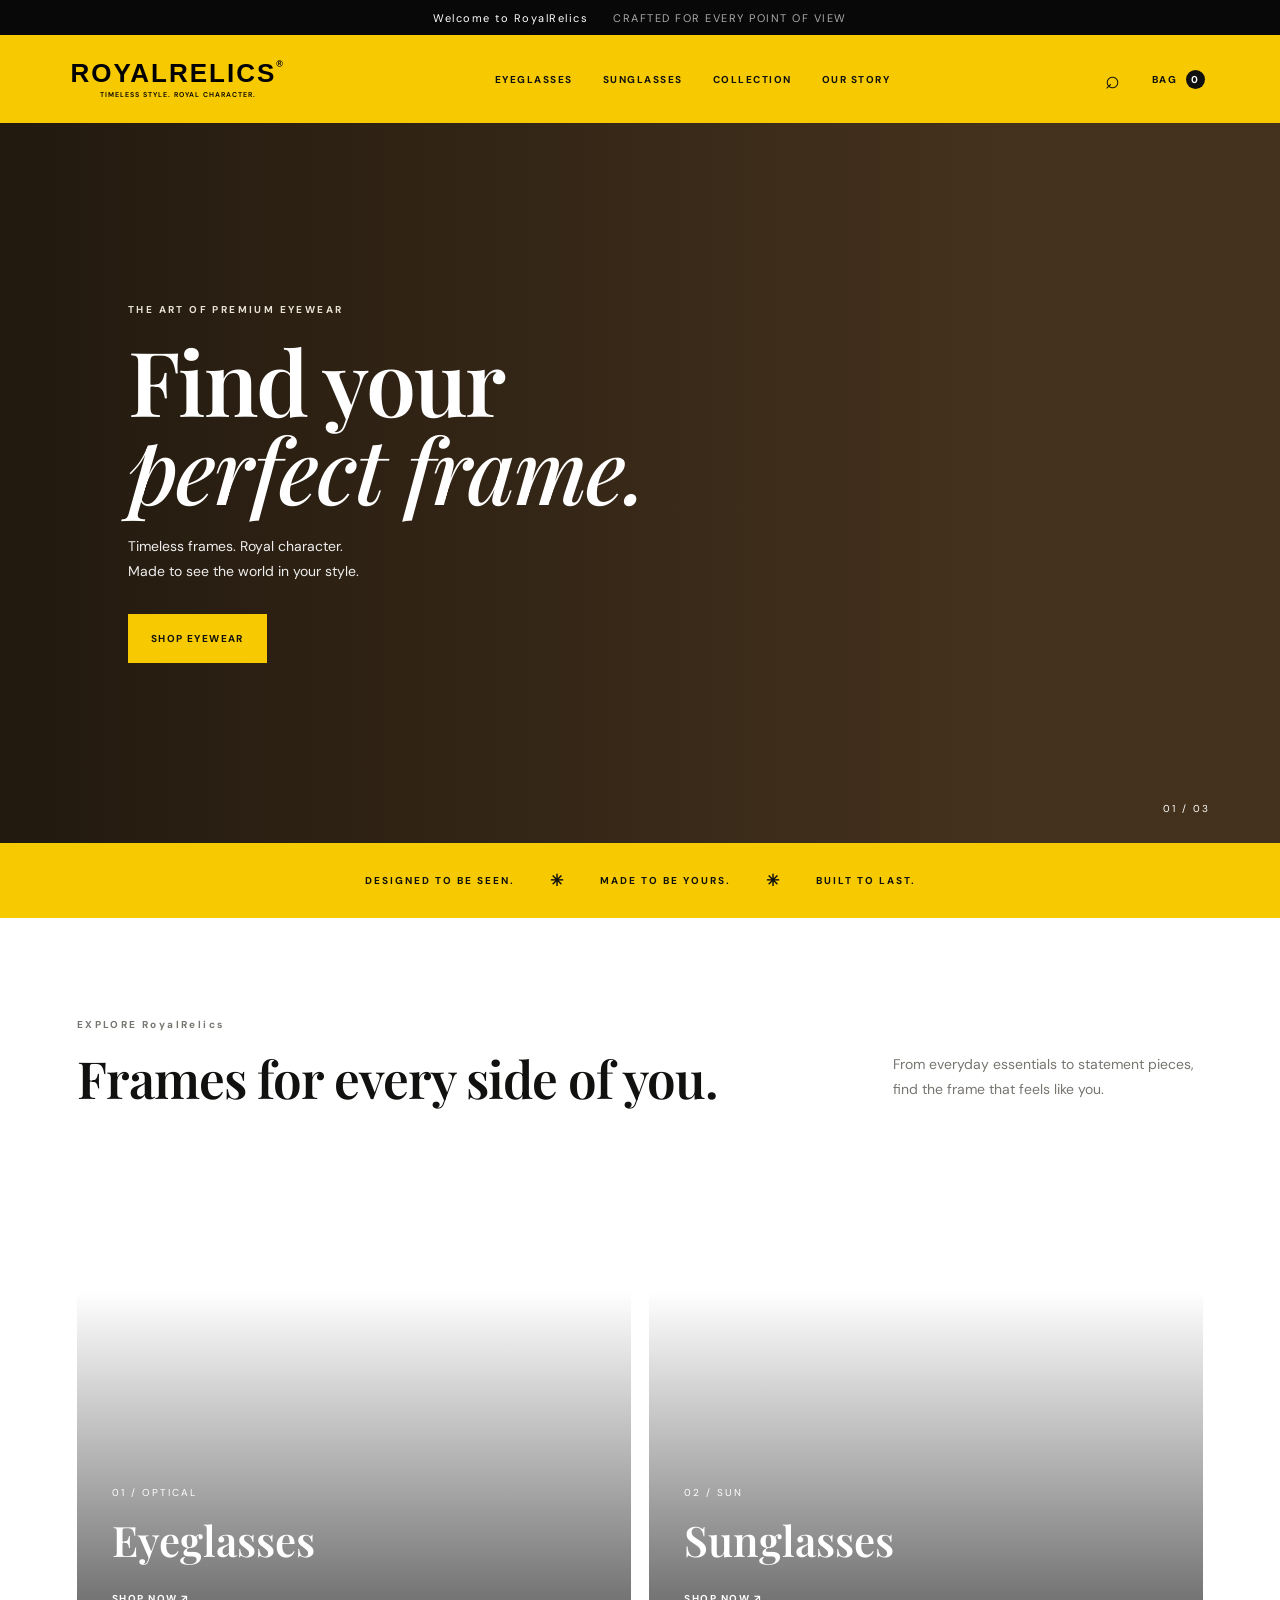
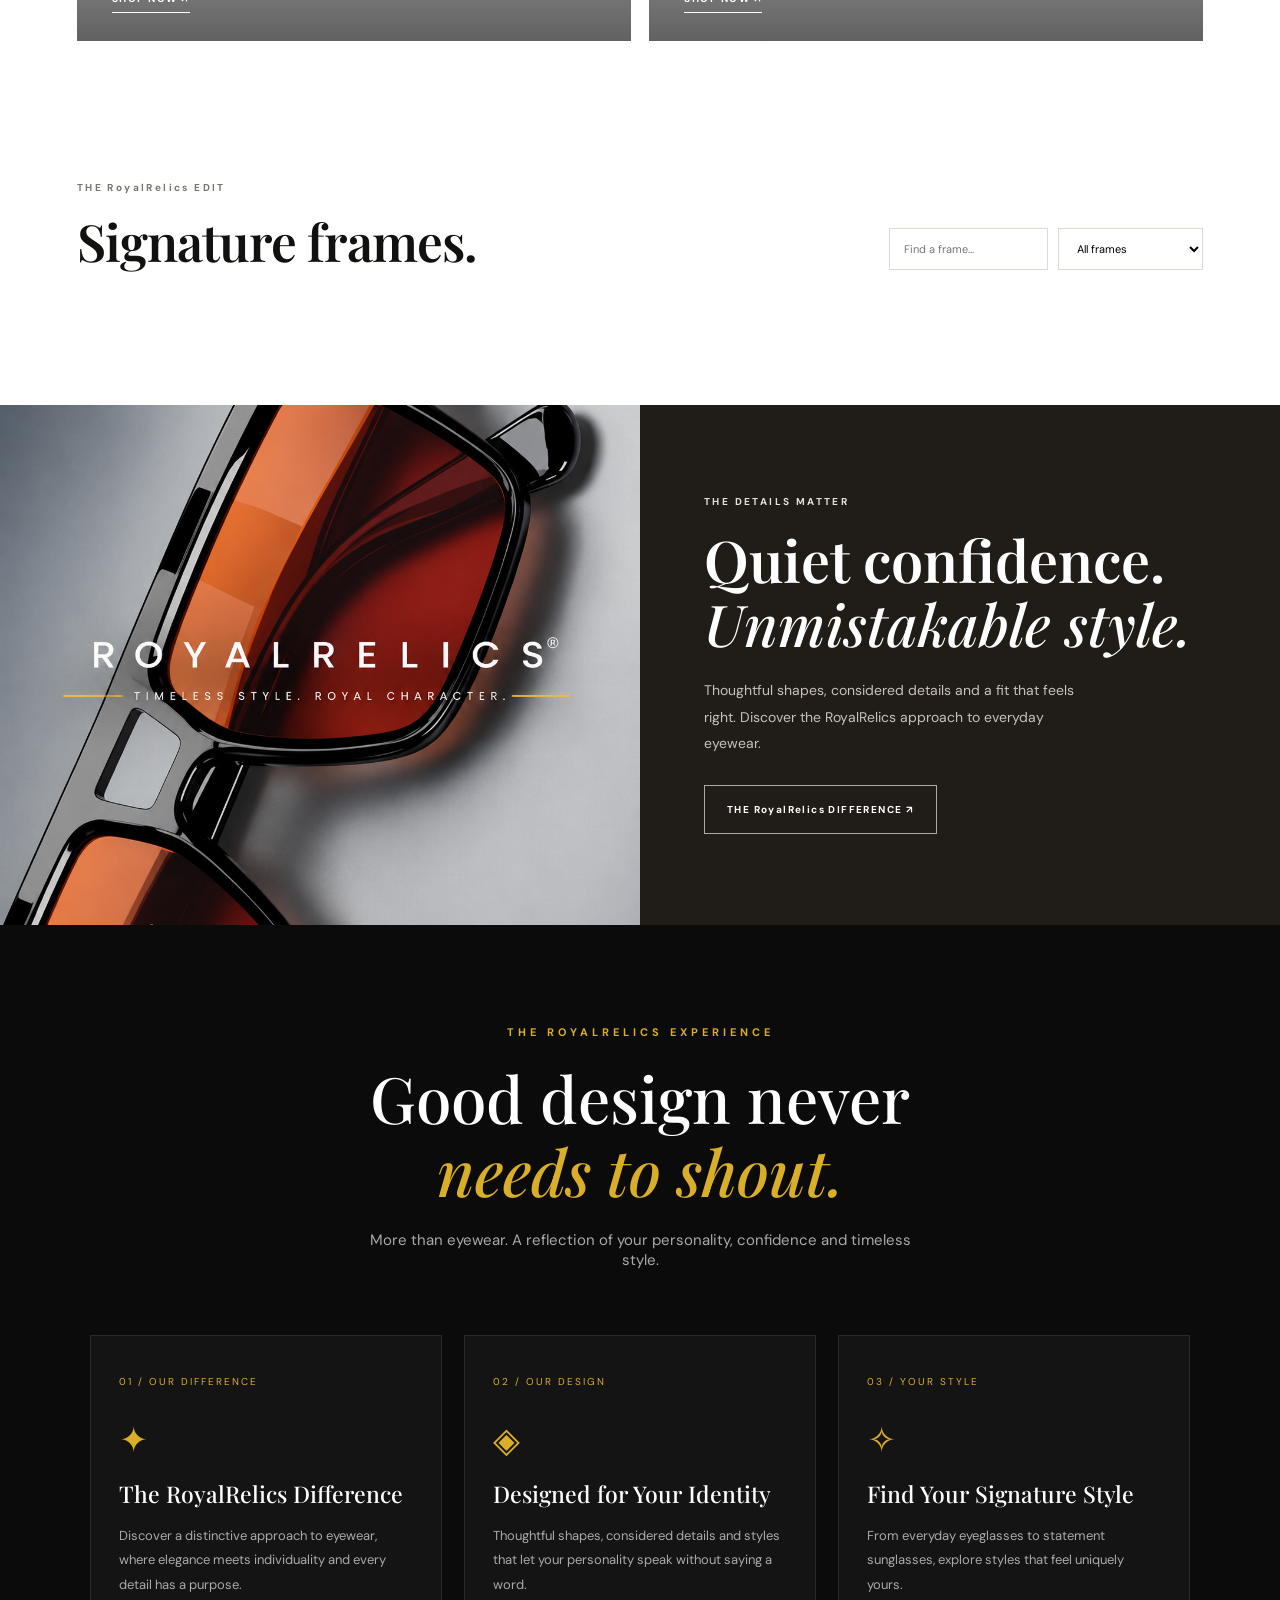
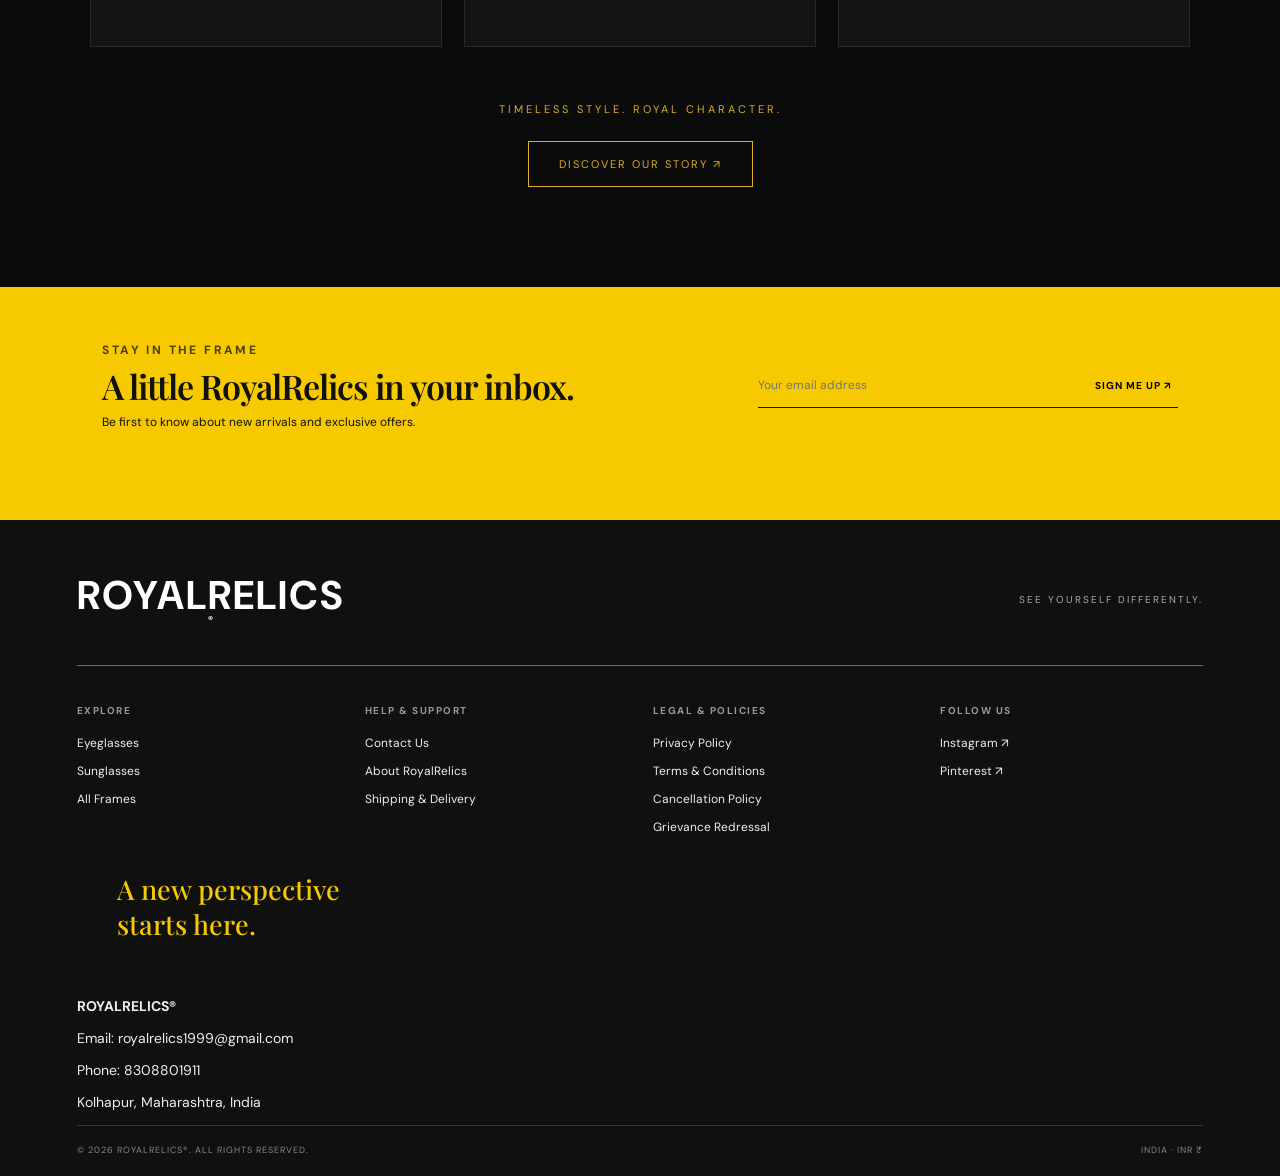
<file: index.html>
<!DOCTYPE html>
<html lang="en">
<head>
  <meta charset="UTF-8">
  <meta name="viewport" content="width=device-width, initial-scale=1.0">
  <meta name="description" content="Discover timeless premium eyewear at RoyalRelics.">
  <title>RoyalRelics — Eyewear with Character</title>
  <link rel="preconnect" href="https://fonts.googleapis.com">
  <link rel="preconnect" href="https://fonts.gstatic.com" crossorigin>
  <link href="https://fonts.googleapis.com/css2?family=DM+Sans:wght@400;500;600;700&family=Playfair+Display:wght@500;600;700&display=swap" rel="stylesheet">
  <link rel="stylesheet" href="./style.css">
</head>
<body>
  <div class="announcement">
    <span>Welcome to RoyalRelics</span>
    <span class="announcement-note">CRAFTED FOR EVERY POINT OF VIEW</span>
  </div>

  <header class="site-header">
    <button class="icon-btn menu-toggle" id="menuToggle" aria-label="Open menu">☰</button>
    <a href="index.html" class="brand">
      <div class="brand-name">ROYALRELICS<sup>®</sup></div>
      <div class="brand-tagline">TIMELESS STYLE. ROYAL CHARACTER.</div>
    </a>
    <nav class="main-nav" id="mainNav">
      <a href="#eyeglasses">EYEGLASSES</a>
      <a href="#sunglasses">SUNGLASSES</a>
      <a href="#collection">COLLECTION</a>
      <a href="about-us.html">OUR STORY</a>
    </nav>
    <div class="header-actions">
      <button class="icon-btn" id="searchToggle" aria-label="Search">⌕</button>
      <button class="icon-btn cart-trigger" id="cartToggle" aria-label="Shopping bag">BAG <span id="cartCount">0</span></button>
    </div>
  </header>

  <section class="search-panel" id="searchPanel">
    <input id="searchInput" type="search" placeholder="Search frames, styles, colours..." aria-label="Search products">
    <button id="searchClose" class="text-btn">CLOSE ✕</button>
  </section>

  <main>
    <section class="hero">
      <div class="hero-image"></div>
      <div class="hero-shade"></div>
      <div class="hero-copy">
        <p class="eyebrow light">THE ART OF PREMIUM EYEWEAR</p>
        <h1>Find your<br><em>perfect frame.</em></h1>
        <p class="hero-sub">Timeless frames. Royal character.<br>Made to see the world in your style.</p>
        <a class="button button-yellow" href="#collection">SHOP EYEWEAR</a>
      </div>
      <div class="hero-index">01 / 03</div>
    </section>

    <section class="intro-strip">
      <p>DESIGNED TO BE SEEN.</p><span>✳</span><p>MADE TO BE YOURS.</p><span>✳</span><p>BUILT TO LAST.</p>
    </section>

    <section class="category-section" id="collection">
      <div class="section-heading">
        <div><p class="eyebrow">EXPLORE RoyalRelics</p><h2>Frames for every side of you.</h2></div>
        <p class="section-description">From everyday essentials to statement pieces, find the frame that feels like you.</p>
      </div>
      <div class="category-grid">
        <a class="category-card category-one" id="eyeglasses" href="#products">
          <div><span>01 / OPTICAL</span><h3>Eyeglasses</h3><b>SHOP NOW ↗</b></div>
        </a>
        <a class="category-card category-two" id="sunglasses" href="#products">
          <div><span>02 / SUN</span><h3>Sunglasses</h3><b>SHOP NOW ↗</b></div>
        </a>
      </div>
    </section>

    <section class="products-section" id="products">
      <div class="section-heading product-heading">
        <div><p class="eyebrow">THE RoyalRelics EDIT</p><h2>Signature frames.</h2></div>
        <div class="product-controls">
          <input id="productSearch" type="search" placeholder="Find a frame..." aria-label="Filter frames">
          <select id="categoryFilter" aria-label="Filter category">
            <option value="all">All frames</option>
            <option value="Eyeglasses">Eyeglasses</option>
            <option value="Sunglasses">Sunglasses</option>
          </select>
        </div>
      </div>
      <div class="product-grid" id="productGrid"></div>
    </section>

    <section class="feature-banner">
      <div class="feature-photo"></div>
      <div class="feature-copy">
        <p class="eyebrow light">THE DETAILS MATTER</p>
        <h2>Quiet confidence.<br><em>Unmistakable style.</em></h2>
        <p>Thoughtful shapes, considered details and a fit that feels right. Discover the RoyalRelics approach to everyday eyewear.</p>
        <a class="button button-outline" href="about-us.html">THE RoyalRelics DIFFERENCE ↗</a>
      </div>
    </section>

   
<section class="brand-experience" id="story">

  <div class="experience-heading">
    <p class="eyebrow">THE ROYALRELICS EXPERIENCE</p>

    <h2>
      Good design never<br>
      <em>needs to shout.</em>
    </h2>

    <p class="experience-intro">
      More than eyewear. A reflection of your personality,
      confidence and timeless style.
    </p>
  </div>

  <div class="experience-grid">

    <div class="experience-card">
      <span class="experience-number">01 / OUR DIFFERENCE</span>
      <div class="experience-icon">✦</div>
      <h3>The RoyalRelics Difference</h3>
      <p>
        Discover a distinctive approach to eyewear,
        where elegance meets individuality and
        every detail has a purpose.
      </p>
    </div>

    <div class="experience-card">
      <span class="experience-number">02 / OUR DESIGN</span>
      <div class="experience-icon">◈</div>
      <h3>Designed for Your Identity</h3>
      <p>
        Thoughtful shapes, considered details and
        styles that let your personality speak
        without saying a word.
      </p>
    </div>

    <div class="experience-card">
      <span class="experience-number">03 / YOUR STYLE</span>
      <div class="experience-icon">✧</div>
      <h3>Find Your Signature Style</h3>
      <p>
        From everyday eyeglasses to statement
        sunglasses, explore styles that feel
        uniquely yours.
      </p>
    </div>

  </div>

  <div class="experience-bottom">
    <p>TIMELESS STYLE. ROYAL CHARACTER.</p>
    <a href="about-us.html" class="experience-button">
      DISCOVER OUR STORY ↗
    </a>
  </div>

</section>


    <section class="newsletter">
      <div><p class="eyebrow">STAY IN THE FRAME</p><h2>A little RoyalRelics in your inbox.</h2><p>Be first to know about new arrivals and exclusive offers.</p></div>
      <form id="newsletterForm"><input type="email" required placeholder="Your email address" aria-label="Email address"><button type="submit">SIGN ME UP ↗</button></form>
      <p class="newsletter-message" id="newsletterMessage" aria-live="polite"></p>
    </section>
  </main>

 <footer class="footer">

  <div class="footer-top">
    <a class="brand footer-brand" href="index.html">
      ROYALRELICS<span>®</span>
    </a>
    <p>SEE YOURSELF DIFFERENTLY.</p>
  </div>

  <div class="footer-columns">

    <!-- EXPLORE -->
    <div>
      <h4>EXPLORE</h4>
      <a href="#eyeglasses">Eyeglasses</a>
      <a href="#sunglasses">Sunglasses</a>
      <a href="#products">All Frames</a>
    </div>

    <!-- HELP -->
<div>
  <h4>HELP & SUPPORT</h4>
  <a href="contact-us.html">Contact Us</a>
  <a href="about-us.html">About RoyalRelics</a>
  <a href="shipping-policy.html">Shipping & Delivery</a>
</div>

    <!-- LEGAL -->
    <div>
      <h4>LEGAL & POLICIES</h4>
      <a href="privacy-policy.html">Privacy Policy</a>
      <a href="terms-and-conditions.html">Terms & Conditions</a>
      <a href="cancellation-policy.html">Cancellation Policy</a>
      <a href="grievance-redressal.html">Grievance Redressal</a>
    </div>

    <!-- FOLLOW -->
    <div>
      <h4>FOLLOW US</h4>
      <a href="https://www.instagram.com/royalrelics19/" target="_blank" rel="noopener noreferrer">Instagram ↗</a>
      <a href="#" target="_blank">Pinterest ↗</a>
    </div>

    <div class="footer-note">
      A new perspective<br>
      starts here.
    </div>

  </div>

  <div class="footer-contact">
    <p><strong>ROYALRELICS®</strong></p>
    <p>Email: royalrelics1999@gmail.com</p>
    <p>Phone: 8308801911</p>
    <p>Kolhapur, Maharashtra, India</p>
  </div>

  <div class="footer-bottom">
    <span>© 2026 ROYALRELICS®. ALL RIGHTS RESERVED.</span>
    <span>INDIA · INR ₹</span>
  </div>

</footer>

  <!-- Product details modal -->
  <div class="product-modal" id="productModal" aria-hidden="true">
    <div class="product-modal-content" role="dialog" aria-modal="true" aria-labelledby="productModalTitle">
      <button class="product-modal-close" id="productModalClose" aria-label="Close product details">✕</button>
      <div id="productModalBody"></div>
    </div>
  </div>

  <div class="cart-drawer" id="cartDrawer" aria-hidden="true">
    <div class="cart-head"><h3>Your bag <span id="drawerCount">(0)</span></h3><button class="icon-btn" id="cartClose" aria-label="Close bag">✕</button></div>
    <div id="cartItems" class="cart-items"><p class="empty-cart">Your bag is currently empty.</p></div>
    <button class="button button-dark" id="checkoutButton">
  CONTINUE TO WHATSAPP
</button>
<small>Place your order directly through WhatsApp.</small>
  </div>
  <div class="overlay" id="overlay"></div>
  <script src="./script.js"></script>
</body>
</html>
</file>
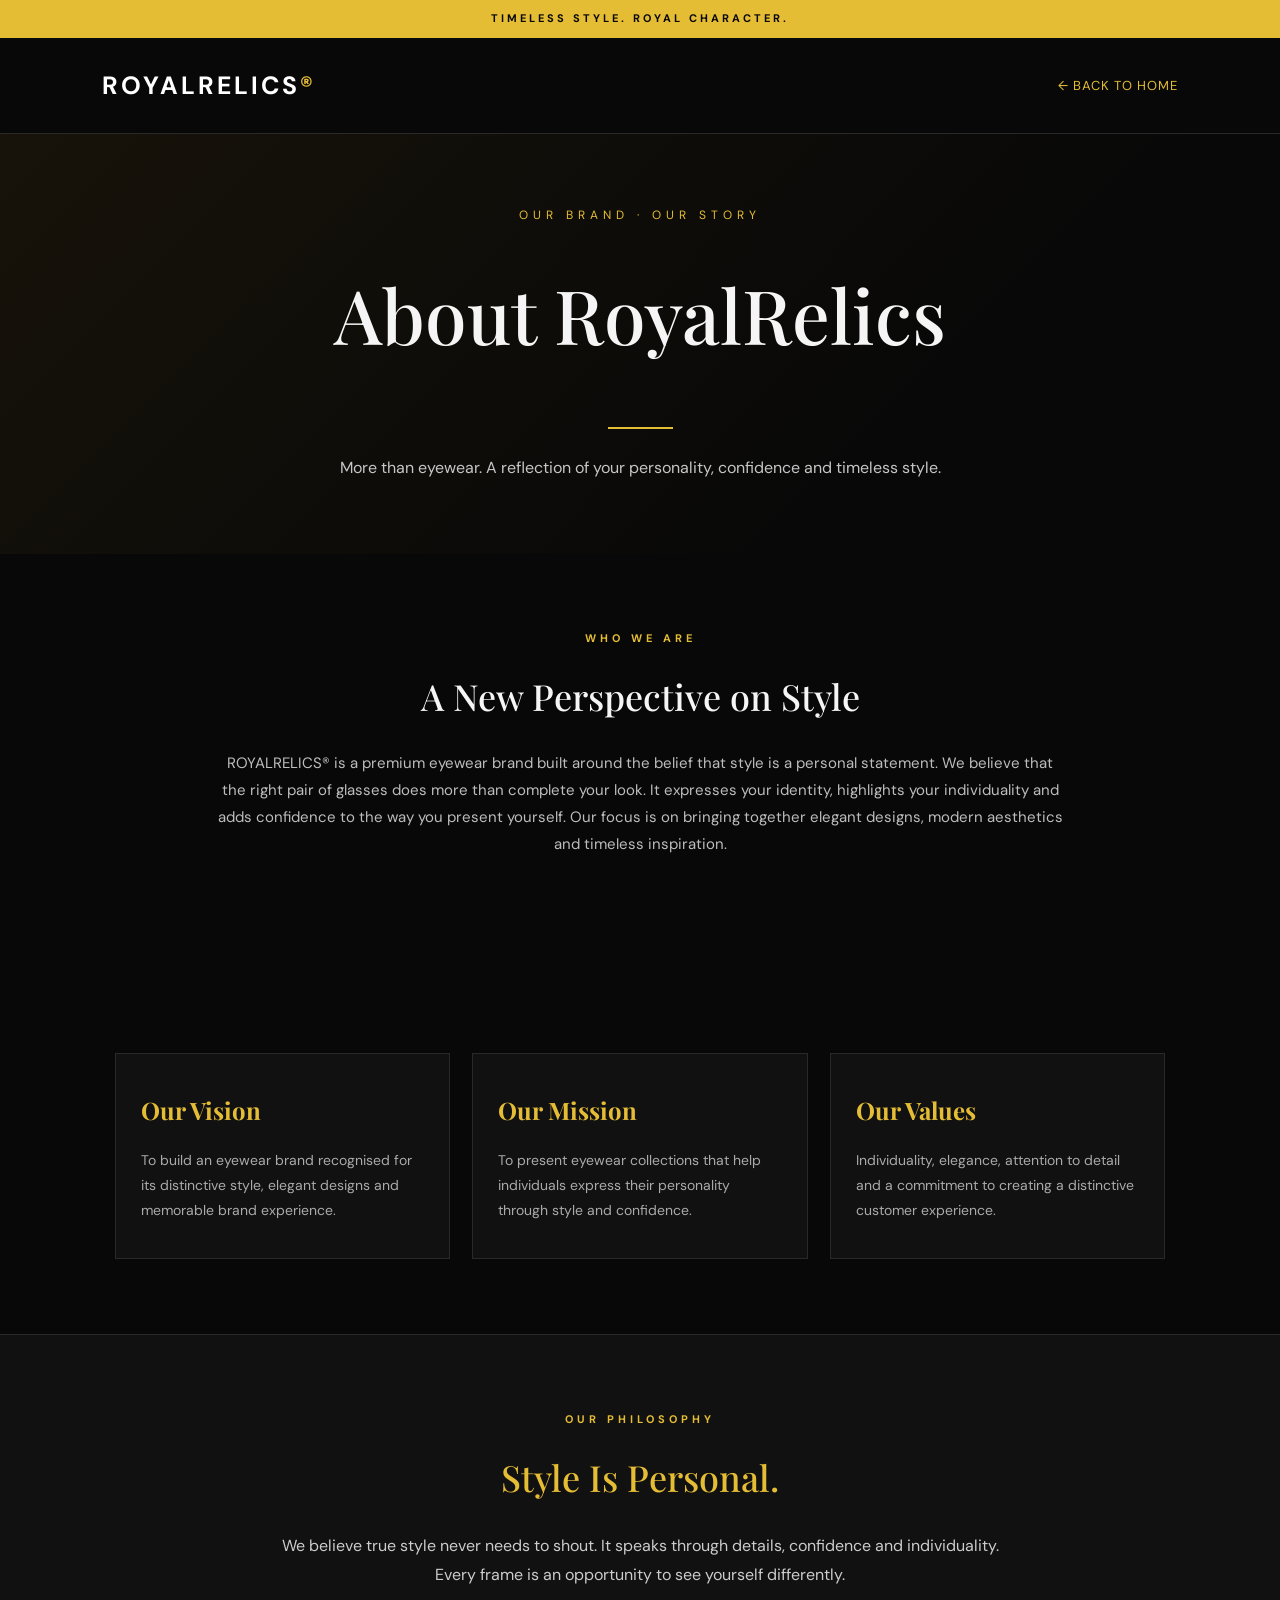
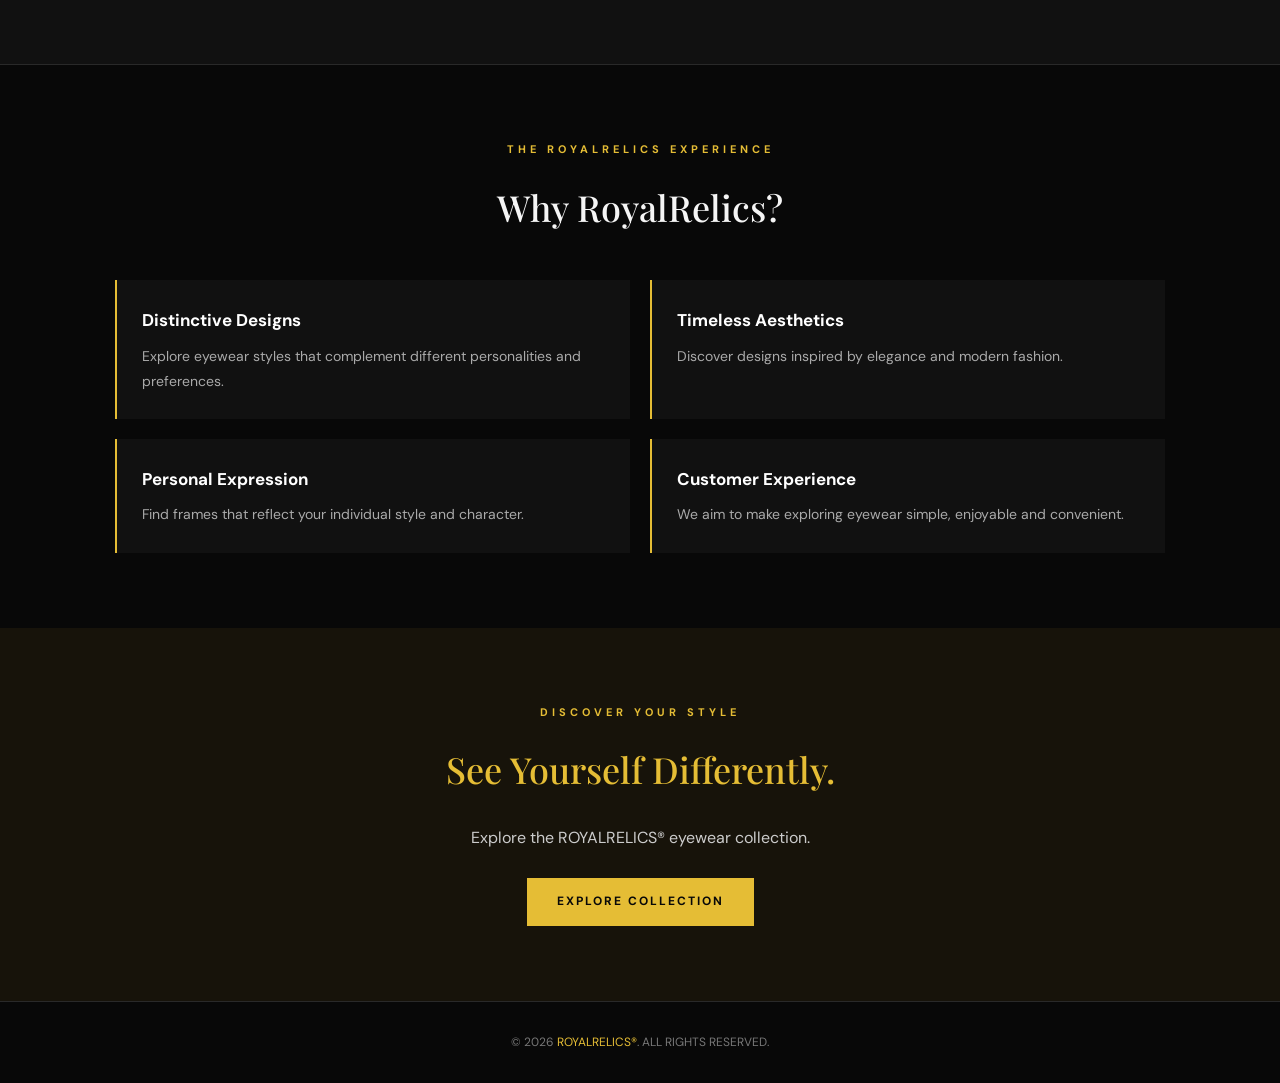
<file: about-us.html>
<!DOCTYPE html>
<html lang="en">
<head>
<meta charset="UTF-8">
<meta name="viewport" content="width=device-width, initial-scale=1.0">

<title>About Us | ROYALRELICS®</title>

<link rel="preconnect" href="https://fonts.googleapis.com">
<link rel="preconnect" href="https://fonts.gstatic.com" crossorigin>

<link href="https://fonts.googleapis.com/css2?family=DM+Sans:wght@400;500;600;700&family=Playfair+Display:wght@500;600;700&display=swap" rel="stylesheet">

<style>
* {
    margin: 0;
    padding: 0;
    box-sizing: border-box;
}

body {
    background: #080808;
    color: #f5f5f5;
    font-family: 'DM Sans', sans-serif;
    line-height: 1.8;
}

:root {
    --gold: #e5bd35;
    --black: #080808;
    --white: #ffffff;
    --muted: #aaa;
}

.top-bar {
    background: var(--gold);
    color: #080808;
    text-align: center;
    padding: 9px;
    font-size: 11px;
    letter-spacing: 3px;
    font-weight: 700;
}

header {
    padding: 25px 8%;
    border-bottom: 1px solid #292929;
    display: flex;
    justify-content: space-between;
    align-items: center;
}

.logo {
    color: white;
    text-decoration: none;
    font-size: 25px;
    font-weight: 700;
    letter-spacing: 3px;
}

.logo span {
    color: var(--gold);
}

.back-home {
    color: var(--gold);
    text-decoration: none;
    font-size: 13px;
    letter-spacing: 1px;
}

.back-home:hover {
    color: white;
}

.hero {
    min-height: 420px;
    background: linear-gradient(135deg, #17130a, #080808 70%);
    display: flex;
    flex-direction: column;
    justify-content: center;
    align-items: center;
    text-align: center;
    padding: 70px 20px;
}

.eyebrow {
    color: var(--gold);
    font-size: 12px;
    letter-spacing: 5px;
    margin-bottom: 20px;
}

.hero h1 {
    font-family: 'Playfair Display', serif;
    font-size: clamp(42px, 7vw, 75px);
    font-weight: 500;
    margin-bottom: 20px;
}

.hero p {
    color: #c6c6c6;
    font-size: 16px;
    max-width: 650px;
}

.gold-line {
    width: 65px;
    height: 2px;
    background: var(--gold);
    margin: 25px auto;
}

.container {
    max-width: 1100px;
    margin: auto;
    padding: 75px 25px;
}

.section-label {
    color: var(--gold);
    letter-spacing: 4px;
    font-size: 11px;
    font-weight: 700;
    margin-bottom: 15px;
}

h2 {
    font-family: 'Playfair Display', serif;
    font-size: 36px;
    font-weight: 500;
    margin-bottom: 22px;
}

.section-text {
    color: #bdbdbd;
    font-size: 15px;
    max-width: 850px;
}

.story-section {
    text-align: center;
}

.story-section .section-text {
    margin: auto;
}

.cards {
    display: grid;
    grid-template-columns: repeat(3, 1fr);
    gap: 22px;
    margin-top: 45px;
}

.card {
    background: #111;
    border: 1px solid #292929;
    padding: 35px 25px;
    transition: 0.3s;
}

.card:hover {
    border-color: var(--gold);
    transform: translateY(-5px);
}

.card h3 {
    color: var(--gold);
    font-family: 'Playfair Display', serif;
    font-size: 24px;
    margin-bottom: 15px;
}

.card p {
    color: #aaa;
    font-size: 14px;
}

.philosophy {
    background: #111;
    text-align: center;
    border-top: 1px solid #292929;
    border-bottom: 1px solid #292929;
}

.philosophy h2 {
    color: var(--gold);
}

.philosophy p {
    color: #ccc;
    max-width: 750px;
    margin: auto;
}

.why-section {
    text-align: center;
}

.why-grid {
    display: grid;
    grid-template-columns: repeat(2, 1fr);
    gap: 20px;
    margin-top: 40px;
    text-align: left;
}

.why-item {
    padding: 25px;
    border-left: 2px solid var(--gold);
    background: #111;
}

.why-item h3 {
    color: white;
    font-size: 17px;
    margin-bottom: 8px;
}

.why-item p {
    color: #aaa;
    font-size: 14px;
}

.closing {
    text-align: center;
    background: #17130a;
}

.closing h2 {
    color: var(--gold);
}

.closing p {
    color: #ccc;
    margin-bottom: 25px;
}

.cta {
    display: inline-block;
    padding: 13px 30px;
    background: var(--gold);
    color: #080808;
    text-decoration: none;
    font-size: 12px;
    font-weight: 700;
    letter-spacing: 2px;
    transition: 0.3s;
}

.cta:hover {
    background: white;
}

footer {
    padding: 30px 20px;
    border-top: 1px solid #292929;
    text-align: center;
    color: #777;
    font-size: 12px;
}

footer span {
    color: var(--gold);
}

@media(max-width: 700px) {
    header {
        padding: 20px;
    }

    .logo {
        font-size: 19px;
    }

    .hero {
        min-height: 350px;
    }

    .hero p {
        font-size: 14px;
    }

    .container {
        padding: 55px 22px;
    }

    h2 {
        font-size: 29px;
    }

    .cards {
        grid-template-columns: 1fr;
    }

    .why-grid {
        grid-template-columns: 1fr;
    }
}
</style>
</head>

<body>

<div class="top-bar">
    TIMELESS STYLE. ROYAL CHARACTER.
</div>

<header>
    <a href="index.html" class="logo">
        ROYALRELICS<span>®</span>
    </a>

    <a href="index.html" class="back-home">
        ← BACK TO HOME
    </a>
</header>

<section class="hero">
    <div class="eyebrow">OUR BRAND · OUR STORY</div>

    <h1>About RoyalRelics</h1>

    <div class="gold-line"></div>

    <p>
        More than eyewear. A reflection of your personality,
        confidence and timeless style.
    </p>
</section>

<section class="container story-section">

    <div class="section-label">WHO WE ARE</div>

    <h2>A New Perspective on Style</h2>

    <p class="section-text">
        ROYALRELICS® is a premium eyewear brand built around
        the belief that style is a personal statement.

        We believe that the right pair of glasses does more
        than complete your look. It expresses your identity,
        highlights your individuality and adds confidence
        to the way you present yourself.

        Our focus is on bringing together elegant designs,
        modern aesthetics and timeless inspiration.
    </p>

</section>

<section class="container">

    <div class="cards">

        <div class="card">
            <h3>Our Vision</h3>
            <p>
                To build an eyewear brand recognised for its
                distinctive style, elegant designs and
                memorable brand experience.
            </p>
        </div>

        <div class="card">
            <h3>Our Mission</h3>
            <p>
                To present eyewear collections that help
                individuals express their personality
                through style and confidence.
            </p>
        </div>

        <div class="card">
            <h3>Our Values</h3>
            <p>
                Individuality, elegance, attention to detail
                and a commitment to creating a distinctive
                customer experience.
            </p>
        </div>

    </div>

</section>

<section class="philosophy">

    <div class="container">

        <div class="section-label">OUR PHILOSOPHY</div>

        <h2>Style Is Personal.</h2>

        <p>
            We believe true style never needs to shout.
            It speaks through details, confidence and
            individuality. Every frame is an opportunity
            to see yourself differently.
        </p>

    </div>

</section>

<section class="container why-section">

    <div class="section-label">THE ROYALRELICS EXPERIENCE</div>

    <h2>Why RoyalRelics?</h2>

    <div class="why-grid">

        <div class="why-item">
            <h3>Distinctive Designs</h3>
            <p>
                Explore eyewear styles that complement
                different personalities and preferences.
            </p>
        </div>

        <div class="why-item">
            <h3>Timeless Aesthetics</h3>
            <p>
                Discover designs inspired by elegance
                and modern fashion.
            </p>
        </div>

        <div class="why-item">
            <h3>Personal Expression</h3>
            <p>
                Find frames that reflect your individual
                style and character.
            </p>
        </div>

        <div class="why-item">
            <h3>Customer Experience</h3>
            <p>
                We aim to make exploring eyewear simple,
                enjoyable and convenient.
            </p>
        </div>

    </div>

</section>

<section class="closing">

    <div class="container">

        <div class="section-label">DISCOVER YOUR STYLE</div>

        <h2>See Yourself Differently.</h2>

        <p>
            Explore the ROYALRELICS® eyewear collection.
        </p>

        <a href="index.html#products" class="cta">
            EXPLORE COLLECTION
        </a>

    </div>

</section>

<footer>
    © 2026 <span>ROYALRELICS®</span>. ALL RIGHTS RESERVED.
</footer>

</body>
</html>
</file>
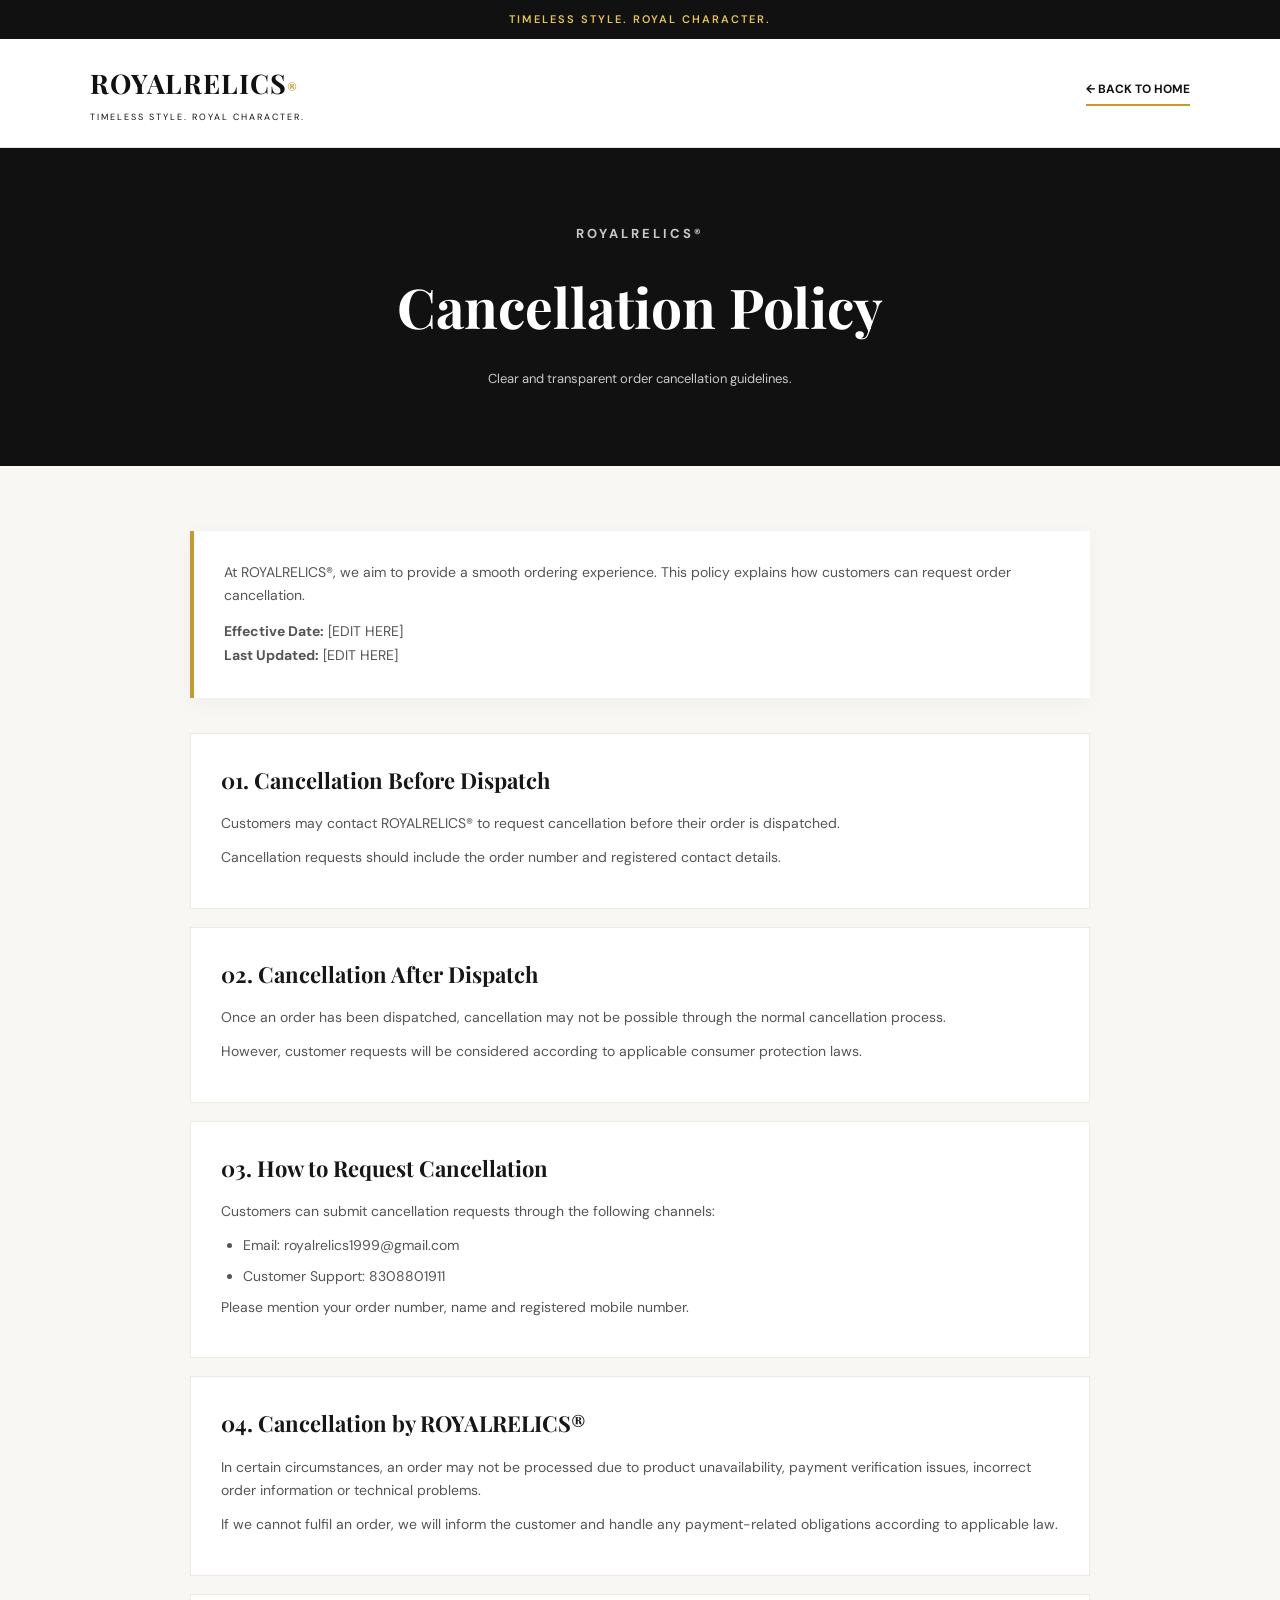
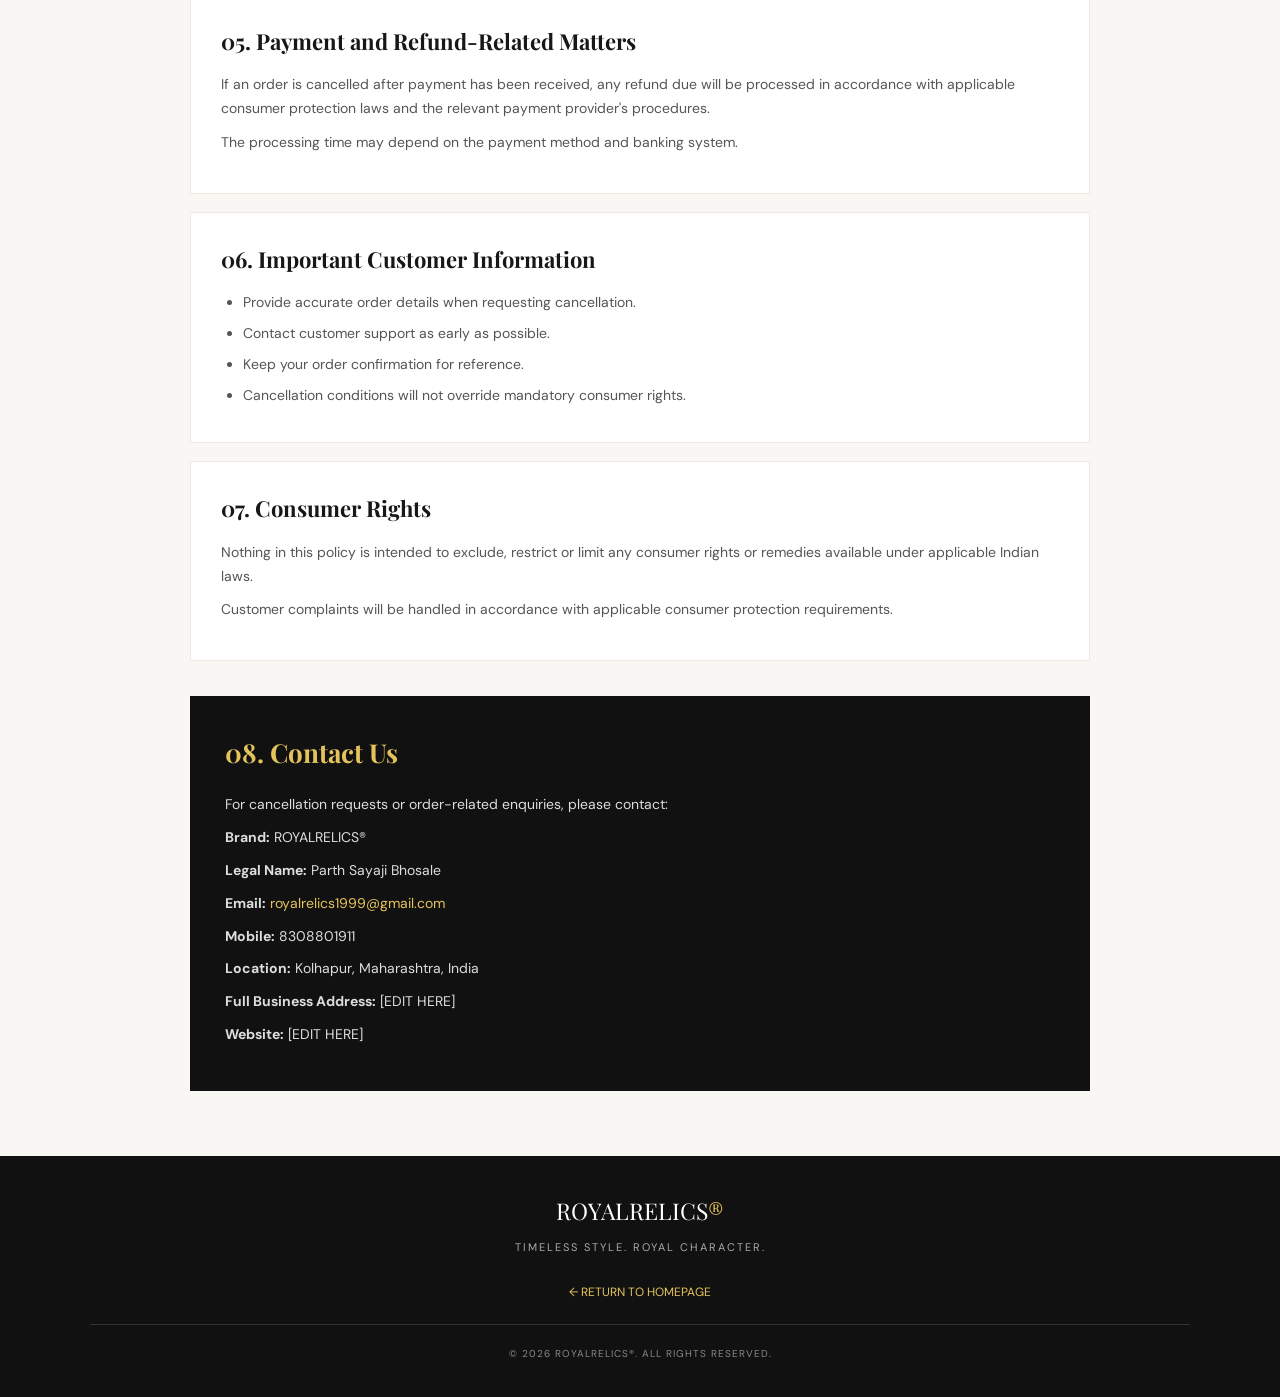
<file: cancellation-policy.html>
<!DOCTYPE html>
<html lang="en">

<head>
  <meta charset="UTF-8">
  <meta name="viewport" content="width=device-width, initial-scale=1.0">

  <meta name="description" content="Read the ROYALRELICS Cancellation Policy.">

  <title>Cancellation Policy | ROYALRELICS®</title>

  <link rel="preconnect" href="https://fonts.googleapis.com">
  <link rel="preconnect" href="https://fonts.gstatic.com" crossorigin>

  <link href="https://fonts.googleapis.com/css2?family=DM+Sans:wght@400;500;600;700&family=Playfair+Display:wght@500;600;700&display=swap" rel="stylesheet">

  <style>
    * {
      margin: 0;
      padding: 0;
      box-sizing: border-box;
    }

    body {
      font-family: 'DM Sans', sans-serif;
      background: #f8f7f3;
      color: #171717;
      line-height: 1.7;
    }

    .announcement {
      background: #111;
      color: #e5c35b;
      text-align: center;
      padding: 10px;
      font-size: 11px;
      letter-spacing: 2px;
      font-weight: 600;
    }

    .header {
      background: #fff;
      padding: 22px 7%;
      display: flex;
      justify-content: space-between;
      align-items: center;
      border-bottom: 1px solid #e8e5dc;
    }

    .brand {
      text-decoration: none;
      color: #111;
    }

    .brand-name {
      font-family: 'Playfair Display', serif;
      font-size: 27px;
      font-weight: 700;
      letter-spacing: 1px;
    }

    .brand-name span {
      color: #c39a32;
      font-size: 15px;
    }

    .tagline {
      font-size: 9px;
      letter-spacing: 2px;
      margin-top: 3px;
    }

    .home-link {
      text-decoration: none;
      color: #111;
      font-size: 12px;
      font-weight: 700;
      border-bottom: 2px solid #c39a32;
      padding-bottom: 5px;
    }

    .page-hero {
      background: #111;
      color: white;
      text-align: center;
      padding: 75px 20px;
    }

    .eyebrow {
      color: #e5c35b;
      font-size: 11px;
      letter-spacing: 3px;
      font-weight: 700;
    }

    .page-hero h1 {
      font-family: 'Playfair Display', serif;
      font-size: clamp(34px, 6vw, 55px);
      margin: 15px 0;
    }

    .page-hero p {
      color: #c9c9c9;
      font-size: 13px;
    }

    .policy-container {
      max-width: 950px;
      margin: 65px auto;
      padding: 0 25px;
    }

    .policy-intro {
      background: white;
      padding: 30px;
      border-left: 4px solid #c39a32;
      margin-bottom: 35px;
      box-shadow: 0 5px 20px rgba(0,0,0,0.04);
    }

    .policy-intro p,
    .policy-section p {
      font-size: 14px;
      color: #555;
    }

    .policy-section {
      background: white;
      padding: 28px 30px;
      margin-bottom: 18px;
      border: 1px solid #eeeae0;
    }

    .policy-section h2 {
      font-family: 'Playfair Display', serif;
      font-size: 22px;
      margin-bottom: 13px;
    }

    .policy-section p {
      margin-bottom: 10px;
    }

    .policy-section ul {
      padding-left: 22px;
      color: #555;
      font-size: 14px;
    }

    .policy-section li {
      margin-bottom: 7px;
    }

    .contact-box {
      background: #111;
      color: white;
      padding: 35px;
      margin-top: 35px;
    }

    .contact-box h2 {
      font-family: 'Playfair Display', serif;
      font-size: 26px;
      margin-bottom: 18px;
      color: #e5c35b;
    }

    .contact-box p {
      font-size: 14px;
      margin-bottom: 9px;
      color: #ddd;
    }

    .contact-box a {
      color: #e5c35b;
      text-decoration: none;
    }

    .footer {
      background: #111;
      color: white;
      padding: 35px 7%;
      text-align: center;
    }

    .footer-brand {
      font-family: 'Playfair Display', serif;
      font-size: 23px;
      margin-bottom: 8px;
    }

    .footer-brand span {
      color: #e5c35b;
    }

    .footer p {
      color: #aaa;
      font-size: 11px;
      letter-spacing: 2px;
      margin-bottom: 20px;
    }

    .footer a {
      color: #e5c35b;
      text-decoration: none;
      font-size: 12px;
    }

    .footer-bottom {
      border-top: 1px solid #333;
      padding-top: 20px;
      margin-top: 20px;
      color: #888;
      font-size: 10px;
      letter-spacing: 1px;
    }

    @media (max-width: 600px) {
      .header {
        padding: 18px 5%;
      }

      .brand-name {
        font-size: 21px;
      }

      .tagline {
        font-size: 7px;
        letter-spacing: 1px;
      }

      .home-link {
        font-size: 10px;
      }

      .page-hero {
        padding: 55px 15px;
      }

      .policy-container {
        margin: 35px auto;
        padding: 0 15px;
      }

      .policy-intro,
      .policy-section {
        padding: 22px 18px;
      }

      .policy-section h2 {
        font-size: 19px;
      }

      .policy-section p,
      .policy-section ul {
        font-size: 13px;
      }

      .contact-box {
        padding: 25px 20px;
      }
    }
  </style>
</head>

<body>

  <div class="announcement">
    TIMELESS STYLE. ROYAL CHARACTER.
  </div>

  <header class="header">

    <a href="index.html" class="brand">
      <div class="brand-name">ROYALRELICS<span>®</span></div>
      <div class="tagline">TIMELESS STYLE. ROYAL CHARACTER.</div>
    </a>

    <a href="index.html" class="home-link">
      ← BACK TO HOME
    </a>

  </header>

  <section class="page-hero">
    <p class="eyebrow">ROYALRELICS®</p>
    <h1>Cancellation Policy</h1>
    <p>Clear and transparent order cancellation guidelines.</p>
  </section>

  <main class="policy-container">

    <div class="policy-intro">
      <p>
        At ROYALRELICS®, we aim to provide a smooth
        ordering experience. This policy explains how
        customers can request order cancellation.
      </p>

      <p style="margin-top:12px;">
        <strong>Effective Date:</strong> [EDIT HERE]<br>
        <strong>Last Updated:</strong> [EDIT HERE]
      </p>
    </div>

    <section class="policy-section">
      <h2>01. Cancellation Before Dispatch</h2>

      <p>
        Customers may contact ROYALRELICS® to request
        cancellation before their order is dispatched.
      </p>

      <p>
        Cancellation requests should include the order
        number and registered contact details.
      </p>
    </section>

    <section class="policy-section">
      <h2>02. Cancellation After Dispatch</h2>

      <p>
        Once an order has been dispatched, cancellation
        may not be possible through the normal cancellation
        process.
      </p>

      <p>
        However, customer requests will be considered
        according to applicable consumer protection laws.
      </p>
    </section>

    <section class="policy-section">
      <h2>03. How to Request Cancellation</h2>

      <p>
        Customers can submit cancellation requests
        through the following channels:
      </p>

      <ul>
        <li>Email: royalrelics1999@gmail.com</li>
        <li>Customer Support: 8308801911</li>
      </ul>

      <p>
        Please mention your order number, name and
        registered mobile number.
      </p>
    </section>

    <section class="policy-section">
      <h2>04. Cancellation by ROYALRELICS®</h2>

      <p>
        In certain circumstances, an order may not be
        processed due to product unavailability, payment
        verification issues, incorrect order information
        or technical problems.
      </p>

      <p>
        If we cannot fulfil an order, we will inform
        the customer and handle any payment-related
        obligations according to applicable law.
      </p>
    </section>

    <section class="policy-section">
      <h2>05. Payment and Refund-Related Matters</h2>

      <p>
        If an order is cancelled after payment has been
        received, any refund due will be processed in
        accordance with applicable consumer protection
        laws and the relevant payment provider's procedures.
      </p>

      <p>
        The processing time may depend on the payment
        method and banking system.
      </p>
    </section>

    <section class="policy-section">
      <h2>06. Important Customer Information</h2>

      <ul>
        <li>Provide accurate order details when requesting cancellation.</li>
        <li>Contact customer support as early as possible.</li>
        <li>Keep your order confirmation for reference.</li>
        <li>Cancellation conditions will not override mandatory consumer rights.</li>
      </ul>
    </section>

    <section class="policy-section">
      <h2>07. Consumer Rights</h2>

      <p>
        Nothing in this policy is intended to exclude,
        restrict or limit any consumer rights or remedies
        available under applicable Indian laws.
      </p>

      <p>
        Customer complaints will be handled in accordance
        with applicable consumer protection requirements.
      </p>
    </section>

    <div class="contact-box">

      <h2>08. Contact Us</h2>

      <p>
        For cancellation requests or order-related
        enquiries, please contact:
      </p>

      <p><strong>Brand:</strong> ROYALRELICS®</p>

      <p><strong>Legal Name:</strong> Parth Sayaji Bhosale</p>

      <p>
        <strong>Email:</strong>
        <a href="mailto:royalrelics1999@gmail.com">
          royalrelics1999@gmail.com
        </a>
      </p>

      <p><strong>Mobile:</strong> 8308801911</p>

      <p><strong>Location:</strong> Kolhapur, Maharashtra, India</p>

      <p><strong>Full Business Address:</strong> [EDIT HERE]</p>

      <p><strong>Website:</strong> [EDIT HERE]</p>

    </div>

  </main>

  <footer class="footer">

    <div class="footer-brand">
      ROYALRELICS<span>®</span>
    </div>

    <p>TIMELESS STYLE. ROYAL CHARACTER.</p>

    <a href="index.html">← RETURN TO HOMEPAGE</a>

    <div class="footer-bottom">
      © 2026 ROYALRELICS®. ALL RIGHTS RESERVED.
    </div>

  </footer>

</body>
</html>
</file>
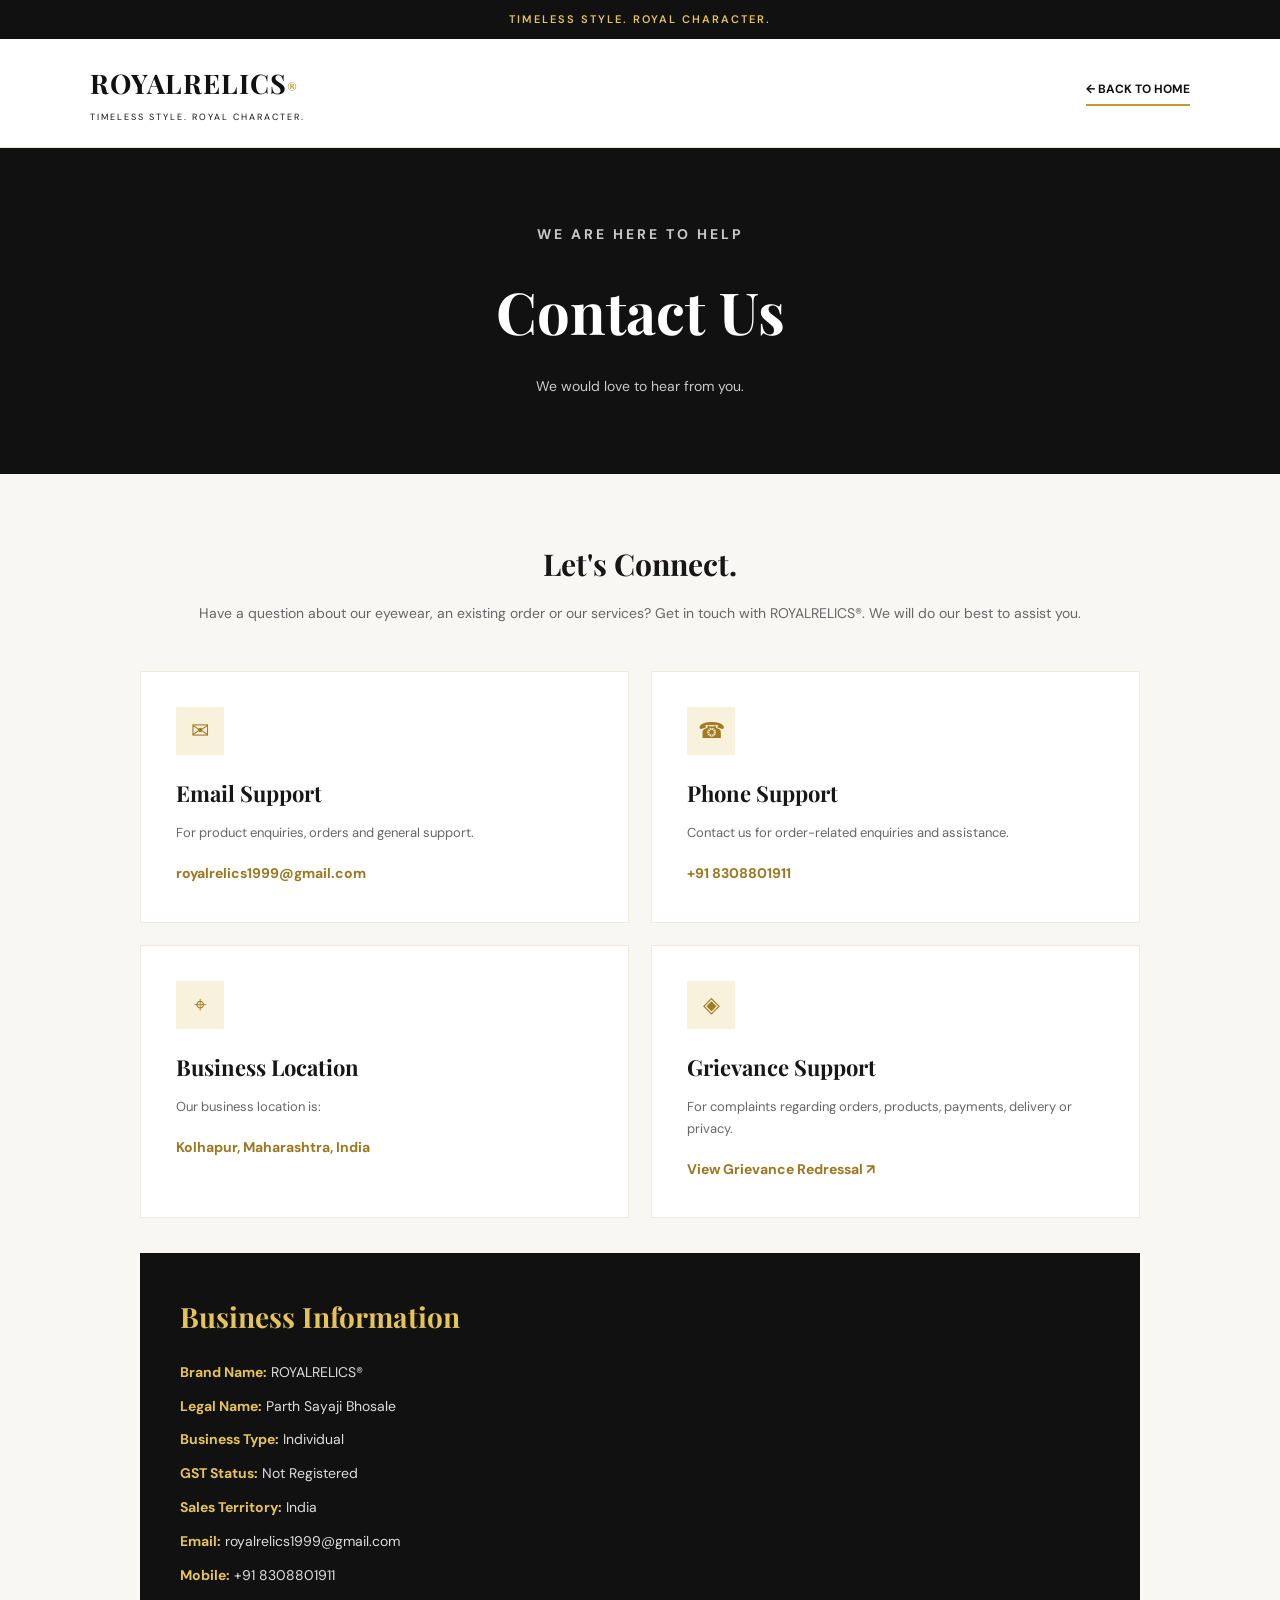
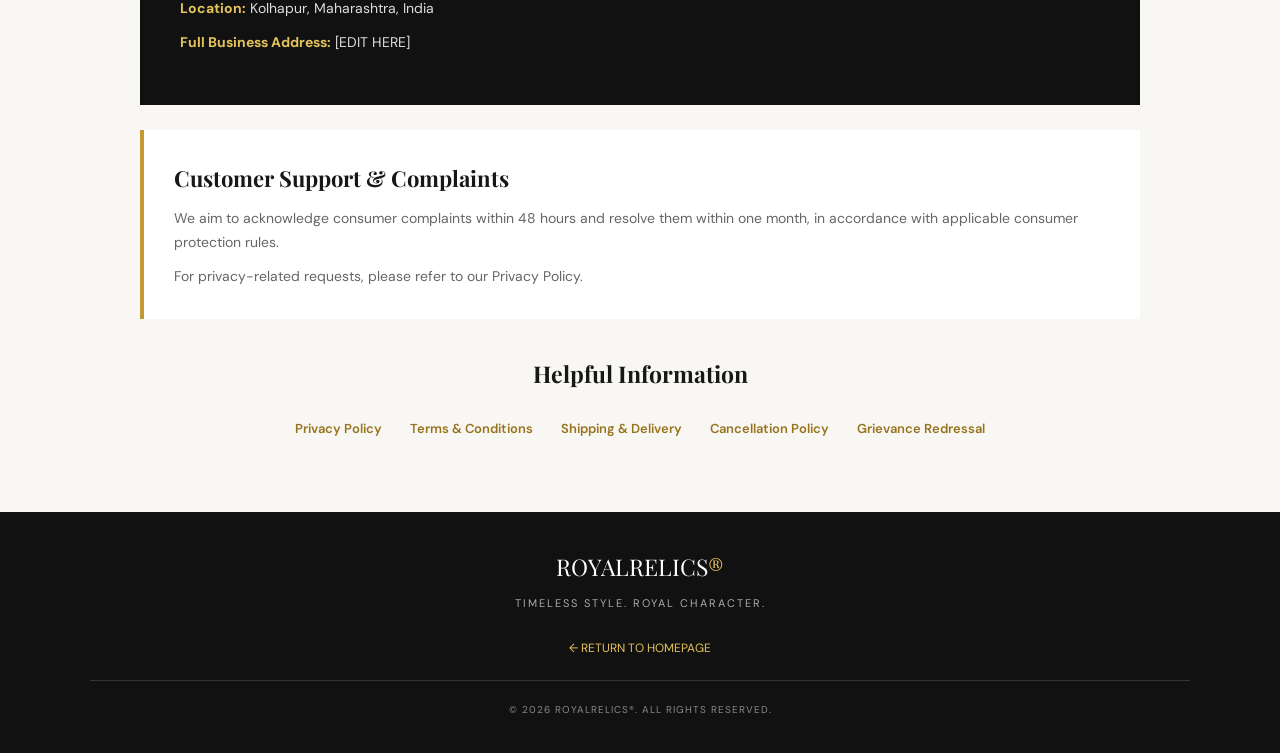
<file: contact-us.html>
<!DOCTYPE html>
<html lang="en">

<head>
  <meta charset="UTF-8">
  <meta name="viewport" content="width=device-width, initial-scale=1.0">

  <meta name="description" content="Contact ROYALRELICS customer support for orders, products and general enquiries.">

  <title>Contact Us | ROYALRELICS®</title>

  <link rel="preconnect" href="https://fonts.googleapis.com">
  <link rel="preconnect" href="https://fonts.gstatic.com" crossorigin>

  <link href="https://fonts.googleapis.com/css2?family=DM+Sans:wght@400;500;600;700&family=Playfair+Display:wght@500;600;700&display=swap" rel="stylesheet">

  <style>
    * {
      margin: 0;
      padding: 0;
      box-sizing: border-box;
    }

    body {
      font-family: 'DM Sans', sans-serif;
      background: #f8f7f3;
      color: #171717;
      line-height: 1.7;
    }

    .announcement {
      background: #111;
      color: #e5c35b;
      text-align: center;
      padding: 10px;
      font-size: 11px;
      letter-spacing: 2px;
      font-weight: 600;
    }

    .header {
      background: #fff;
      padding: 22px 7%;
      display: flex;
      justify-content: space-between;
      align-items: center;
      border-bottom: 1px solid #e8e5dc;
    }

    .brand {
      text-decoration: none;
      color: #111;
    }

    .brand-name {
      font-family: 'Playfair Display', serif;
      font-size: 27px;
      font-weight: 700;
      letter-spacing: 1px;
    }

    .brand-name span {
      color: #c39a32;
      font-size: 15px;
    }

    .tagline {
      font-size: 9px;
      letter-spacing: 2px;
      margin-top: 3px;
    }

    .home-link {
      text-decoration: none;
      color: #111;
      font-size: 12px;
      font-weight: 700;
      border-bottom: 2px solid #c39a32;
      padding-bottom: 5px;
    }

    .hero {
      background: #111;
      color: white;
      text-align: center;
      padding: 75px 20px;
    }

    .eyebrow {
      color: #e5c35b;
      font-size: 11px;
      letter-spacing: 3px;
      font-weight: 700;
    }

    .hero h1 {
      font-family: 'Playfair Display', serif;
      font-size: clamp(38px, 6vw, 58px);
      margin: 15px 0;
    }

    .hero p {
      color: #c9c9c9;
      font-size: 14px;
    }

    .container {
      max-width: 1050px;
      margin: 65px auto;
      padding: 0 25px;
    }

    .intro {
      text-align: center;
      margin-bottom: 45px;
    }

    .intro h2 {
      font-family: 'Playfair Display', serif;
      font-size: 30px;
      margin-bottom: 12px;
    }

    .intro p {
      color: #666;
      font-size: 14px;
    }

    .contact-grid {
      display: grid;
      grid-template-columns: repeat(2, 1fr);
      gap: 22px;
    }

    .contact-card {
      background: white;
      padding: 35px;
      border: 1px solid #eeeae0;
      transition: 0.3s;
    }

    .contact-card:hover {
      transform: translateY(-4px);
      box-shadow: 0 10px 25px rgba(0,0,0,0.06);
    }

    .contact-icon {
      width: 48px;
      height: 48px;
      display: flex;
      align-items: center;
      justify-content: center;
      background: #f8f1db;
      color: #a27c22;
      font-size: 22px;
      margin-bottom: 20px;
    }

    .contact-card h3 {
      font-family: 'Playfair Display', serif;
      font-size: 22px;
      margin-bottom: 10px;
    }

    .contact-card p {
      color: #666;
      font-size: 13px;
      margin-bottom: 15px;
    }

    .contact-card a {
      color: #9b7720;
      font-size: 14px;
      font-weight: 700;
      text-decoration: none;
      overflow-wrap: anywhere;
    }

    .business-box {
      background: #111;
      color: white;
      padding: 40px;
      margin-top: 35px;
    }

    .business-box h2 {
      font-family: 'Playfair Display', serif;
      font-size: 28px;
      color: #e5c35b;
      margin-bottom: 20px;
    }

    .business-box p {
      color: #ddd;
      font-size: 14px;
      margin-bottom: 10px;
    }

    .business-box strong {
      color: #e5c35b;
    }

    .support-note {
      background: white;
      padding: 30px;
      margin-top: 25px;
      border-left: 4px solid #c39a32;
    }

    .support-note h3 {
      font-family: 'Playfair Display', serif;
      font-size: 22px;
      margin-bottom: 10px;
    }

    .support-note p {
      color: #666;
      font-size: 14px;
    }

    .policy-links {
      margin-top: 35px;
      text-align: center;
    }

    .policy-links h3 {
      font-family: 'Playfair Display', serif;
      margin-bottom: 18px;
      font-size: 23px;
    }

    .policy-links a {
      display: inline-block;
      color: #98731e;
      text-decoration: none;
      font-size: 13px;
      font-weight: 600;
      margin: 7px 12px;
    }

    .footer {
      background: #111;
      color: white;
      padding: 35px 7%;
      text-align: center;
    }

    .footer-brand {
      font-family: 'Playfair Display', serif;
      font-size: 23px;
      margin-bottom: 8px;
    }

    .footer-brand span {
      color: #e5c35b;
    }

    .footer p {
      color: #aaa;
      font-size: 11px;
      letter-spacing: 2px;
      margin-bottom: 20px;
    }

    .footer a {
      color: #e5c35b;
      text-decoration: none;
      font-size: 12px;
    }

    .footer-bottom {
      border-top: 1px solid #333;
      padding-top: 20px;
      margin-top: 20px;
      color: #888;
      font-size: 10px;
      letter-spacing: 1px;
    }

    @media (max-width: 650px) {
      .header {
        padding: 18px 5%;
      }

      .brand-name {
        font-size: 21px;
      }

      .tagline {
        font-size: 7px;
        letter-spacing: 1px;
      }

      .home-link {
        font-size: 10px;
      }

      .hero {
        padding: 55px 15px;
      }

      .container {
        margin: 40px auto;
        padding: 0 15px;
      }

      .contact-grid {
        grid-template-columns: 1fr;
      }

      .contact-card {
        padding: 25px;
      }

      .business-box {
        padding: 28px 22px;
      }

      .intro h2 {
        font-size: 25px;
      }
    }
  </style>
</head>

<body>

  <div class="announcement">
    TIMELESS STYLE. ROYAL CHARACTER.
  </div>

  <header class="header">

    <a href="index.html" class="brand">
      <div class="brand-name">ROYALRELICS<span>®</span></div>
      <div class="tagline">TIMELESS STYLE. ROYAL CHARACTER.</div>
    </a>

    <a href="index.html" class="home-link">
      ← BACK TO HOME
    </a>

  </header>

  <section class="hero">
    <p class="eyebrow">WE ARE HERE TO HELP</p>
    <h1>Contact Us</h1>
    <p>We would love to hear from you.</p>
  </section>

  <main class="container">

    <div class="intro">
      <h2>Let's Connect.</h2>

      <p>
        Have a question about our eyewear, an existing order
        or our services? Get in touch with ROYALRELICS®.
        We will do our best to assist you.
      </p>
    </div>

    <div class="contact-grid">

      <div class="contact-card">

        <div class="contact-icon">✉</div>

        <h3>Email Support</h3>

        <p>
          For product enquiries, orders and general support.
        </p>

        <a href="mailto:royalrelics1999@gmail.com">
          royalrelics1999@gmail.com
        </a>

      </div>

      <div class="contact-card">

        <div class="contact-icon">☎</div>

        <h3>Phone Support</h3>

        <p>
          Contact us for order-related enquiries and assistance.
        </p>

        <a href="tel:+918308801911">
          +91 8308801911
        </a>

      </div>

      <div class="contact-card">

        <div class="contact-icon">⌖</div>

        <h3>Business Location</h3>

        <p>
          Our business location is:
        </p>

        <a href="https://www.google.com/maps/search/?api=1&query=Kolhapur%2C+Maharashtra%2C+India"
           target="_blank" rel="noopener">
          Kolhapur, Maharashtra, India
        </a>

      </div>

      <div class="contact-card">

        <div class="contact-icon">◈</div>

        <h3>Grievance Support</h3>

        <p>
          For complaints regarding orders, products,
          payments, delivery or privacy.
        </p>

        <a href="grievance-redressal.html">
          View Grievance Redressal ↗
        </a>

      </div>

    </div>

    <div class="business-box">

      <h2>Business Information</h2>

      <p><strong>Brand Name:</strong> ROYALRELICS®</p>

      <p><strong>Legal Name:</strong> Parth Sayaji Bhosale</p>

      <p><strong>Business Type:</strong> Individual</p>

      <p><strong>GST Status:</strong> Not Registered</p>

      <p><strong>Sales Territory:</strong> India</p>

      <p><strong>Email:</strong> royalrelics1999@gmail.com</p>

      <p><strong>Mobile:</strong> +91 8308801911</p>

      <p><strong>Location:</strong> Kolhapur, Maharashtra, India</p>

      <p><strong>Full Business Address:</strong> [EDIT HERE]</p>

    </div>

    <div class="support-note">

      <h3>Customer Support & Complaints</h3>

      <p>
        We aim to acknowledge consumer complaints within
        48 hours and resolve them within one month,
        in accordance with applicable consumer protection rules.
      </p>

      <p style="margin-top:10px;">
        For privacy-related requests, please refer to
        our Privacy Policy.
      </p>

    </div>

    <div class="policy-links">

      <h3>Helpful Information</h3>

      <a href="privacy-policy.html">Privacy Policy</a>

      <a href="terms-and-conditions.html">Terms & Conditions</a>

      <a href="shipping-policy.html">Shipping & Delivery</a>

      <a href="cancellation-policy.html">Cancellation Policy</a>

      <a href="grievance-redressal.html">Grievance Redressal</a>

    </div>

  </main>

  <footer class="footer">

    <div class="footer-brand">
      ROYALRELICS<span>®</span>
    </div>

    <p>TIMELESS STYLE. ROYAL CHARACTER.</p>

    <a href="index.html">← RETURN TO HOMEPAGE</a>

    <div class="footer-bottom">
      © 2026 ROYALRELICS®. ALL RIGHTS RESERVED.
    </div>

  </footer>

</body>
</html>
</file>
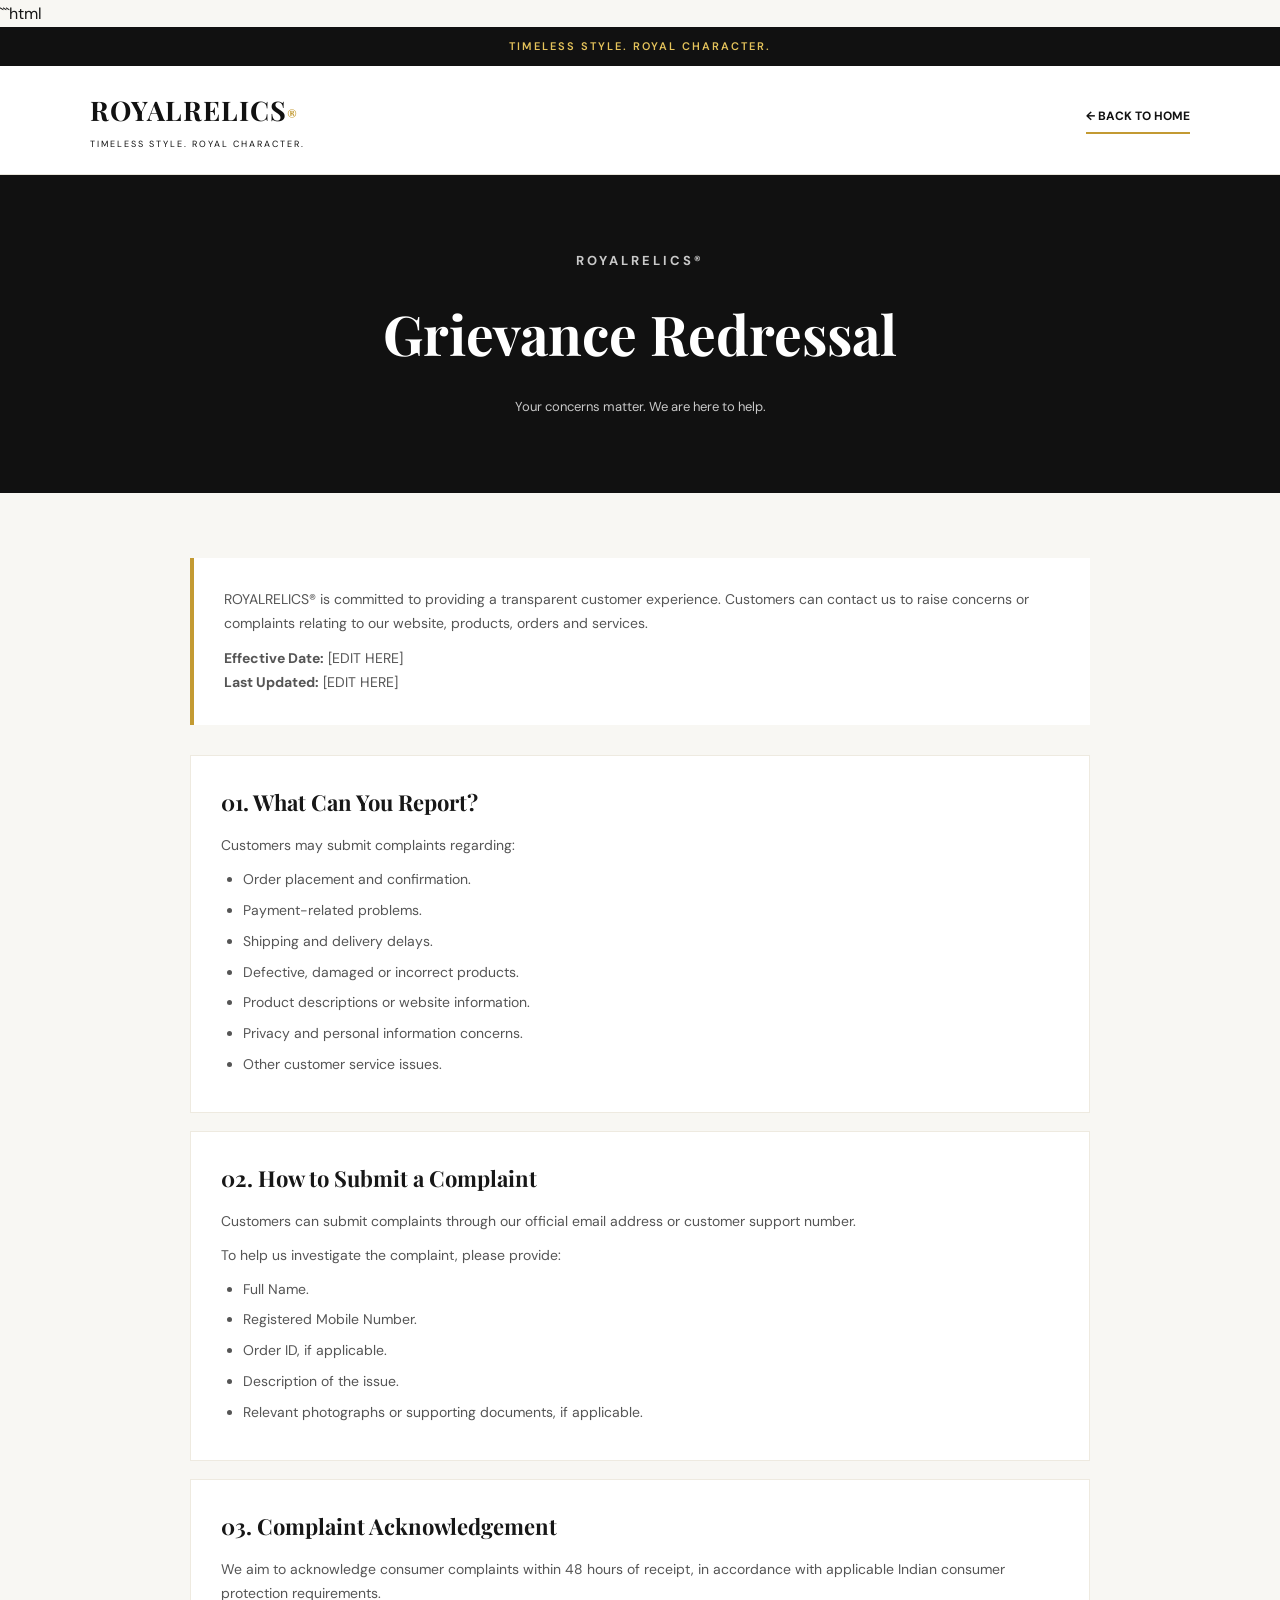
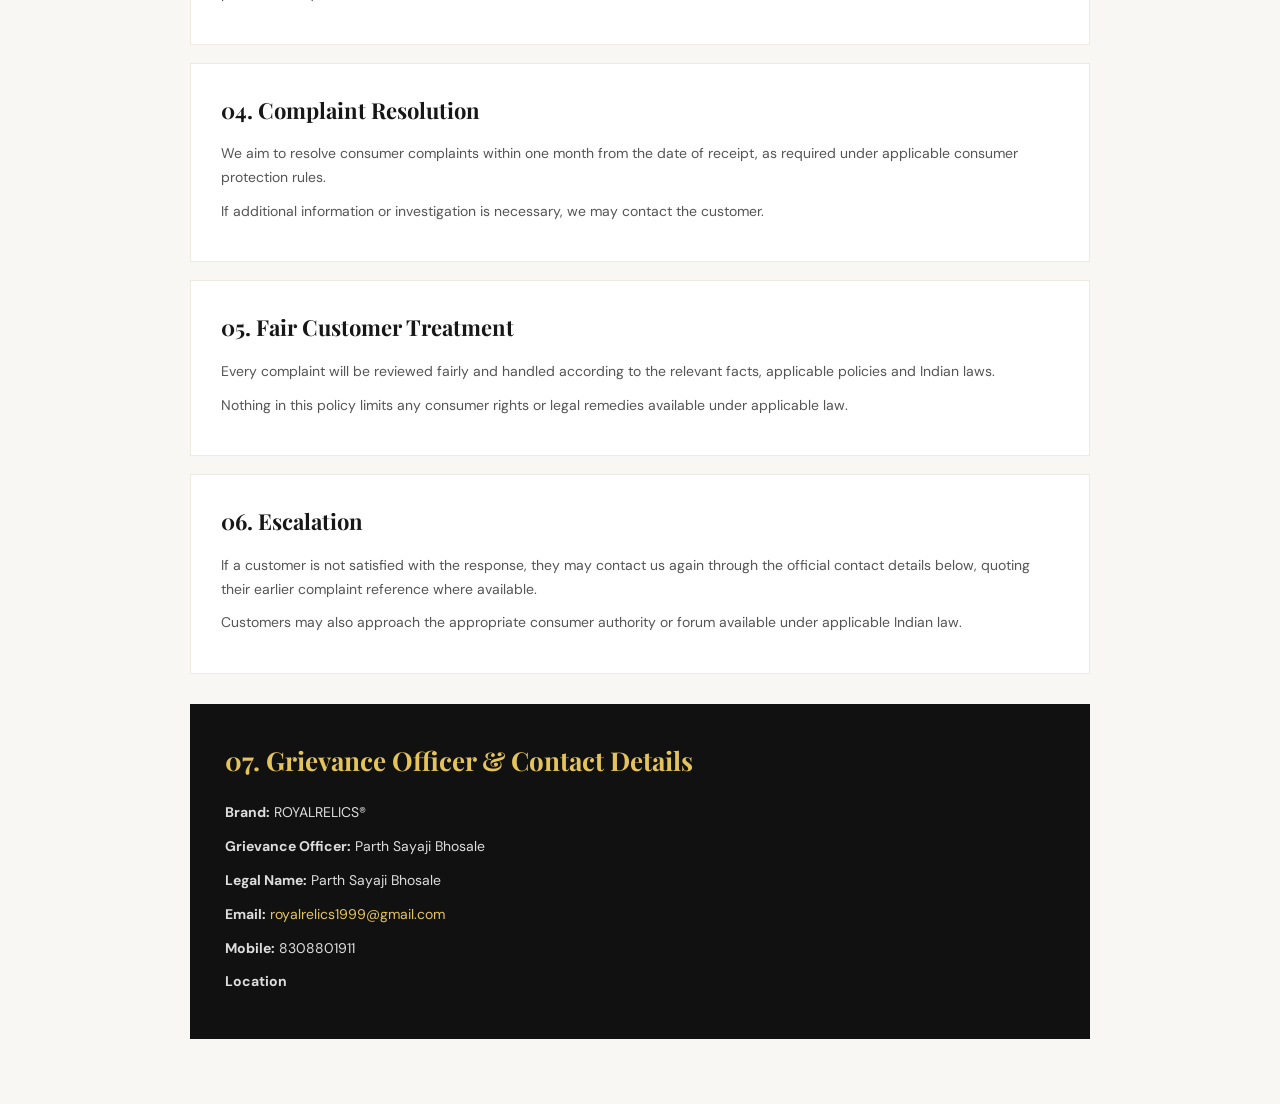
<file: grievance-redressal.html>
```html
<!DOCTYPE html>
<html lang="en">

<head>
  <meta charset="UTF-8">
  <meta name="viewport" content="width=device-width, initial-scale=1.0">

  <meta name="description" content="ROYALRELICS Customer Grievance Redressal and Complaint Support.">

  <title>Grievance Redressal | ROYALRELICS®</title>

  <link rel="preconnect" href="https://fonts.googleapis.com">
  <link rel="preconnect" href="https://fonts.gstatic.com" crossorigin>

  <link href="https://fonts.googleapis.com/css2?family=DM+Sans:wght@400;500;600;700&family=Playfair+Display:wght@500;600;700&display=swap" rel="stylesheet">

  <style>
    * {
      margin: 0;
      padding: 0;
      box-sizing: border-box;
    }

    body {
      font-family: 'DM Sans', sans-serif;
      background: #f8f7f3;
      color: #171717;
      line-height: 1.7;
    }

    .announcement {
      background: #111;
      color: #e5c35b;
      text-align: center;
      padding: 10px;
      font-size: 11px;
      letter-spacing: 2px;
      font-weight: 600;
    }

    .header {
      background: #fff;
      padding: 22px 7%;
      display: flex;
      justify-content: space-between;
      align-items: center;
      border-bottom: 1px solid #e8e5dc;
    }

    .brand {
      text-decoration: none;
      color: #111;
    }

    .brand-name {
      font-family: 'Playfair Display', serif;
      font-size: 27px;
      font-weight: 700;
      letter-spacing: 1px;
    }

    .brand-name span {
      color: #c39a32;
      font-size: 15px;
    }

    .tagline {
      font-size: 9px;
      letter-spacing: 2px;
      margin-top: 3px;
    }

    .home-link {
      text-decoration: none;
      color: #111;
      font-size: 12px;
      font-weight: 700;
      border-bottom: 2px solid #c39a32;
      padding-bottom: 5px;
    }

    .page-hero {
      background: #111;
      color: white;
      text-align: center;
      padding: 75px 20px;
    }

    .eyebrow {
      color: #e5c35b;
      font-size: 11px;
      letter-spacing: 3px;
      font-weight: 700;
    }

    .page-hero h1 {
      font-family: 'Playfair Display', serif;
      font-size: clamp(34px, 6vw, 55px);
      margin: 15px 0;
    }

    .page-hero p {
      color: #c9c9c9;
      font-size: 13px;
    }

    .container {
      max-width: 950px;
      margin: 65px auto;
      padding: 0 25px;
    }

    .intro {
      background: white;
      padding: 30px;
      border-left: 4px solid #c39a32;
      margin-bottom: 30px;
    }

    .intro p {
      font-size: 14px;
      color: #555;
    }

    .section {
      background: white;
      padding: 28px 30px;
      margin-bottom: 18px;
      border: 1px solid #eeeae0;
    }

    .section h2 {
      font-family: 'Playfair Display', serif;
      font-size: 22px;
      margin-bottom: 13px;
    }

    .section p {
      font-size: 14px;
      color: #555;
      margin-bottom: 10px;
    }

    .section ul {
      padding-left: 22px;
      color: #555;
      font-size: 14px;
    }

    .section li {
      margin-bottom: 7px;
    }

    .contact-box {
      background: #111;
      color: white;
      padding: 35px;
      margin-top: 30px;
    }

    .contact-box h2 {
      font-family: 'Playfair Display', serif;
      font-size: 26px;
      margin-bottom: 18px;
      color: #e5c35b;
    }

    .contact-box p {
      font-size: 14px;
      margin-bottom: 10px;
      color: #ddd;
    }

    .contact-box a {
      color: #e5c35b;
      text-decoration: none;
    }

    .footer {
      background: #111;
      color: white;
      padding: 35px 7%;
      text-align: center;
    }

    .footer-brand {
      font-family: 'Playfair Display', serif;
      font-size: 23px;
      margin-bottom: 8px;
    }

    .footer-brand span {
      color: #e5c35b;
    }

    .footer p {
      color: #aaa;
      font-size: 11px;
      letter-spacing: 2px;
      margin-bottom: 20px;
    }

    .footer a {
      color: #e5c35b;
      text-decoration: none;
      font-size: 12px;
    }

    .footer-bottom {
      border-top: 1px solid #333;
      padding-top: 20px;
      margin-top: 20px;
      color: #888;
      font-size: 10px;
      letter-spacing: 1px;
    }

    @media (max-width: 600px) {
      .header {
        padding: 18px 5%;
      }

      .brand-name {
        font-size: 21px;
      }

      .tagline {
        font-size: 7px;
        letter-spacing: 1px;
      }

      .home-link {
        font-size: 10px;
      }

      .page-hero {
        padding: 55px 15px;
      }

      .container {
        margin: 35px auto;
        padding: 0 15px;
      }

      .intro,
      .section {
        padding: 22px 18px;
      }

      .section h2 {
        font-size: 19px;
      }

      .section p,
      .section ul {
        font-size: 13px;
      }

      .contact-box {
        padding: 25px 20px;
      }
    }
  </style>
</head>

<body>

  <div class="announcement">
    TIMELESS STYLE. ROYAL CHARACTER.
  </div>

  <header class="header">
    <a href="index.html" class="brand">
      <div class="brand-name">ROYALRELICS<span>®</span></div>
      <div class="tagline">TIMELESS STYLE. ROYAL CHARACTER.</div>
    </a>

    <a href="index.html" class="home-link">← BACK TO HOME</a>
  </header>

  <section class="page-hero">
    <p class="eyebrow">ROYALRELICS®</p>
    <h1>Grievance Redressal</h1>
    <p>Your concerns matter. We are here to help.</p>
  </section>

  <main class="container">

    <div class="intro">
      <p>
        ROYALRELICS® is committed to providing a transparent
        customer experience. Customers can contact us to
        raise concerns or complaints relating to our website,
        products, orders and services.
      </p>

      <p style="margin-top:12px;">
        <strong>Effective Date:</strong> [EDIT HERE]<br>
        <strong>Last Updated:</strong> [EDIT HERE]
      </p>
    </div>

    <section class="section">
      <h2>01. What Can You Report?</h2>

      <p>Customers may submit complaints regarding:</p>

      <ul>
        <li>Order placement and confirmation.</li>
        <li>Payment-related problems.</li>
        <li>Shipping and delivery delays.</li>
        <li>Defective, damaged or incorrect products.</li>
        <li>Product descriptions or website information.</li>
        <li>Privacy and personal information concerns.</li>
        <li>Other customer service issues.</li>
      </ul>
    </section>

    <section class="section">
      <h2>02. How to Submit a Complaint</h2>

      <p>
        Customers can submit complaints through our
        official email address or customer support number.
      </p>

      <p>
        To help us investigate the complaint, please provide:
      </p>

      <ul>
        <li>Full Name.</li>
        <li>Registered Mobile Number.</li>
        <li>Order ID, if applicable.</li>
        <li>Description of the issue.</li>
        <li>Relevant photographs or supporting documents, if applicable.</li>
      </ul>
    </section>

    <section class="section">
      <h2>03. Complaint Acknowledgement</h2>

      <p>
        We aim to acknowledge consumer complaints within
        48 hours of receipt, in accordance with applicable
        Indian consumer protection requirements.
      </p>
    </section>

    <section class="section">
      <h2>04. Complaint Resolution</h2>

      <p>
        We aim to resolve consumer complaints within
        one month from the date of receipt, as required
        under applicable consumer protection rules.
      </p>

      <p>
        If additional information or investigation is
        necessary, we may contact the customer.
      </p>
    </section>

    <section class="section">
      <h2>05. Fair Customer Treatment</h2>

      <p>
        Every complaint will be reviewed fairly and
        handled according to the relevant facts,
        applicable policies and Indian laws.
      </p>

      <p>
        Nothing in this policy limits any consumer rights
        or legal remedies available under applicable law.
      </p>
    </section>

    <section class="section">
      <h2>06. Escalation</h2>

      <p>
        If a customer is not satisfied with the response,
        they may contact us again through the official
        contact details below, quoting their earlier
        complaint reference where available.
      </p>

      <p>
        Customers may also approach the appropriate
        consumer authority or forum available under
        applicable Indian law.
      </p>
    </section>

    <div class="contact-box">

      <h2>07. Grievance Officer & Contact Details</h2>

      <p><strong>Brand:</strong> ROYALRELICS®</p>

      <p><strong>Grievance Officer:</strong> Parth Sayaji Bhosale</p>

      <p><strong>Legal Name:</strong> Parth Sayaji Bhosale</p>

      <p>
        <strong>Email:</strong>
        <a href="mailto:royalrelics1999@gmail.com">
          royalrelics1999@gmail.com
        </a>
      </p>

      <p><strong>Mobile:</strong> 8308801911</p>

      <p><strong>Location
</file>
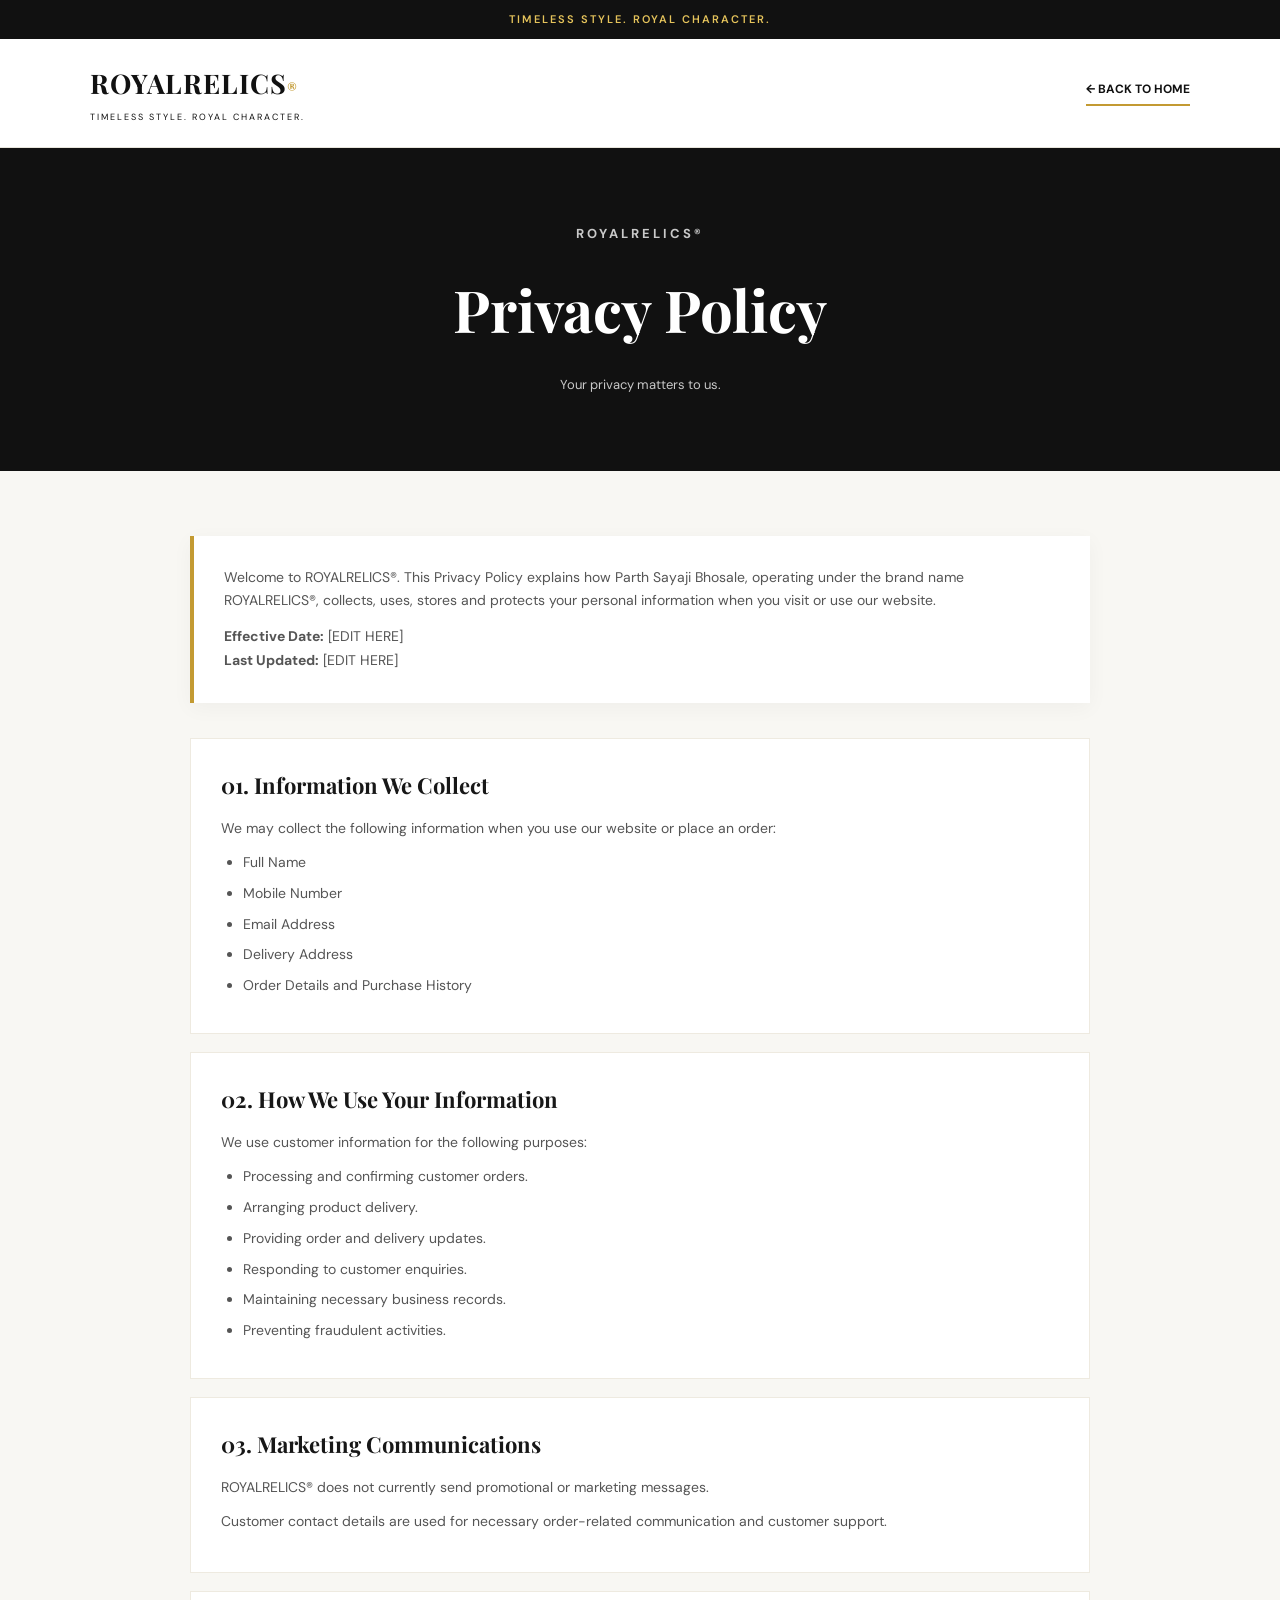
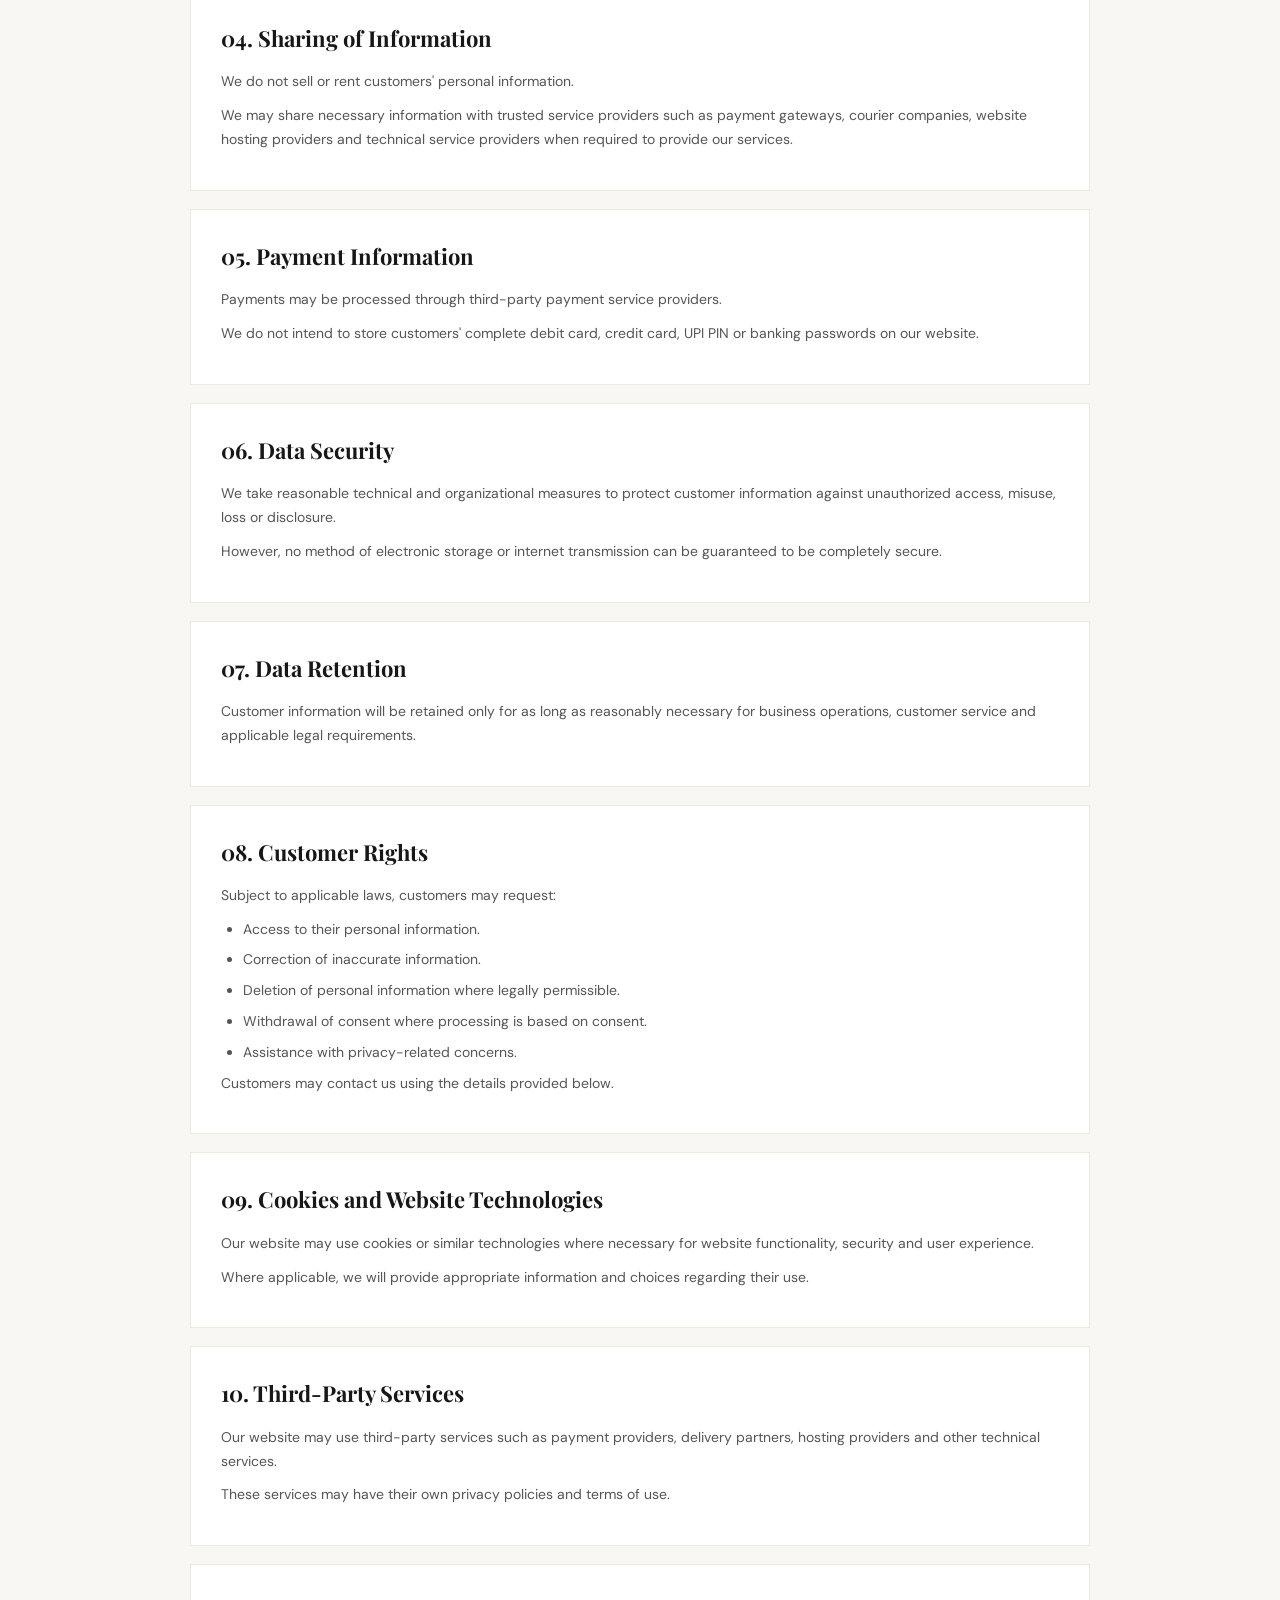
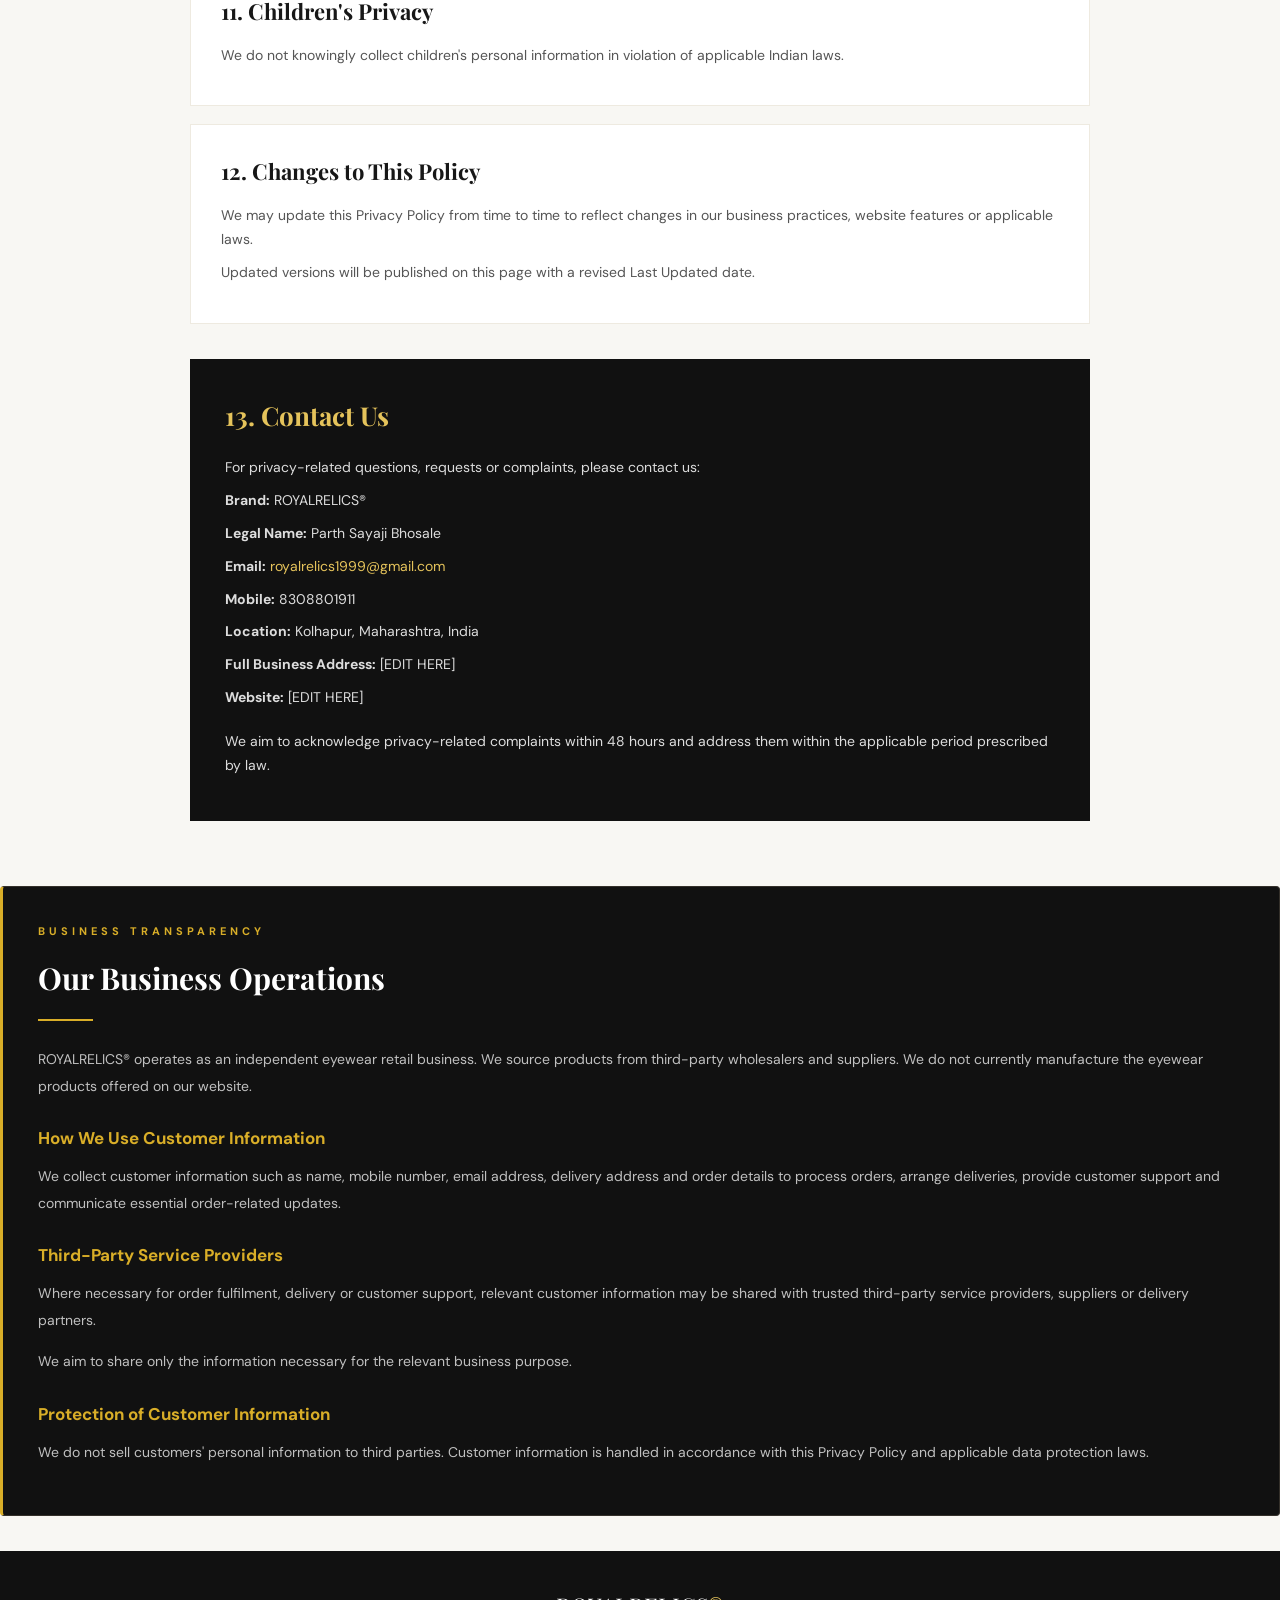
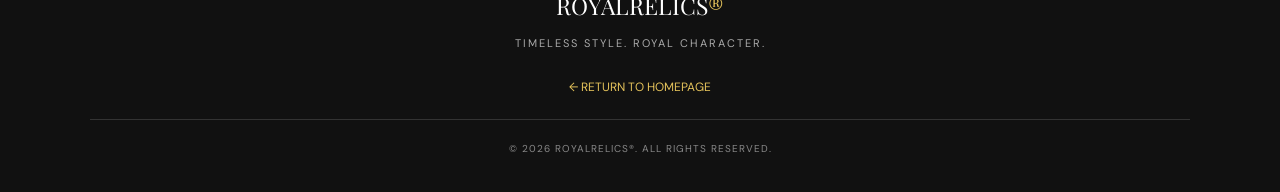
<file: privacy-policy.html>
<!DOCTYPE html>
<html lang="en">

<head>
  <meta charset="UTF-8">
  <meta name="viewport" content="width=device-width, initial-scale=1.0">

  <meta name="description" content="Read the ROYALRELICS Privacy Policy to understand how we collect, use and protect your personal information.">

  <title>Privacy Policy | ROYALRELICS®</title>

  <link rel="preconnect" href="https://fonts.googleapis.com">
  <link rel="preconnect" href="https://fonts.gstatic.com" crossorigin>

  <link href="https://fonts.googleapis.com/css2?family=DM+Sans:wght@400;500;600;700&family=Playfair+Display:wght@500;600;700&display=swap" rel="stylesheet">

  <style>

    * {
      margin: 0;
      padding: 0;
      box-sizing: border-box;
    }

    body {
      font-family: 'DM Sans', sans-serif;
      background: #f8f7f3;
      color: #171717;
      line-height: 1.7;
    }

    /* Announcement */

    .announcement {
      background: #111;
      color: #e5c35b;
      text-align: center;
      padding: 10px;
      font-size: 11px;
      letter-spacing: 2px;
      font-weight: 600;
    }

    /* Header */

    .header {
      background: #fff;
      padding: 22px 7%;
      display: flex;
      justify-content: space-between;
      align-items: center;
      border-bottom: 1px solid #e8e5dc;
    }

    .brand {
      text-decoration: none;
      color: #111;
    }

    .brand-name {
      font-family: 'Playfair Display', serif;
      font-size: 27px;
      font-weight: 700;
      letter-spacing: 1px;
    }

    .brand-name span {
      color: #c39a32;
      font-size: 15px;
    }

    .tagline {
      font-size: 9px;
      letter-spacing: 2px;
      margin-top: 3px;
    }

    .home-link {
      text-decoration: none;
      color: #111;
      font-size: 12px;
      font-weight: 700;
      border-bottom: 2px solid #c39a32;
      padding-bottom: 5px;
    }

    /* Hero */

    .page-hero {
      background: #111;
      color: white;
      text-align: center;
      padding: 75px 20px;
    }

    .eyebrow {
      color: #e5c35b;
      font-size: 11px;
      letter-spacing: 3px;
      font-weight: 700;
    }

    .page-hero h1 {
      font-family: 'Playfair Display', serif;
      font-size: clamp(36px, 6vw, 58px);
      margin: 15px 0;
    }

    .page-hero p {
      color: #c9c9c9;
      font-size: 13px;
    }

    /* Content */

    .policy-container {
      max-width: 950px;
      margin: 65px auto;
      padding: 0 25px;
    }

    .policy-intro {
      background: white;
      padding: 30px;
      border-left: 4px solid #c39a32;
      margin-bottom: 35px;
      box-shadow: 0 5px 20px rgba(0,0,0,0.04);
    }

    .policy-intro p {
      font-size: 14px;
      color: #555;
    }

    .policy-section {
      background: white;
      padding: 28px 30px;
      margin-bottom: 18px;
      border: 1px solid #eeeae0;
    }

    .policy-section h2 {
      font-family: 'Playfair Display', serif;
      font-size: 22px;
      margin-bottom: 13px;
      color: #171717;
    }

    .policy-section p {
      font-size: 14px;
      color: #555;
      margin-bottom: 10px;
    }

    .policy-section ul {
      padding-left: 22px;
      color: #555;
      font-size: 14px;
    }

    .policy-section li {
      margin-bottom: 7px;
    }

    .highlight {
      color: #9b7720;
      font-weight: 700;
    }

    /* Contact */

    .contact-box {
      background: #111;
      color: white;
      padding: 35px;
      margin-top: 35px;
    }

    .contact-box h2 {
      font-family: 'Playfair Display', serif;
      font-size: 26px;
      margin-bottom: 18px;
      color: #e5c35b;
    }

    .contact-box p {
      font-size: 14px;
      margin-bottom: 9px;
      color: #ddd;
    }

    .contact-box a {
      color: #e5c35b;
      text-decoration: none;
    }

    /* Footer */

    .footer {
      background: #111;
      color: white;
      padding: 35px 7%;
      text-align: center;
    }

    .footer-brand {
      font-family: 'Playfair Display', serif;
      font-size: 23px;
      color: white;
      margin-bottom: 8px;
    }

    .footer-brand span {
      color: #e5c35b;
    }

    .footer p {
      color: #aaa;
      font-size: 11px;
      letter-spacing: 2px;
      margin-bottom: 20px;
    }

    .footer a {
      color: #e5c35b;
      text-decoration: none;
      font-size: 12px;
    }

    .footer-bottom {
      border-top: 1px solid #333;
      padding-top: 20px;
      margin-top: 20px;
      color: #888;
      font-size: 10px;
      letter-spacing: 1px;
    }

    /* Responsive */

    @media (max-width: 600px) {

      .header {
        padding: 18px 5%;
      }

      .brand-name {
        font-size: 21px;
      }

      .tagline {
        font-size: 7px;
        letter-spacing: 1px;
      }

      .home-link {
        font-size: 10px;
      }

      .page-hero {
        padding: 55px 15px;
      }

      .policy-container {
        margin: 35px auto;
        padding: 0 15px;
      }

      .policy-intro,
      .policy-section {
        padding: 22px 18px;
      }

      .policy-section h2 {
        font-size: 19px;
      }

      .policy-section p,
      .policy-section ul {
        font-size: 13px;
      }

      .contact-box {
        padding: 25px 20px;
      }

    }

  </style>

</head>

<body>

  <!-- Announcement -->

  <div class="announcement">
    TIMELESS STYLE. ROYAL CHARACTER.
  </div>

  <!-- Header -->

  <header class="header">

    <a href="index.html" class="brand">

      <div class="brand-name">
        ROYALRELICS<span>®</span>
      </div>

      <div class="tagline">
        TIMELESS STYLE. ROYAL CHARACTER.
      </div>

    </a>

    <a href="index.html" class="home-link">
      ← BACK TO HOME
    </a>

  </header>

  <!-- Hero -->

  <section class="page-hero">

    <p class="eyebrow">ROYALRELICS®</p>

    <h1>Privacy Policy</h1>

    <p>Your privacy matters to us.</p>

  </section>

  <!-- Policy Content -->

  <main class="policy-container">

    <div class="policy-intro">

      <p>
        Welcome to ROYALRELICS®. This Privacy Policy explains how
        Parth Sayaji Bhosale, operating under the brand name
        ROYALRELICS®, collects, uses, stores and protects your
        personal information when you visit or use our website.
      </p>

      <p style="margin-top:12px;">
        <strong>Effective Date:</strong> [EDIT HERE]
        <br>
        <strong>Last Updated:</strong> [EDIT HERE]
      </p>

    </div>

    <section class="policy-section">

      <h2>01. Information We Collect</h2>

      <p>We may collect the following information when you use our website or place an order:</p>

      <ul>
        <li>Full Name</li>
        <li>Mobile Number</li>
        <li>Email Address</li>
        <li>Delivery Address</li>
        <li>Order Details and Purchase History</li>
      </ul>

    </section>

    <section class="policy-section">

      <h2>02. How We Use Your Information</h2>

      <p>We use customer information for the following purposes:</p>

      <ul>
        <li>Processing and confirming customer orders.</li>
        <li>Arranging product delivery.</li>
        <li>Providing order and delivery updates.</li>
        <li>Responding to customer enquiries.</li>
        <li>Maintaining necessary business records.</li>
        <li>Preventing fraudulent activities.</li>
      </ul>

    </section>

    <section class="policy-section">

      <h2>03. Marketing Communications</h2>

      <p>
        ROYALRELICS® does not currently send promotional
        or marketing messages.
      </p>

      <p>
        Customer contact details are used for necessary
        order-related communication and customer support.
      </p>

    </section>

    <section class="policy-section">

      <h2>04. Sharing of Information</h2>

      <p>
        We do not sell or rent customers' personal information.
      </p>

      <p>
        We may share necessary information with trusted service
        providers such as payment gateways, courier companies,
        website hosting providers and technical service providers
        when required to provide our services.
      </p>

    </section>

    <section class="policy-section">

      <h2>05. Payment Information</h2>

      <p>
        Payments may be processed through third-party payment
        service providers.
      </p>

      <p>
        We do not intend to store customers' complete debit card,
        credit card, UPI PIN or banking passwords on our website.
      </p>

    </section>

    <section class="policy-section">

      <h2>06. Data Security</h2>

      <p>
        We take reasonable technical and organizational measures
        to protect customer information against unauthorized
        access, misuse, loss or disclosure.
      </p>

      <p>
        However, no method of electronic storage or internet
        transmission can be guaranteed to be completely secure.
      </p>

    </section>

    <section class="policy-section">

      <h2>07. Data Retention</h2>

      <p>
        Customer information will be retained only for as long
        as reasonably necessary for business operations,
        customer service and applicable legal requirements.
      </p>

    </section>

    <section class="policy-section">

      <h2>08. Customer Rights</h2>

      <p>
        Subject to applicable laws, customers may request:
      </p>

      <ul>
        <li>Access to their personal information.</li>
        <li>Correction of inaccurate information.</li>
        <li>Deletion of personal information where legally permissible.</li>
        <li>Withdrawal of consent where processing is based on consent.</li>
        <li>Assistance with privacy-related concerns.</li>
      </ul>

      <p>
        Customers may contact us using the details provided below.
      </p>

    </section>

    <section class="policy-section">

      <h2>09. Cookies and Website Technologies</h2>

      <p>
        Our website may use cookies or similar technologies
        where necessary for website functionality, security
        and user experience.
      </p>

      <p>
        Where applicable, we will provide appropriate
        information and choices regarding their use.
      </p>

    </section>

    <section class="policy-section">

      <h2>10. Third-Party Services</h2>

      <p>
        Our website may use third-party services such as
        payment providers, delivery partners, hosting providers
        and other technical services.
      </p>

      <p>
        These services may have their own privacy policies
        and terms of use.
      </p>

    </section>

    <section class="policy-section">

      <h2>11. Children's Privacy</h2>

      <p>
        We do not knowingly collect children's personal
        information in violation of applicable Indian laws.
      </p>

    </section>

    <section class="policy-section">

      <h2>12. Changes to This Policy</h2>

      <p>
        We may update this Privacy Policy from time to time
        to reflect changes in our business practices,
        website features or applicable laws.
      </p>

      <p>
        Updated versions will be published on this page
        with a revised Last Updated date.
      </p>

    </section>

    <!-- Contact -->

    <div class="contact-box">

      <h2>13. Contact Us</h2>

      <p>
        For privacy-related questions, requests or complaints,
        please contact us:
      </p>

      <p><strong>Brand:</strong> ROYALRELICS®</p>

      <p><strong>Legal Name:</strong> Parth Sayaji Bhosale</p>

      <p>
        <strong>Email:</strong>
        <a href="mailto:royalrelics1999@gmail.com">
          royalrelics1999@gmail.com
        </a>
      </p>

      <p><strong>Mobile:</strong> 8308801911</p>

      <p><strong>Location:</strong> Kolhapur, Maharashtra, India</p>

      <p>
        <strong>Full Business Address:</strong>
        [EDIT HERE]
      </p>

      <p>
        <strong>Website:</strong> [EDIT HERE]
      </p>

      <p style="margin-top:20px;">
        We aim to acknowledge privacy-related complaints
        within 48 hours and address them within the applicable
        period prescribed by law.
      </p>

    </div>

  </main>
  <!-- BUSINESS OPERATIONS & DATA SHARING -->
<section class="privacy-business">

    <div class="privacy-label">BUSINESS TRANSPARENCY</div>

    <h2>Our Business Operations</h2>

    <div class="privacy-line"></div>

    <p>
        ROYALRELICS® operates as an independent eyewear
        retail business. We source products from
        third-party wholesalers and suppliers.
        We do not currently manufacture the eyewear
        products offered on our website.
    </p>

    <h3>How We Use Customer Information</h3>

    <p>
        We collect customer information such as name,
        mobile number, email address, delivery address
        and order details to process orders, arrange
        deliveries, provide customer support and
        communicate essential order-related updates.
    </p>

    <h3>Third-Party Service Providers</h3>

    <p>
        Where necessary for order fulfilment, delivery
        or customer support, relevant customer
        information may be shared with trusted
        third-party service providers, suppliers
        or delivery partners.
    </p>

    <p>
        We aim to share only the information necessary
        for the relevant business purpose.
    </p>

    <h3>Protection of Customer Information</h3>

    <p>
        We do not sell customers' personal information
        to third parties. Customer information is
        handled in accordance with this Privacy Policy
        and applicable data protection laws.
    </p>

</section>

<style>
.privacy-business {
    background: #111;
    border: 1px solid #34302a;
    border-left: 3px solid #d9ae28;
    padding: 35px;
    margin: 35px 0;
    border-radius: 4px;
}

.privacy-label {
    color: #d9ae28;
    font-size: 11px;
    letter-spacing: 4px;
    font-weight: 700;
    margin-bottom: 12px;
}

.privacy-business h2 {
    color: #fff;
    font-family: 'Playfair Display', serif;
    font-size: 30px;
    margin-bottom: 15px;
}

.privacy-business h3 {
    color: #d9ae28;
    font-size: 17px;
    margin: 25px 0 10px;
}

.privacy-line {
    width: 55px;
    height: 2px;
    background: #d9ae28;
    margin-bottom: 25px;
}

.privacy-business p {
    color: #c0c0c0;
    font-size: 14px;
    line-height: 1.9;
    margin-bottom: 15px;
}

@media(max-width:600px) {
    .privacy-business {
        padding: 23px 18px;
    }

    .privacy-business h2 {
        font-size: 25px;
    }
}
</style>

  <!-- Footer -->

  <footer class="footer">

    <div class="footer-brand">
      ROYALRELICS<span>®</span>
    </div>

    <p>TIMELESS STYLE. ROYAL CHARACTER.</p>

    <a href="index.html">← RETURN TO HOMEPAGE</a>

    <div class="footer-bottom">
      © 2026 ROYALRELICS®. ALL RIGHTS RESERVED.
    </div>

  </footer>

</body>

</html>
</file>
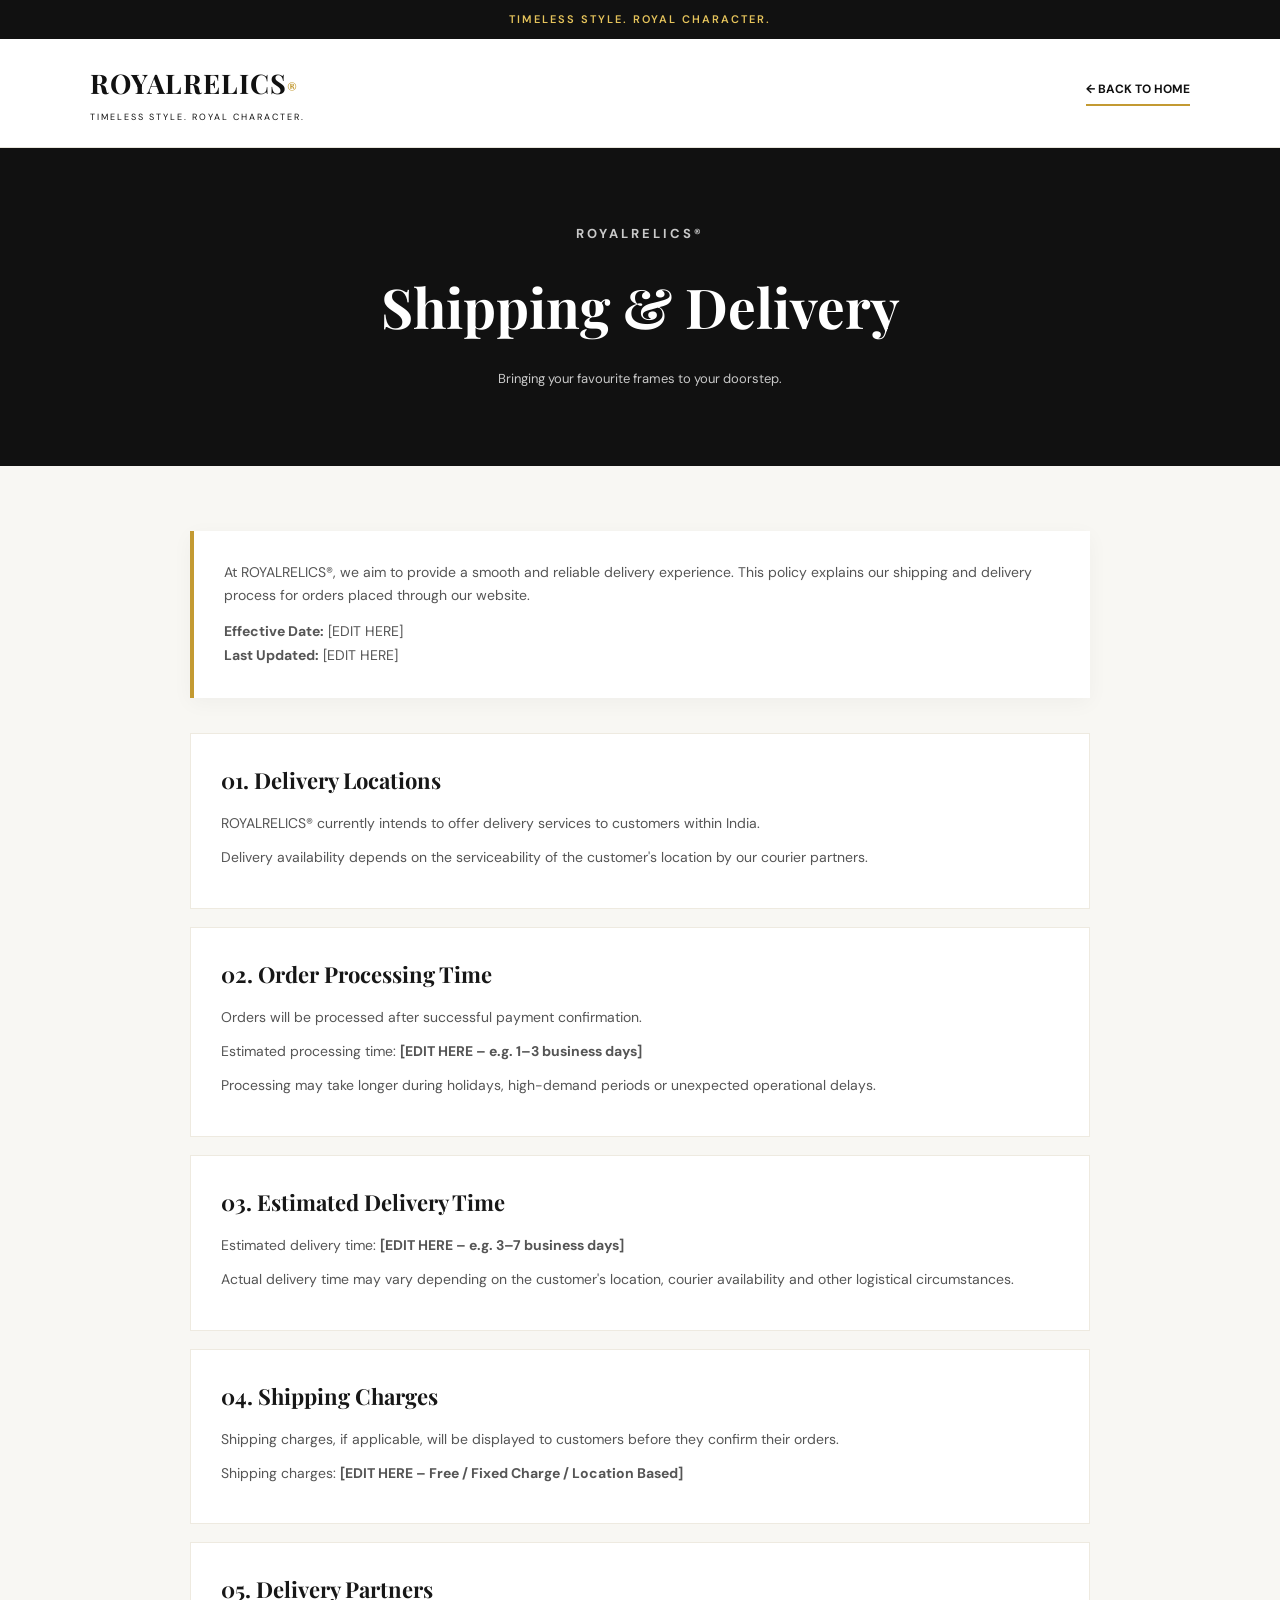
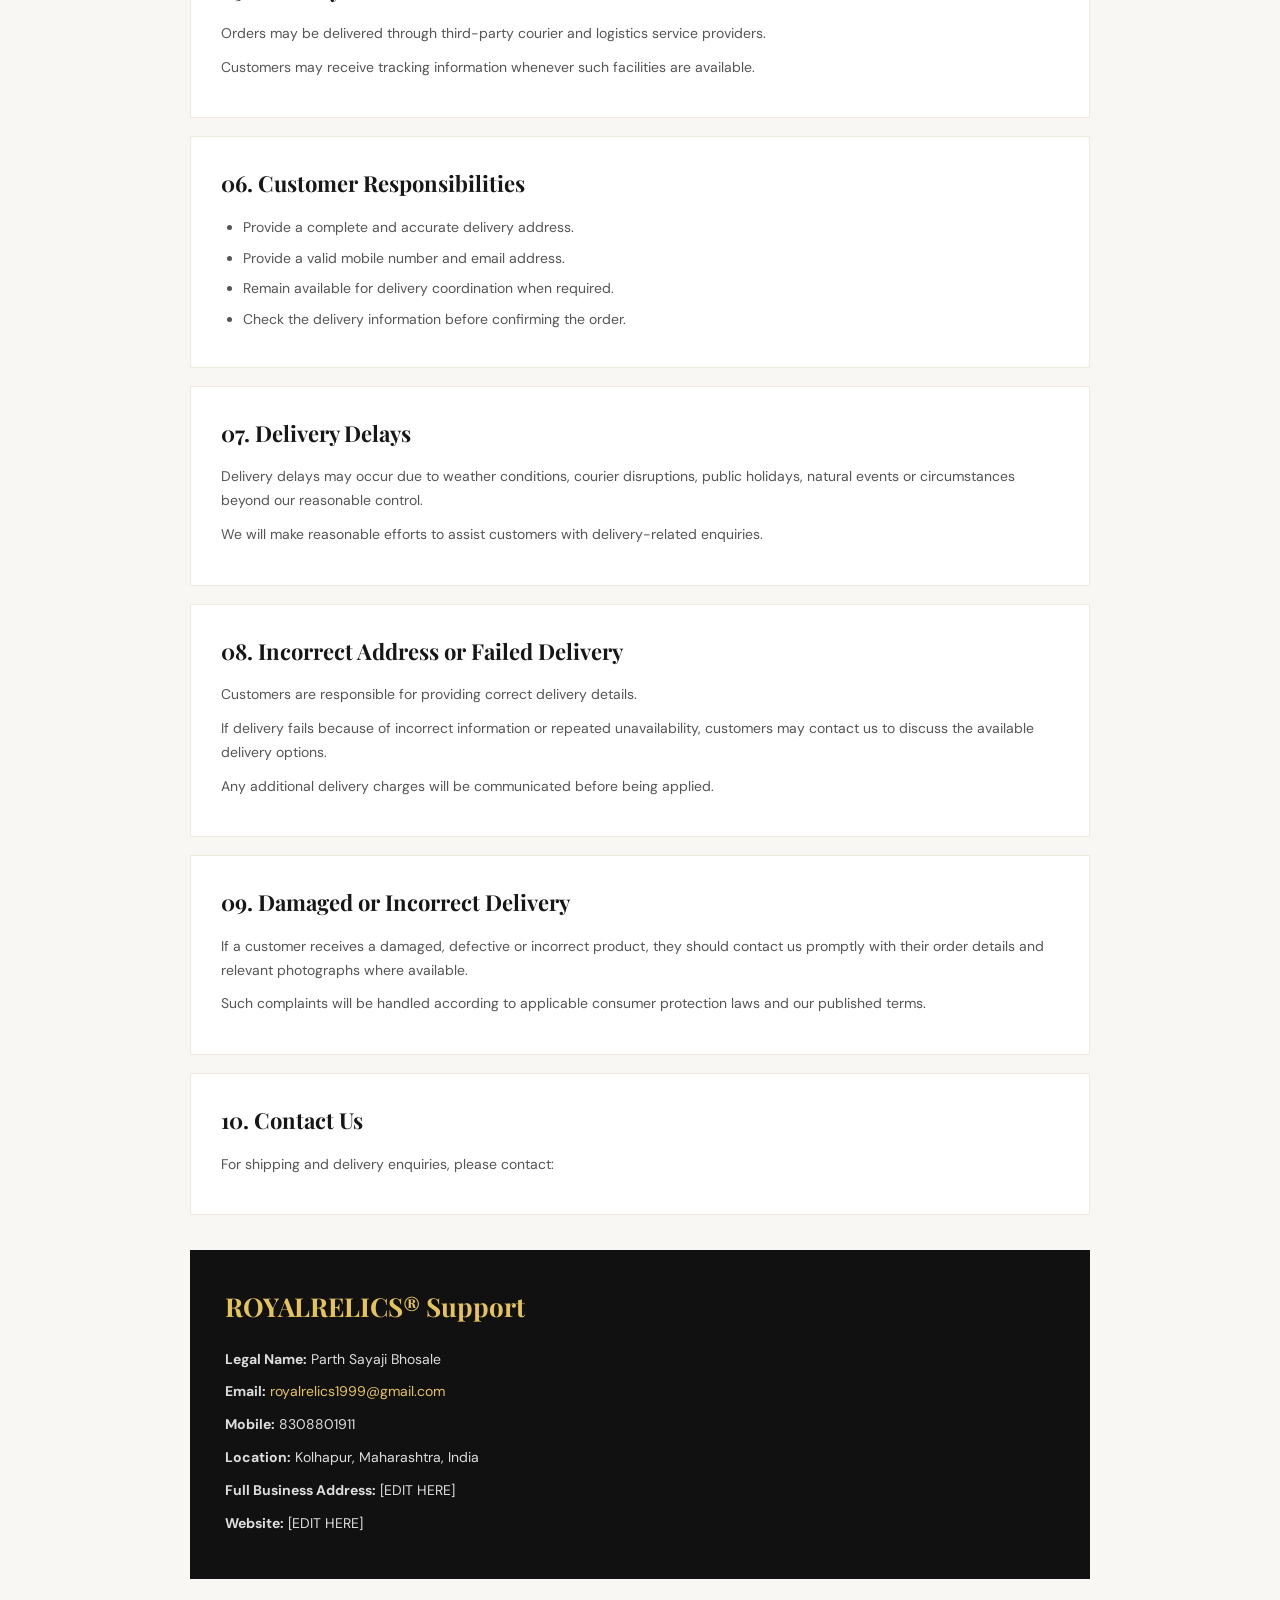
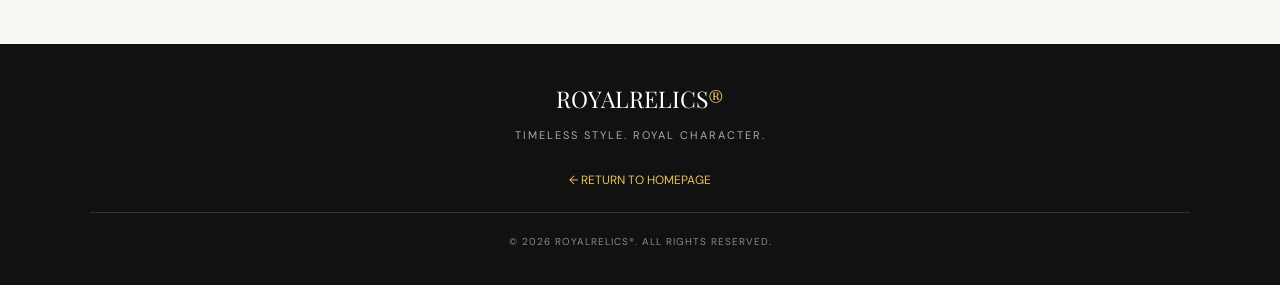
<file: shipping-policy.html>
<!DOCTYPE html>
<html lang="en">

<head>
  <meta charset="UTF-8">
  <meta name="viewport" content="width=device-width, initial-scale=1.0">

  <meta name="description" content="ROYALRELICS Shipping and Delivery Policy.">

  <title>Shipping & Delivery | ROYALRELICS®</title>

  <link rel="preconnect" href="https://fonts.googleapis.com">
  <link rel="preconnect" href="https://fonts.gstatic.com" crossorigin>

  <link href="https://fonts.googleapis.com/css2?family=DM+Sans:wght@400;500;600;700&family=Playfair+Display:wght@500;600;700&display=swap" rel="stylesheet">

  <style>
    * {
      margin: 0;
      padding: 0;
      box-sizing: border-box;
    }

    body {
      font-family: 'DM Sans', sans-serif;
      background: #f8f7f3;
      color: #171717;
      line-height: 1.7;
    }

    .announcement {
      background: #111;
      color: #e5c35b;
      text-align: center;
      padding: 10px;
      font-size: 11px;
      letter-spacing: 2px;
      font-weight: 600;
    }

    .header {
      background: #fff;
      padding: 22px 7%;
      display: flex;
      justify-content: space-between;
      align-items: center;
      border-bottom: 1px solid #e8e5dc;
    }

    .brand {
      text-decoration: none;
      color: #111;
    }

    .brand-name {
      font-family: 'Playfair Display', serif;
      font-size: 27px;
      font-weight: 700;
      letter-spacing: 1px;
    }

    .brand-name span {
      color: #c39a32;
      font-size: 15px;
    }

    .tagline {
      font-size: 9px;
      letter-spacing: 2px;
      margin-top: 3px;
    }

    .home-link {
      text-decoration: none;
      color: #111;
      font-size: 12px;
      font-weight: 700;
      border-bottom: 2px solid #c39a32;
      padding-bottom: 5px;
    }

    .page-hero {
      background: #111;
      color: white;
      text-align: center;
      padding: 75px 20px;
    }

    .eyebrow {
      color: #e5c35b;
      font-size: 11px;
      letter-spacing: 3px;
      font-weight: 700;
    }

    .page-hero h1 {
      font-family: 'Playfair Display', serif;
      font-size: clamp(34px, 6vw, 55px);
      margin: 15px 0;
    }

    .page-hero p {
      color: #c9c9c9;
      font-size: 13px;
    }

    .policy-container {
      max-width: 950px;
      margin: 65px auto;
      padding: 0 25px;
    }

    .policy-intro {
      background: white;
      padding: 30px;
      border-left: 4px solid #c39a32;
      margin-bottom: 35px;
      box-shadow: 0 5px 20px rgba(0,0,0,0.04);
    }

    .policy-intro p,
    .policy-section p {
      font-size: 14px;
      color: #555;
    }

    .policy-section {
      background: white;
      padding: 28px 30px;
      margin-bottom: 18px;
      border: 1px solid #eeeae0;
    }

    .policy-section h2 {
      font-family: 'Playfair Display', serif;
      font-size: 22px;
      margin-bottom: 13px;
    }

    .policy-section p {
      margin-bottom: 10px;
    }

    .policy-section ul {
      padding-left: 22px;
      color: #555;
      font-size: 14px;
    }

    .policy-section li {
      margin-bottom: 7px;
    }

    .contact-box {
      background: #111;
      color: white;
      padding: 35px;
      margin-top: 35px;
    }

    .contact-box h2 {
      font-family: 'Playfair Display', serif;
      font-size: 26px;
      margin-bottom: 18px;
      color: #e5c35b;
    }

    .contact-box p {
      font-size: 14px;
      margin-bottom: 9px;
      color: #ddd;
    }

    .contact-box a {
      color: #e5c35b;
      text-decoration: none;
    }

    .footer {
      background: #111;
      color: white;
      padding: 35px 7%;
      text-align: center;
    }

    .footer-brand {
      font-family: 'Playfair Display', serif;
      font-size: 23px;
      margin-bottom: 8px;
    }

    .footer-brand span {
      color: #e5c35b;
    }

    .footer p {
      color: #aaa;
      font-size: 11px;
      letter-spacing: 2px;
      margin-bottom: 20px;
    }

    .footer a {
      color: #e5c35b;
      text-decoration: none;
      font-size: 12px;
    }

    .footer-bottom {
      border-top: 1px solid #333;
      padding-top: 20px;
      margin-top: 20px;
      color: #888;
      font-size: 10px;
      letter-spacing: 1px;
    }

    @media (max-width: 600px) {
      .header {
        padding: 18px 5%;
      }

      .brand-name {
        font-size: 21px;
      }

      .tagline {
        font-size: 7px;
        letter-spacing: 1px;
      }

      .home-link {
        font-size: 10px;
      }

      .page-hero {
        padding: 55px 15px;
      }

      .policy-container {
        margin: 35px auto;
        padding: 0 15px;
      }

      .policy-intro,
      .policy-section {
        padding: 22px 18px;
      }

      .policy-section h2 {
        font-size: 19px;
      }

      .policy-section p,
      .policy-section ul {
        font-size: 13px;
      }

      .contact-box {
        padding: 25px 20px;
      }
    }
  </style>
</head>

<body>

  <div class="announcement">
    TIMELESS STYLE. ROYAL CHARACTER.
  </div>

  <header class="header">
    <a href="index.html" class="brand">
      <div class="brand-name">ROYALRELICS<span>®</span></div>
      <div class="tagline">TIMELESS STYLE. ROYAL CHARACTER.</div>
    </a>

    <a href="index.html" class="home-link">← BACK TO HOME</a>
  </header>

  <section class="page-hero">
    <p class="eyebrow">ROYALRELICS®</p>
    <h1>Shipping & Delivery</h1>
    <p>Bringing your favourite frames to your doorstep.</p>
  </section>

  <main class="policy-container">

    <div class="policy-intro">
      <p>
        At ROYALRELICS®, we aim to provide a smooth and reliable
        delivery experience. This policy explains our shipping
        and delivery process for orders placed through our website.
      </p>

      <p style="margin-top:12px;">
        <strong>Effective Date:</strong> [EDIT HERE]<br>
        <strong>Last Updated:</strong> [EDIT HERE]
      </p>
    </div>

    <section class="policy-section">
      <h2>01. Delivery Locations</h2>
      <p>
        ROYALRELICS® currently intends to offer delivery
        services to customers within India.
      </p>
      <p>
        Delivery availability depends on the serviceability
        of the customer's location by our courier partners.
      </p>
    </section>

    <section class="policy-section">
      <h2>02. Order Processing Time</h2>
      <p>
        Orders will be processed after successful payment
        confirmation.
      </p>
      <p>
        Estimated processing time:
        <strong>[EDIT HERE – e.g. 1–3 business days]</strong>
      </p>
      <p>
        Processing may take longer during holidays,
        high-demand periods or unexpected operational delays.
      </p>
    </section>

    <section class="policy-section">
      <h2>03. Estimated Delivery Time</h2>
      <p>
        Estimated delivery time:
        <strong>[EDIT HERE – e.g. 3–7 business days]</strong>
      </p>
      <p>
        Actual delivery time may vary depending on the
        customer's location, courier availability and
        other logistical circumstances.
      </p>
    </section>

    <section class="policy-section">
      <h2>04. Shipping Charges</h2>
      <p>
        Shipping charges, if applicable, will be displayed
        to customers before they confirm their orders.
      </p>
      <p>
        Shipping charges:
        <strong>[EDIT HERE – Free / Fixed Charge / Location Based]</strong>
      </p>
    </section>

    <section class="policy-section">
      <h2>05. Delivery Partners</h2>
      <p>
        Orders may be delivered through third-party courier
        and logistics service providers.
      </p>
      <p>
        Customers may receive tracking information whenever
        such facilities are available.
      </p>
    </section>

    <section class="policy-section">
      <h2>06. Customer Responsibilities</h2>
      <ul>
        <li>Provide a complete and accurate delivery address.</li>
        <li>Provide a valid mobile number and email address.</li>
        <li>Remain available for delivery coordination when required.</li>
        <li>Check the delivery information before confirming the order.</li>
      </ul>
    </section>

    <section class="policy-section">
      <h2>07. Delivery Delays</h2>
      <p>
        Delivery delays may occur due to weather conditions,
        courier disruptions, public holidays, natural events
        or circumstances beyond our reasonable control.
      </p>
      <p>
        We will make reasonable efforts to assist customers
        with delivery-related enquiries.
      </p>
    </section>

    <section class="policy-section">
      <h2>08. Incorrect Address or Failed Delivery</h2>
      <p>
        Customers are responsible for providing correct
        delivery details.
      </p>
      <p>
        If delivery fails because of incorrect information
        or repeated unavailability, customers may contact
        us to discuss the available delivery options.
      </p>
      <p>
        Any additional delivery charges will be communicated
        before being applied.
      </p>
    </section>

    <section class="policy-section">
      <h2>09. Damaged or Incorrect Delivery</h2>
      <p>
        If a customer receives a damaged, defective or
        incorrect product, they should contact us promptly
        with their order details and relevant photographs
        where available.
      </p>
      <p>
        Such complaints will be handled according to
        applicable consumer protection laws and our
        published terms.
      </p>
    </section>

    <section class="policy-section">
      <h2>10. Contact Us</h2>
      <p>
        For shipping and delivery enquiries, please contact:
      </p>
    </section>

    <div class="contact-box">
      <h2>ROYALRELICS® Support</h2>

      <p><strong>Legal Name:</strong> Parth Sayaji Bhosale</p>

      <p>
        <strong>Email:</strong>
        <a href="mailto:royalrelics1999@gmail.com">
          royalrelics1999@gmail.com
        </a>
      </p>

      <p><strong>Mobile:</strong> 8308801911</p>

      <p><strong>Location:</strong> Kolhapur, Maharashtra, India</p>

      <p><strong>Full Business Address:</strong> [EDIT HERE]</p>

      <p><strong>Website:</strong> [EDIT HERE]</p>
    </div>

  </main>

  <footer class="footer">
    <div class="footer-brand">ROYALRELICS<span>®</span></div>
    <p>TIMELESS STYLE. ROYAL CHARACTER.</p>

    <a href="index.html">← RETURN TO HOMEPAGE</a>

    <div class="footer-bottom">
      © 2026 ROYALRELICS®. ALL RIGHTS RESERVED.
    </div>
  </footer>

</body>
</html>
</file>
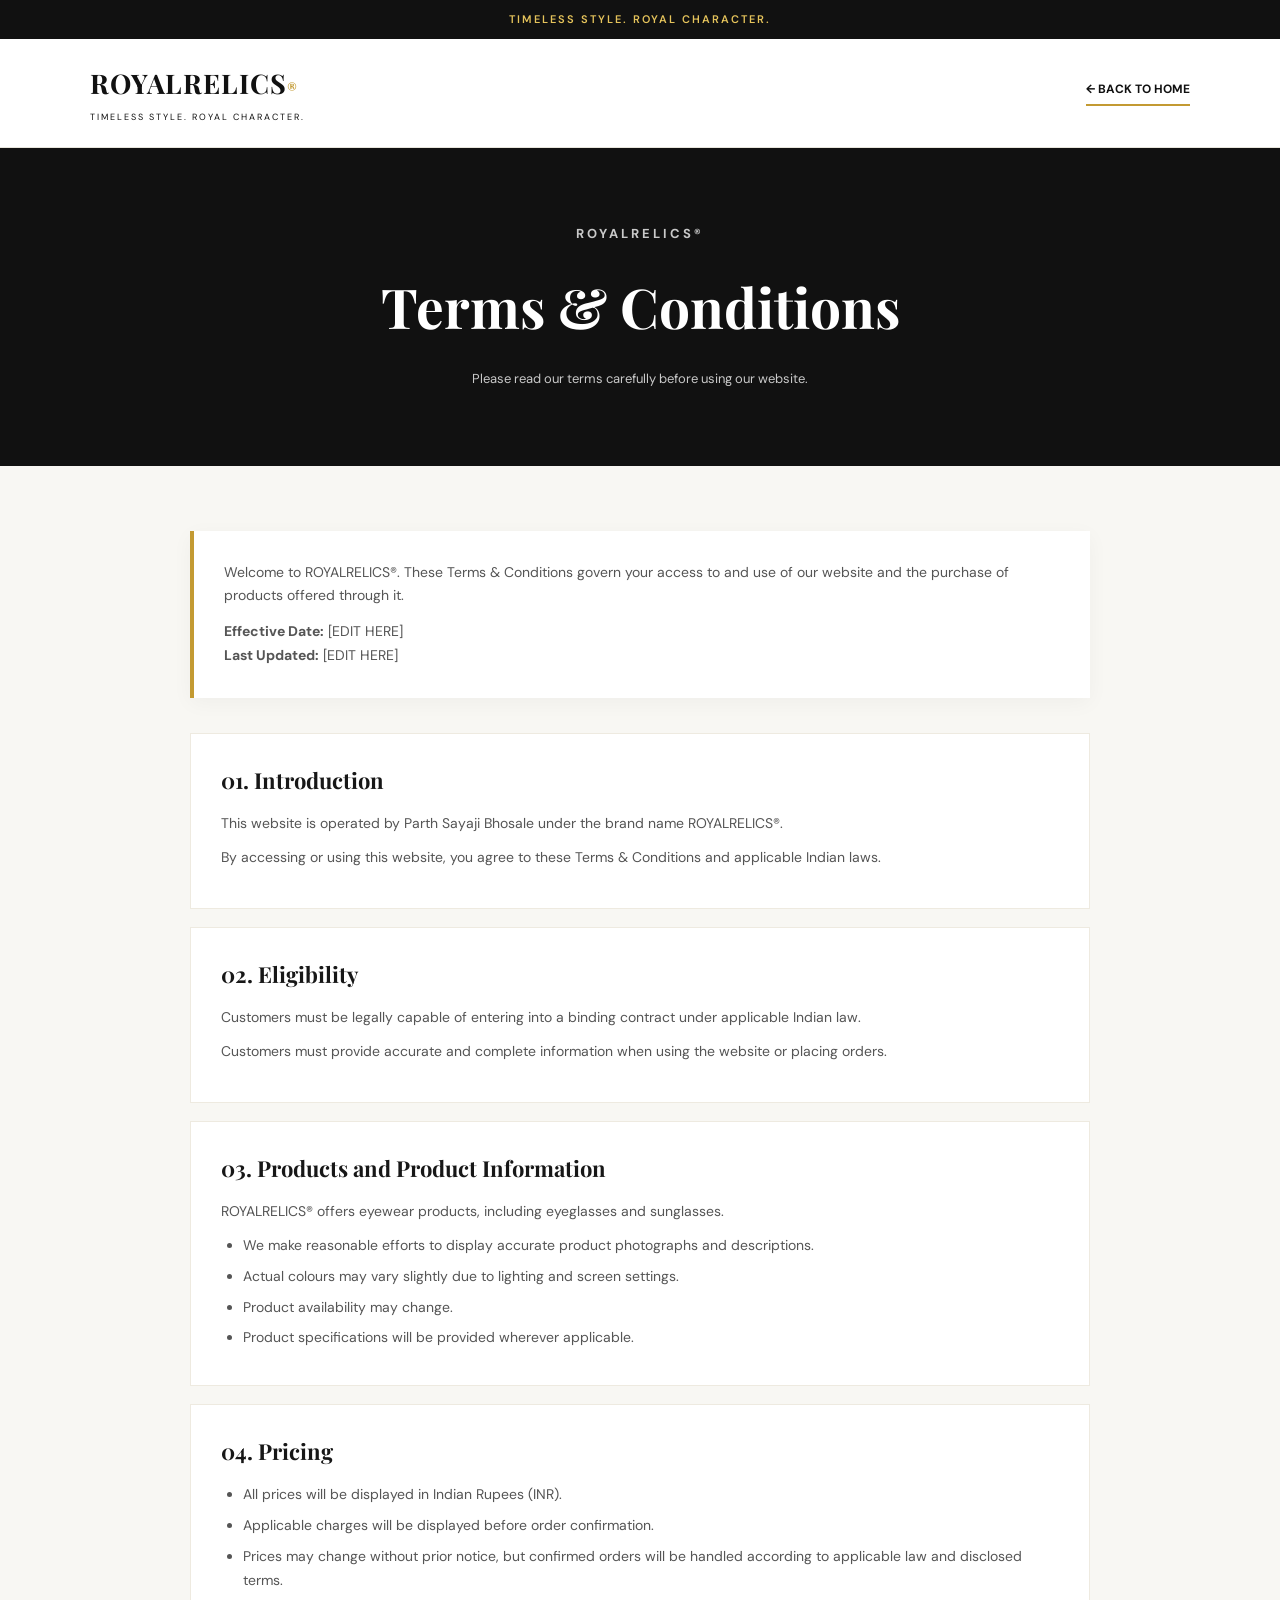
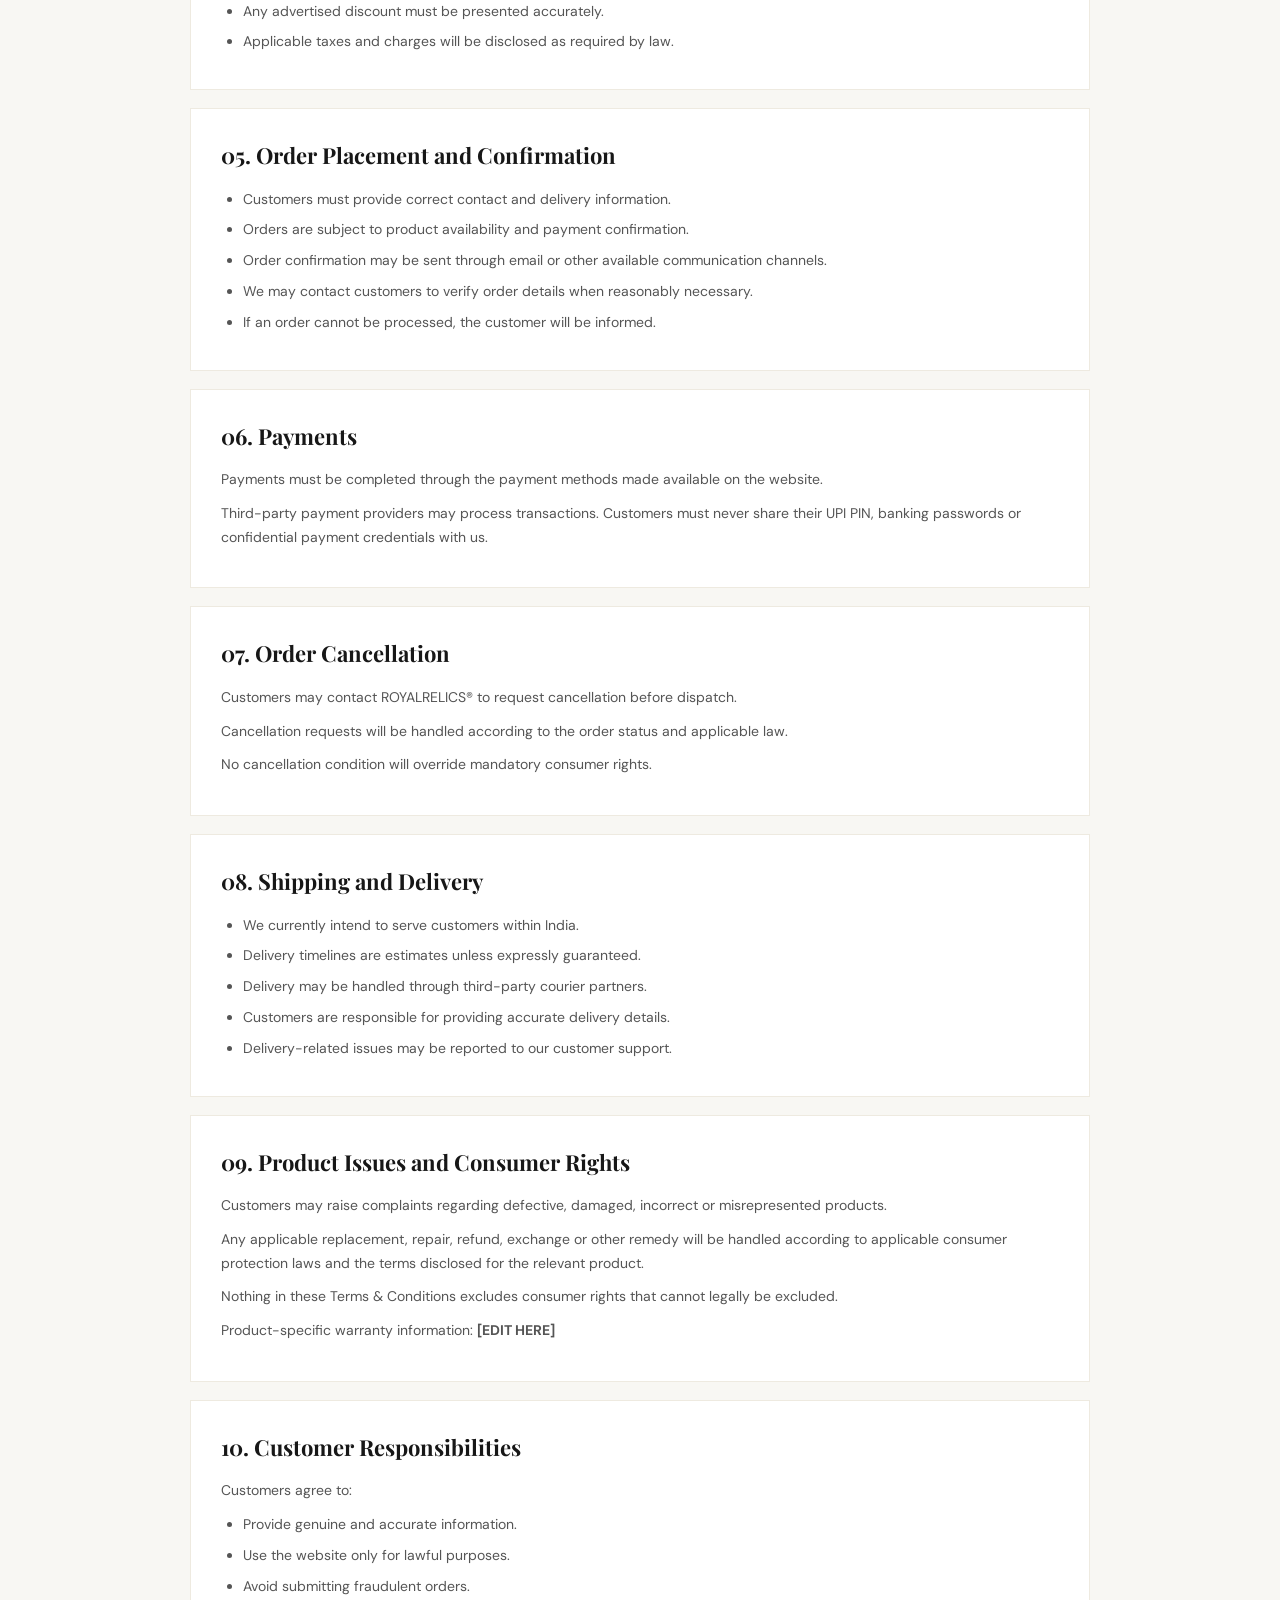
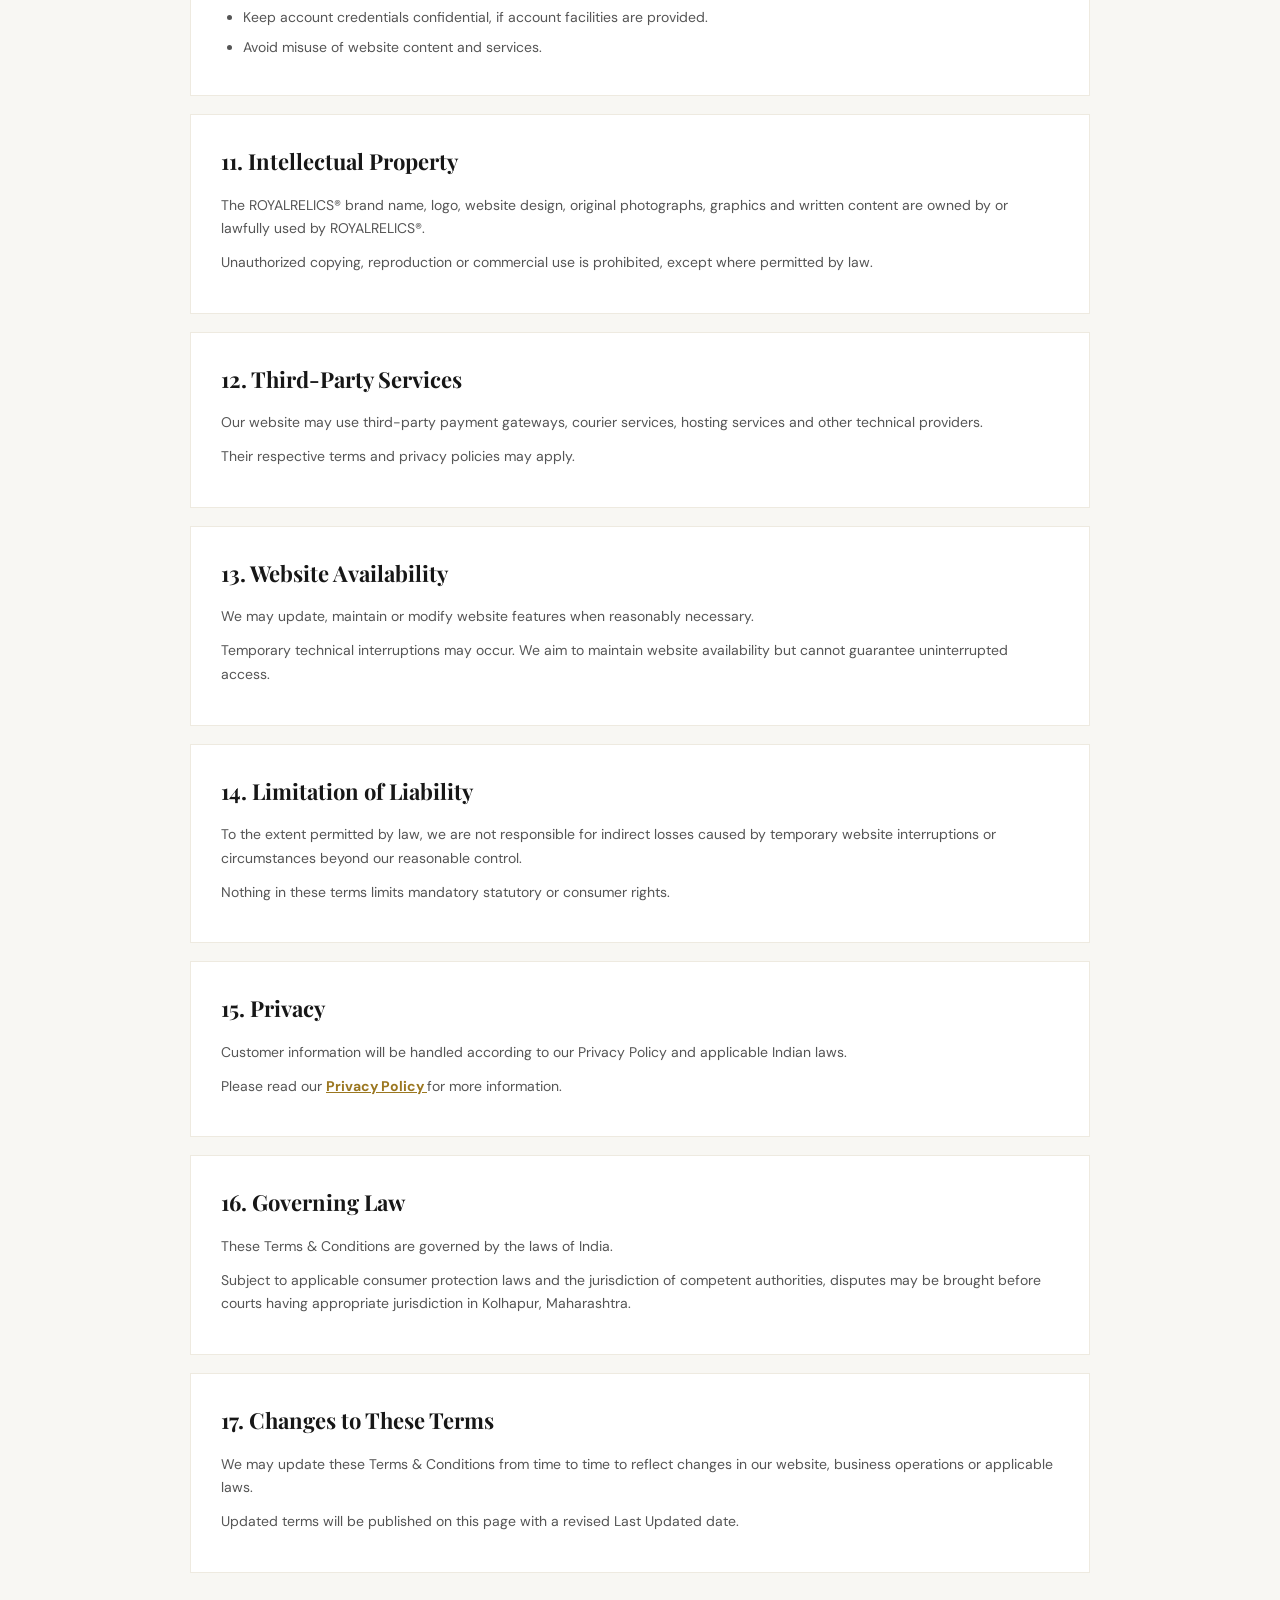
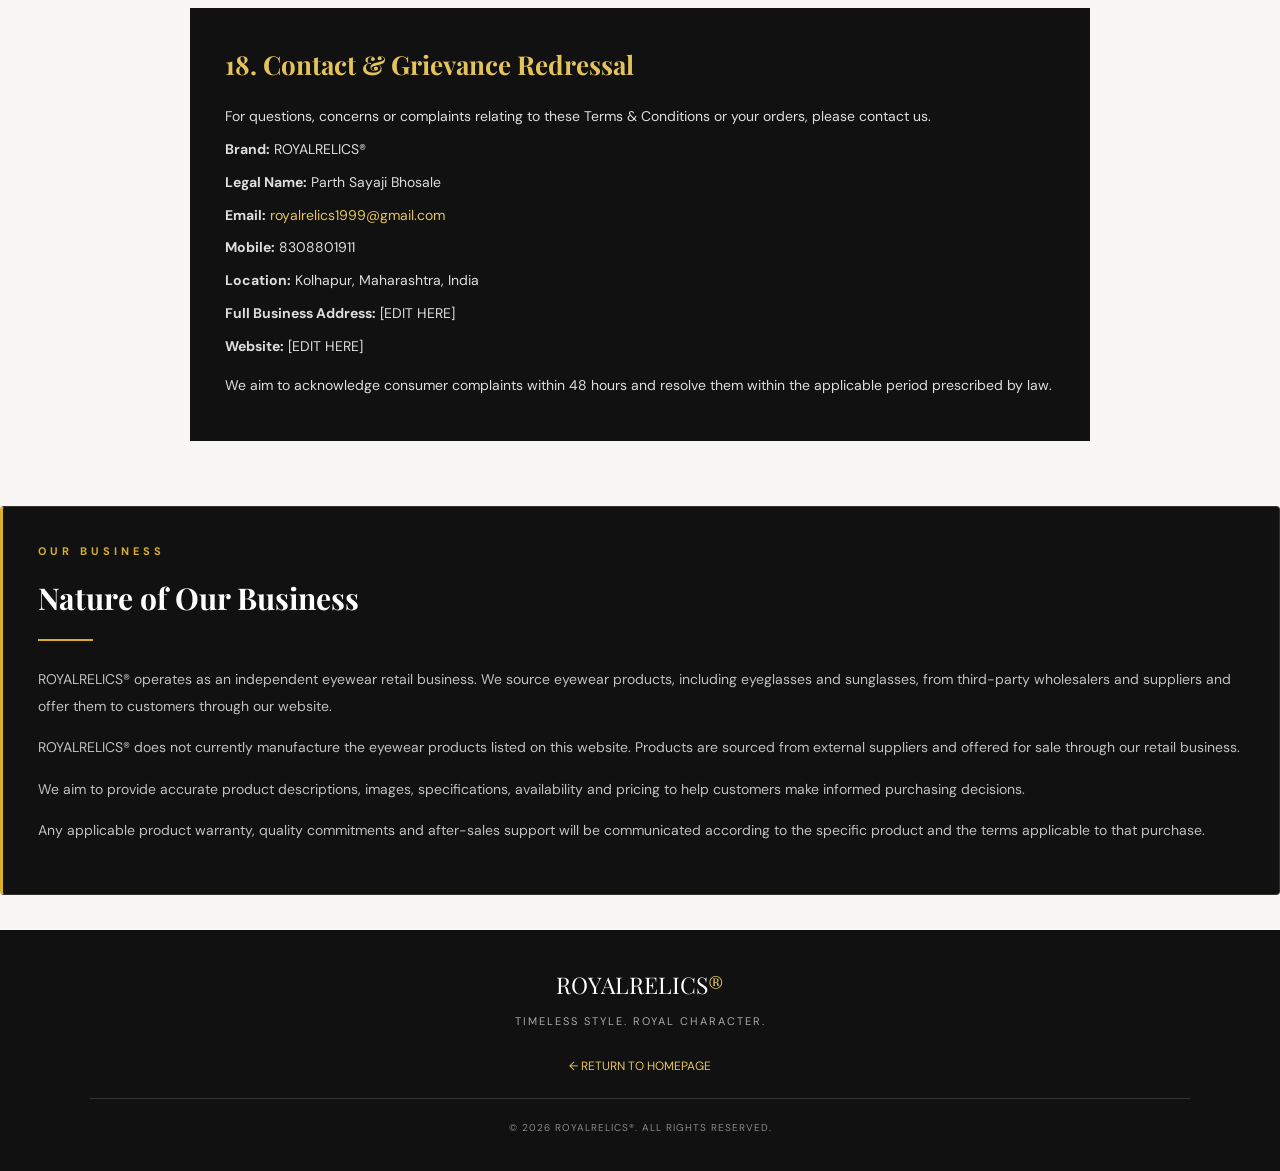
<file: terms-and-conditions.html>
<!DOCTYPE html>
<html lang="en">

<head>
  <meta charset="UTF-8">
  <meta name="viewport" content="width=device-width, initial-scale=1.0">

  <meta name="description" content="Read the Terms and Conditions of ROYALRELICS.">

  <title>Terms & Conditions | ROYALRELICS®</title>

  <link rel="preconnect" href="https://fonts.googleapis.com">
  <link rel="preconnect" href="https://fonts.gstatic.com" crossorigin>

  <link href="https://fonts.googleapis.com/css2?family=DM+Sans:wght@400;500;600;700&family=Playfair+Display:wght@500;600;700&display=swap" rel="stylesheet">

  <style>
    * {
      margin: 0;
      padding: 0;
      box-sizing: border-box;
    }

    body {
      font-family: 'DM Sans', sans-serif;
      background: #f8f7f3;
      color: #171717;
      line-height: 1.7;
    }

    .announcement {
      background: #111;
      color: #e5c35b;
      text-align: center;
      padding: 10px;
      font-size: 11px;
      letter-spacing: 2px;
      font-weight: 600;
    }

    .header {
      background: #fff;
      padding: 22px 7%;
      display: flex;
      justify-content: space-between;
      align-items: center;
      border-bottom: 1px solid #e8e5dc;
    }

    .brand {
      text-decoration: none;
      color: #111;
    }

    .brand-name {
      font-family: 'Playfair Display', serif;
      font-size: 27px;
      font-weight: 700;
      letter-spacing: 1px;
    }

    .brand-name span {
      color: #c39a32;
      font-size: 15px;
    }

    .tagline {
      font-size: 9px;
      letter-spacing: 2px;
      margin-top: 3px;
    }

    .home-link {
      text-decoration: none;
      color: #111;
      font-size: 12px;
      font-weight: 700;
      border-bottom: 2px solid #c39a32;
      padding-bottom: 5px;
    }

    .page-hero {
      background: #111;
      color: white;
      text-align: center;
      padding: 75px 20px;
    }

    .eyebrow {
      color: #e5c35b;
      font-size: 11px;
      letter-spacing: 3px;
      font-weight: 700;
    }

    .page-hero h1 {
      font-family: 'Playfair Display', serif;
      font-size: clamp(34px, 6vw, 55px);
      margin: 15px 0;
    }

    .page-hero p {
      color: #c9c9c9;
      font-size: 13px;
    }

    .policy-container {
      max-width: 950px;
      margin: 65px auto;
      padding: 0 25px;
    }

    .policy-intro {
      background: white;
      padding: 30px;
      border-left: 4px solid #c39a32;
      margin-bottom: 35px;
      box-shadow: 0 5px 20px rgba(0,0,0,0.04);
    }

    .policy-intro p {
      font-size: 14px;
      color: #555;
    }

    .policy-section {
      background: white;
      padding: 28px 30px;
      margin-bottom: 18px;
      border: 1px solid #eeeae0;
    }

    .policy-section h2 {
      font-family: 'Playfair Display', serif;
      font-size: 22px;
      margin-bottom: 13px;
      color: #171717;
    }

    .policy-section p {
      font-size: 14px;
      color: #555;
      margin-bottom: 10px;
    }

    .policy-section ul {
      padding-left: 22px;
      color: #555;
      font-size: 14px;
    }

    .policy-section li {
      margin-bottom: 7px;
    }

    .contact-box {
      background: #111;
      color: white;
      padding: 35px;
      margin-top: 35px;
    }

    .contact-box h2 {
      font-family: 'Playfair Display', serif;
      font-size: 26px;
      margin-bottom: 18px;
      color: #e5c35b;
    }

    .contact-box p {
      font-size: 14px;
      margin-bottom: 9px;
      color: #ddd;
    }

    .contact-box a {
      color: #e5c35b;
      text-decoration: none;
    }

    .footer {
      background: #111;
      color: white;
      padding: 35px 7%;
      text-align: center;
    }

    .footer-brand {
      font-family: 'Playfair Display', serif;
      font-size: 23px;
      color: white;
      margin-bottom: 8px;
    }

    .footer-brand span {
      color: #e5c35b;
    }

    .footer p {
      color: #aaa;
      font-size: 11px;
      letter-spacing: 2px;
      margin-bottom: 20px;
    }

    .footer a {
      color: #e5c35b;
      text-decoration: none;
      font-size: 12px;
    }

    .footer-bottom {
      border-top: 1px solid #333;
      padding-top: 20px;
      margin-top: 20px;
      color: #888;
      font-size: 10px;
      letter-spacing: 1px;
    }

    @media (max-width: 600px) {
      .header {
        padding: 18px 5%;
      }

      .brand-name {
        font-size: 21px;
      }

      .tagline {
        font-size: 7px;
        letter-spacing: 1px;
      }

      .home-link {
        font-size: 10px;
      }

      .page-hero {
        padding: 55px 15px;
      }

      .policy-container {
        margin: 35px auto;
        padding: 0 15px;
      }

      .policy-intro,
      .policy-section {
        padding: 22px 18px;
      }

      .policy-section h2 {
        font-size: 19px;
      }

      .policy-section p,
      .policy-section ul {
        font-size: 13px;
      }

      .contact-box {
        padding: 25px 20px;
      }
    }
  </style>

</head>

<body>

  <div class="announcement">
    TIMELESS STYLE. ROYAL CHARACTER.
  </div>

  <header class="header">

    <a href="index.html" class="brand">
      <div class="brand-name">ROYALRELICS<span>®</span></div>
      <div class="tagline">TIMELESS STYLE. ROYAL CHARACTER.</div>
    </a>

    <a href="index.html" class="home-link">
      ← BACK TO HOME
    </a>

  </header>

  <section class="page-hero">
    <p class="eyebrow">ROYALRELICS®</p>
    <h1>Terms & Conditions</h1>
    <p>Please read our terms carefully before using our website.</p>
  </section>

  <main class="policy-container">

    <div class="policy-intro">
      <p>
        Welcome to ROYALRELICS®. These Terms & Conditions
        govern your access to and use of our website and
        the purchase of products offered through it.
      </p>

      <p style="margin-top:12px;">
        <strong>Effective Date:</strong> [EDIT HERE]<br>
        <strong>Last Updated:</strong> [EDIT HERE]
      </p>
    </div>

    <section class="policy-section">
      <h2>01. Introduction</h2>
      <p>
        This website is operated by Parth Sayaji Bhosale
        under the brand name ROYALRELICS®.
      </p>
      <p>
        By accessing or using this website, you agree to
        these Terms & Conditions and applicable Indian laws.
      </p>
    </section>

    <section class="policy-section">
      <h2>02. Eligibility</h2>
      <p>
        Customers must be legally capable of entering into
        a binding contract under applicable Indian law.
      </p>
      <p>
        Customers must provide accurate and complete
        information when using the website or placing orders.
      </p>
    </section>

    <section class="policy-section">
      <h2>03. Products and Product Information</h2>
      <p>
        ROYALRELICS® offers eyewear products, including
        eyeglasses and sunglasses.
      </p>
      <ul>
        <li>We make reasonable efforts to display accurate product photographs and descriptions.</li>
        <li>Actual colours may vary slightly due to lighting and screen settings.</li>
        <li>Product availability may change.</li>
        <li>Product specifications will be provided wherever applicable.</li>
      </ul>
    </section>

    <section class="policy-section">
      <h2>04. Pricing</h2>
      <ul>
        <li>All prices will be displayed in Indian Rupees (INR).</li>
        <li>Applicable charges will be displayed before order confirmation.</li>
        <li>Prices may change without prior notice, but confirmed orders will be handled according to applicable law and disclosed terms.</li>
        <li>Any advertised discount must be presented accurately.</li>
        <li>Applicable taxes and charges will be disclosed as required by law.</li>
      </ul>
    </section>

    <section class="policy-section">
      <h2>05. Order Placement and Confirmation</h2>
      <ul>
        <li>Customers must provide correct contact and delivery information.</li>
        <li>Orders are subject to product availability and payment confirmation.</li>
        <li>Order confirmation may be sent through email or other available communication channels.</li>
        <li>We may contact customers to verify order details when reasonably necessary.</li>
        <li>If an order cannot be processed, the customer will be informed.</li>
      </ul>
    </section>

    <section class="policy-section">
      <h2>06. Payments</h2>
      <p>
        Payments must be completed through the payment
        methods made available on the website.
      </p>
      <p>
        Third-party payment providers may process transactions.
        Customers must never share their UPI PIN, banking
        passwords or confidential payment credentials with us.
      </p>
    </section>

    <section class="policy-section">
      <h2>07. Order Cancellation</h2>
      <p>
        Customers may contact ROYALRELICS® to request
        cancellation before dispatch.
      </p>
      <p>
        Cancellation requests will be handled according
        to the order status and applicable law.
      </p>
      <p>
        No cancellation condition will override mandatory
        consumer rights.
      </p>
    </section>

    <section class="policy-section">
      <h2>08. Shipping and Delivery</h2>
      <ul>
        <li>We currently intend to serve customers within India.</li>
        <li>Delivery timelines are estimates unless expressly guaranteed.</li>
        <li>Delivery may be handled through third-party courier partners.</li>
        <li>Customers are responsible for providing accurate delivery details.</li>
        <li>Delivery-related issues may be reported to our customer support.</li>
      </ul>
    </section>

    <section class="policy-section">
      <h2>09. Product Issues and Consumer Rights</h2>
      <p>
        Customers may raise complaints regarding defective,
        damaged, incorrect or misrepresented products.
      </p>
      <p>
        Any applicable replacement, repair, refund, exchange
        or other remedy will be handled according to applicable
        consumer protection laws and the terms disclosed
        for the relevant product.
      </p>
      <p>
        Nothing in these Terms & Conditions excludes
        consumer rights that cannot legally be excluded.
      </p>
      <p>
        Product-specific warranty information:
        <strong>[EDIT HERE]</strong>
      </p>
    </section>

    <section class="policy-section">
      <h2>10. Customer Responsibilities</h2>
      <p>Customers agree to:</p>
      <ul>
        <li>Provide genuine and accurate information.</li>
        <li>Use the website only for lawful purposes.</li>
        <li>Avoid submitting fraudulent orders.</li>
        <li>Keep account credentials confidential, if account facilities are provided.</li>
        <li>Avoid misuse of website content and services.</li>
      </ul>
    </section>

    <section class="policy-section">
      <h2>11. Intellectual Property</h2>
      <p>
        The ROYALRELICS® brand name, logo, website design,
        original photographs, graphics and written content
        are owned by or lawfully used by ROYALRELICS®.
      </p>
      <p>
        Unauthorized copying, reproduction or commercial
        use is prohibited, except where permitted by law.
      </p>
    </section>

    <section class="policy-section">
      <h2>12. Third-Party Services</h2>
      <p>
        Our website may use third-party payment gateways,
        courier services, hosting services and other
        technical providers.
      </p>
      <p>
        Their respective terms and privacy policies may apply.
      </p>
    </section>

    <section class="policy-section">
      <h2>13. Website Availability</h2>
      <p>
        We may update, maintain or modify website features
        when reasonably necessary.
      </p>
      <p>
        Temporary technical interruptions may occur.
        We aim to maintain website availability but cannot
        guarantee uninterrupted access.
      </p>
    </section>

    <section class="policy-section">
      <h2>14. Limitation of Liability</h2>
      <p>
        To the extent permitted by law, we are not responsible
        for indirect losses caused by temporary website
        interruptions or circumstances beyond our reasonable
        control.
      </p>
      <p>
        Nothing in these terms limits mandatory statutory
        or consumer rights.
      </p>
    </section>

    <section class="policy-section">
      <h2>15. Privacy</h2>
      <p>
        Customer information will be handled according
        to our Privacy Policy and applicable Indian laws.
      </p>
      <p>
        Please read our
        <a href="privacy-policy.html" style="color:#9b7720;font-weight:700;">
          Privacy Policy
        </a>
        for more information.
      </p>
    </section>

    <section class="policy-section">
      <h2>16. Governing Law</h2>
      <p>
        These Terms & Conditions are governed by the laws
        of India.
      </p>
      <p>
        Subject to applicable consumer protection laws
        and the jurisdiction of competent authorities,
        disputes may be brought before courts having
        appropriate jurisdiction in Kolhapur, Maharashtra.
      </p>
    </section>

    <section class="policy-section">
      <h2>17. Changes to These Terms</h2>
      <p>
        We may update these Terms & Conditions from time
        to time to reflect changes in our website,
        business operations or applicable laws.
      </p>
      <p>
        Updated terms will be published on this page
        with a revised Last Updated date.
      </p>
    </section>

    <div class="contact-box">

      <h2>18. Contact & Grievance Redressal</h2>

      <p>
        For questions, concerns or complaints relating
        to these Terms & Conditions or your orders,
        please contact us.
      </p>

      <p><strong>Brand:</strong> ROYALRELICS®</p>

      <p><strong>Legal Name:</strong> Parth Sayaji Bhosale</p>

      <p>
        <strong>Email:</strong>
        <a href="mailto:royalrelics1999@gmail.com">
          royalrelics1999@gmail.com
        </a>
      </p>

      <p><strong>Mobile:</strong> 8308801911</p>

      <p><strong>Location:</strong> Kolhapur, Maharashtra, India</p>

      <p><strong>Full Business Address:</strong> [EDIT HERE]</p>

      <p><strong>Website:</strong> [EDIT HERE]</p>

      <p style="margin-top:15px;">
        We aim to acknowledge consumer complaints within
        48 hours and resolve them within the applicable
        period prescribed by law.
      </p>

    </div>

  </main>
  <!-- BUSINESS MODEL SECTION -->
<section class="business-info">

    <div class="business-label">OUR BUSINESS</div>

    <h2>Nature of Our Business</h2>

    <div class="business-line"></div>

    <p>
        ROYALRELICS® operates as an independent eyewear
        retail business. We source eyewear products,
        including eyeglasses and sunglasses, from
        third-party wholesalers and suppliers and
        offer them to customers through our website.
    </p>

    <p>
        ROYALRELICS® does not currently manufacture
        the eyewear products listed on this website.
        Products are sourced from external suppliers
        and offered for sale through our retail business.
    </p>

    <p>
        We aim to provide accurate product descriptions,
        images, specifications, availability and pricing
        to help customers make informed purchasing
        decisions.
    </p>

    <p>
        Any applicable product warranty, quality
        commitments and after-sales support will be
        communicated according to the specific product
        and the terms applicable to that purchase.
    </p>

</section>

<style>
.business-info {
    background: #111;
    border: 1px solid #34302a;
    border-left: 3px solid #d9ae28;
    padding: 35px;
    margin: 35px 0;
    border-radius: 4px;
}

.business-label {
    color: #d9ae28;
    font-size: 11px;
    letter-spacing: 4px;
    font-weight: 700;
    margin-bottom: 12px;
}

.business-info h2 {
    color: #fff;
    font-family: 'Playfair Display', serif;
    font-size: 30px;
    margin-bottom: 15px;
}

.business-line {
    width: 55px;
    height: 2px;
    background: #d9ae28;
    margin-bottom: 25px;
}

.business-info p {
    color: #c0c0c0;
    font-size: 14px;
    line-height: 1.9;
    margin-bottom: 15px;
}

@media(max-width:600px) {
    .business-info {
        padding: 23px 18px;
    }

    .business-info h2 {
        font-size: 25px;
    }
}
</style>
  <footer class="footer">

    <div class="footer-brand">
      ROYALRELICS<span>®</span>
    </div>

    <p>TIMELESS STYLE. ROYAL CHARACTER.</p>

    <a href="index.html">← RETURN TO HOMEPAGE</a>

    <div class="footer-bottom">
      © 2026 ROYALRELICS®. ALL RIGHTS RESERVED.
    </div>

  </footer>

</body>
</html>
</file>
<file: style.css>
:root {
  --accent: #f6c900;       /* yellow accent */
  --ink: #11110f;          /* main text */
  --paper: #f6f5f1;        /* warm background */
  --muted: #77756f;
  --line: #dedbd3;
  --font-body: "DM Sans", Arial, sans-serif;
  --font-display: "Playfair Display", Georgia, serif;
  --page-width: 1440px;
}
*{box-sizing:border-box}
html{scroll-behavior:smooth}
body{margin:0;color:var(--ink);background:#fff;font-family:var(--font-body);font-size:14px}
a{color:inherit;text-decoration:none}
button,input,select{font:inherit}
button{cursor:pointer}
.announcement{height:35px;background:#080808;color:#fff;display:flex;align-items:center;justify-content:center;gap:25px;font-size:11px;letter-spacing:1.5px}
.announcement-note{color:#aaa}
.site-header{height:88px;background:var(--accent);display:flex;align-items:center;justify-content:space-between;padding:0 5.5%;position:relative;z-index:5}
.brand{font-size:26px;letter-spacing:2px;font-weight:700;line-height:1}
.brand span{font-size:10px;vertical-align:top;letter-spacing:0}
.main-nav{display:flex;gap:30px;align-items:center}
.main-nav a,.cart-trigger{font-size:10px;font-weight:700;letter-spacing:1.5px}
.main-nav a:hover,.footer a:hover{opacity:.55}
.header-actions{display:flex;align-items:center;gap:22px}
.icon-btn{border:0;background:transparent;color:var(--ink);font-size:25px;padding:5px}
.cart-trigger{font-size:10px}
.cart-trigger span{display:inline-grid;place-items:center;background:var(--ink);color:white;border-radius:50%;width:19px;height:19px;margin-left:5px}
.menu-toggle{display:none}
.search-panel{display:none;background:#fff;padding:18px 5.5%;border-bottom:1px solid var(--line);gap:15px}
.search-panel.open{display:flex}
.search-panel input{flex:1;border:0;outline:0;font-size:18px}
.text-btn{border:0;background:none;font-size:10px;letter-spacing:1px}
.hero{height:min(720px,75vw);min-height:530px;position:relative;background:#49351f;overflow:hidden;color:white}
.hero-image,.hero-shade{position:absolute;inset:0}
.hero-image{background:url("https://images.unsplash.com/photo-1511499767150-a48a237f0083?auto=format&fit=crop&w=2000&q=90") center 48%/cover}
.hero-shade{background:linear-gradient(90deg,rgba(10,8,5,.62),rgba(10,8,5,.08) 78%)}
.hero-copy{position:absolute;left:10%;top:50%;transform:translateY(-50%);max-width:540px}
.eyebrow{font-size:10px;letter-spacing:2.4px;font-weight:700;color:var(--muted);margin:0 0 20px}
.eyebrow.light{color:#e8e2d7}
h1,h2,h3,p{margin-top:0}
.hero h1{font:600 clamp(48px,7vw,92px)/.98 var(--font-display);letter-spacing:-2px;margin:0 0 22px}
.hero h1 em,.feature-copy h2 em{font-weight:500}
.hero-sub{font-size:14px;line-height:1.8;color:#eee;margin-bottom:30px}
.button{display:inline-flex;align-items:center;justify-content:center;gap:28px;padding:17px 22px;font-size:10px;letter-spacing:1.4px;font-weight:700;border:1px solid transparent;transition:.2s}
.button-yellow{background:var(--accent);color:#111}
.button-yellow:hover{background:#fff}
.hero-index{position:absolute;right:5.5%;bottom:28px;font-size:10px;letter-spacing:2px}
.intro-strip{min-height:75px;background:var(--accent);display:flex;align-items:center;justify-content:center;gap:35px;font-size:10px;letter-spacing:2px;font-weight:700}
.intro-strip p{margin:0}
.intro-strip span{font-size:16px}
.category-section,.products-section{max-width:var(--page-width);margin:auto;padding:100px 6%}
.section-heading{display:flex;justify-content:space-between;align-items:end;gap:30px;margin-bottom:35px}
.section-heading h2,.story-section h2,.newsletter h2{font:600 clamp(32px,4vw,52px)/1.08 var(--font-display);letter-spacing:-1px;margin:0}
.section-description{max-width:310px;color:var(--muted);line-height:1.8;margin:0 0 4px}
.category-grid{display:grid;grid-template-columns:1fr 1fr;gap:18px}
.category-card{height:500px;position:relative;overflow:hidden;background-size:cover;background-position:center;display:flex;align-items:end;padding:35px;color:white}
.category-card:before{content:"";position:absolute;inset:0;background:linear-gradient(0deg,rgba(0,0,0,.62),transparent 70%);transition:.3s}
.category-card:hover:before{background:linear-gradient(0deg,rgba(0,0,0,.75),rgba(0,0,0,.08))}
.category-one{background-image:url("https://images.unsplash.com/photo-1574258495973-f010dfbb5371?auto=format&fit=crop&w=1100&q=85")}
.category-two{background-image:url("https://images.unsplash.com/photo-1511499767150-a48a237f0083?auto=format&fit=crop&w=1100&q=85")}
.category-card div{position:relative}
.category-card span{font-size:10px;letter-spacing:2px}
.category-card h3{font:600 42px var(--font-display);margin:12px 0 20px}
.category-card b{font-size:10px;letter-spacing:1.5px;border-bottom:1px solid white;padding-bottom:7px}
.products-section{padding-top:40px}
.product-controls{display:flex;gap:10px}
.product-controls input,.product-controls select{border:1px solid var(--line);background:white;padding:12px 14px;font-size:11px;min-width:145px;outline-color:var(--accent)}
.product-grid{display:grid;grid-template-columns:repeat(4,1fr);gap:16px}
.product-card{min-width:0}
.product-image{height:270px;background:#f1f0ec;position:relative;overflow:hidden}
.product-image img{width:100%;height:100%;object-fit:cover;mix-blend-mode:multiply;transition:transform .5s}
.product-card:hover .product-image img{transform:scale(1.06)}
.product-tag{position:absolute;top:12px;left:12px;background:var(--accent);padding:7px 9px;font-size:9px;letter-spacing:1px}
.product-info{padding:16px 2px 20px;display:flex;justify-content:space-between;gap:10px}
.product-info h3{font-size:12px;letter-spacing:1px;margin:0 0 7px}
.product-info p{font-size:11px;color:var(--muted);margin:0}
.product-price{font-size:12px;font-weight:700;white-space:nowrap}
.add-button{width:100%;border:1px solid var(--ink);background:white;padding:12px;font-size:9px;letter-spacing:1.5px;font-weight:700;transition:.2s}
.add-button:hover{background:var(--ink);color:white}
.feature-banner{min-height:520px;background:#201c17;color:white;display:grid;grid-template-columns:1fr 1fr}
.feature-photo{background:url("https://images.unsplash.com/photo-1508296695146-257a814070b4?auto=format&fit=crop&w=1200&q=85") center/cover}
.feature-copy{padding:80px 10%;display:flex;flex-direction:column;justify-content:center;align-items:flex-start}
.feature-copy h2{font:600 clamp(36px,4.5vw,58px)/1.1 var(--font-display);margin:0 0 22px}
.feature-copy>p:not(.eyebrow){color:#c8c2b9;line-height:1.9;max-width:400px;margin-bottom:28px}
.button-outline{border-color:#aaa;color:white}
.button-outline:hover{background:white;color:#111}
.story-section{text-align:center;padding:110px 20px;max-width:700px;margin:auto}
.story-section h2{font-size:clamp(40px,5vw,62px);margin-bottom:22px}
.story-section>p:not(.eyebrow){line-height:2;color:var(--muted);max-width:570px;margin:0 auto 28px}
.underlined-link{font-size:10px;font-weight:700;letter-spacing:1.5px;border-bottom:1px solid;padding-bottom:7px}
.newsletter{background:var(--accent);padding:55px 8%;display:flex;align-items:center;justify-content:space-between;gap:35px;flex-wrap:wrap}
.newsletter .eyebrow{margin-bottom:10px;color:#4b410e}
.newsletter h2{font-size:34px;margin-bottom:9px}
.newsletter p{margin-bottom:0;font-size:12px}
.newsletter form{display:flex;border-bottom:1px solid #111;min-width:min(420px,100%)}
.newsletter input{flex:1;min-width:0;border:0;background:transparent;padding:14px 0;outline:0;font-size:12px}
.newsletter form button{border:0;background:transparent;font-size:10px;font-weight:700;letter-spacing:1px}
.newsletter-message{width:100%;font-size:12px}
.footer{background:#10100f;color:#eee;padding:55px 6% 20px}
.footer-top{display:flex;justify-content:space-between;align-items:center;padding-bottom:40px;border-bottom:1px solid #727263}
.footer-brand{font-size:40px;color:var(--accent)}
.footer-top p{font-size:10px;letter-spacing:2px;margin:0;color:#aaa}
.footer-columns{display:grid;grid-template-columns:repeat(4,1fr);gap:25px;padding:38px 0 55px}
.footer-columns h4{font-size:10px;letter-spacing:1.5px;color:#999;margin:0 0 18px}
.footer-columns a{display:block;font-size:12px;margin:12px 0;color:#eee}
.footer-note{font:500 27px/1.3 var(--font-display);color:var(--accent);justify-self:end}
.footer-bottom{border-top:1px solid #393936;padding-top:18px;display:flex;justify-content:space-between;color:#888;font-size:9px;letter-spacing:1px}
.overlay{position:fixed;inset:0;background:rgba(0,0,0,.45);z-index:8;opacity:0;visibility:hidden;transition:.25s}
.overlay.show{opacity:1;visibility:visible}
.cart-drawer{position:fixed;right:0;top:0;height:100%;width:min(420px,92vw);background:white;z-index:9;transform:translateX(105%);transition:.3s;display:flex;flex-direction:column;padding:25px}
.cart-drawer.open{transform:translateX(0)}
.cart-head{display:flex;justify-content:space-between;align-items:center;border-bottom:1px solid var(--line);padding-bottom:18px}
.cart-head h3{font:600 26px var(--font-display);margin:0}
.cart-head h3 span{font:12px var(--font-body);color:var(--muted)}
.cart-items{flex:1;overflow:auto;padding:20px 0}
.empty-cart{color:var(--muted);font-size:13px}
.cart-row{display:flex;justify-content:space-between;gap:15px;padding:12px 0;border-bottom:1px solid var(--line);font-size:12px}
.cart-row button{border:0;background:none;text-decoration:underline;font-size:10px}
.cart-bottom{border-top:1px solid var(--line);padding-top:20px}
.cart-bottom>div{display:flex;justify-content:space-between;margin-bottom:18px}
.button-dark{width:100%;background:#111;color:#fff}
.cart-bottom small{display:block;text-align:center;color:var(--muted);margin-top:12px;font-size:10px}
@media(max-width:520px) {
    .brand {
        font-size: 18px;
        letter-spacing: 1px;
    }
}
@media(max-width:768px){
 .site-header{height:76px;padding:0 5%}.menu-toggle{display:block;order:0}.brand{font-size:29px;position:absolute;left:50%;transform:translateX(-50%)}.header-actions{gap:10px}.main-nav{display:none;position:absolute;top:76px;left:0;right:0;background:var(--accent);padding:20px 6% 28px;flex-direction:column;align-items:flex-start;gap:22px}.main-nav.open{display:flex}
 .announcement{font-size:9px;letter-spacing:1px}.announcement-note{display:none}
 .hero{min-height:590px;height:75vh}.hero-copy{left:7%;right:7%}
 .category-section,.products-section{padding:70px 5%}.category-card{height:390px}
 .product-grid{grid-template-columns:repeat(2,1fr);gap:12px}.product-image{height:230px}
 .feature-banner{grid-template-columns:1fr}.feature-photo{min-height:340px}.feature-copy{padding:55px 8%}
 .section-heading{align-items:flex-start;flex-direction:column}.product-controls{width:100%}.product-controls input{flex:1}
}
 @media(max-width:520px){
 .announcement{height:30px}.site-header{height:68px}.main-nav{top:68px}.brand{font-size:25px;letter-spacing:3px}.header-actions{gap:5px}.icon-btn{font-size:21px}.cart-trigger{font-size:9px}
 .hero{min-height:590px}.hero-image{background-position:57% center}.hero h1{font-size:54px}.hero-copy{left:7%}.hero-sub{font-size:12px}
 .intro-strip{gap:12px;min-height:60px;font-size:8px;letter-spacing:1px}.intro-strip span{font-size:12px}
 .category-grid{grid-template-columns:1fr}.category-card{height:390px}.category-card h3{font-size:36px}
 .product-grid{gap:18px 10px}.product-image{height:180px}.product-info{display:block}.product-price{display:block;margin-top:8px}
 .product-controls{flex-direction:column}.product-controls input,.product-controls select{width:100%}
 .newsletter{padding:45px 7%}.newsletter h2{font-size:29px}.newsletter form{min-width:100%}
 .footer-top{align-items:flex-start;gap:20px;flex-direction:column}.footer-columns{grid-template-columns:1fr 1fr}.footer-note{justify-self:start}.footer-bottom{gap:12px;flex-direction:column}
}
/* ===== ROYALRELICS LOGO ===== */

.brand {
    display: flex;
    flex-direction: column;
    align-items: center;
    justify-content: center;
    text-decoration: none;
    color: #000;
}

.brand-name {
    font-family: Arial, Helvetica, sans-serif;
    font-size: 26px;
    font-weight: 700;
    letter-spacing: 2px;
    line-height: 1;
}

.brand-name sup {
    font-size: 9px;
    vertical-align: top;
}

.brand-tagline {
    margin-top: 5px;
    font-size: 7px;
    font-weight: 600;
    letter-spacing: 1px;
    white-space: nowrap;
}

/* ===== MOBILE ===== */

@media (max-width: 768px) {

    .brand {
        position: absolute;
        left: 50%;
        transform: translateX(-50%);
    }

    .brand-name {
        font-size: 20px;
    }

    .brand-tagline {
        font-size: 6px;
        margin-top: 4px;
    }
}

/* ===== ROYALRELICS PRODUCT DETAILS ===== */

.product-modal {
  display: none;
  position: fixed;
  inset: 0;
  z-index: 100;
  background: rgba(0,0,0,0.75);
  align-items: center;
  justify-content: center;
  padding: 20px;
}

.product-modal.open {
  display: flex;
}

.product-modal-content {
  position: relative;
  background: #fff;
  width: 100%;
  max-width: 850px;
  max-height: 85vh;
  overflow-y: auto;
  padding: 35px;
  border-radius: 4px;
}

.product-modal-close {
  position: absolute;
  top: 12px;
  right: 18px;
  border: 0;
  background: transparent;
  font-size: 25px;
  cursor: pointer;
  z-index: 5;
}

.product-detail-layout {
  display: grid;
  grid-template-columns: 1fr 1fr;
  gap: 30px;
  align-items: center;
}

.product-detail-image {
  width: 100%;
  height: 350px;
  background: #f4f3ef;
  display: flex;
  align-items: center;
  justify-content: center;
  overflow: hidden;
}

.product-detail-image img {
  width: 100%;
  height: 100%;
  object-fit: contain;
}

.product-detail-info h2 {
  font-family: var(--font-display);
  font-size: 34px;
  margin: 15px 0;
}

.product-detail-info p {
  color: var(--muted);
  line-height: 1.8;
}

.product-detail-price {
  font-size: 23px;
  font-weight: 700;
  margin: 20px 0;
}

.product-detail-info .add-button {
  background: #111;
  color: #fff;
  padding: 16px;
}

@media(max-width:600px) {
  .product-modal {
    padding: 10px;
  }

  .product-modal-content {
    padding: 45px 18px 20px;
    max-height: 90vh;
  }

  .product-detail-layout {
    grid-template-columns: 1fr;
    gap: 18px;
  }

  .product-detail-image {
    height: 240px;
  }

  .product-detail-info h2 {
    font-size: 27px;
  }
}
/* ROYALRELICS automatic product photo slider */
.product-slider {
  position: relative;
  background: #f7f7f5;
}
.product-slider img {
  display: block;
  width: 100%;
  height: 100%;
  object-fit: contain;
  padding: 10px;
  transition: opacity .25s ease;
}
.product-slide-arrow {
  position: absolute;
  top: 50%;
  transform: translateY(-50%);
  width: 38px;
  height: 38px;
  border: 0;
  border-radius: 50%;
  background: rgba(255,255,255,.92);
  color: #111;
  font-size: 16px;
  display: grid;
  place-items: center;
  box-shadow: 0 2px 12px rgba(0,0,0,.12);
  z-index: 2;
}
.product-slide-prev { left: 12px; }
.product-slide-next { right: 12px; }
.product-slide-arrow:hover { background: #f6c900; }
.product-slide-counter {
  position: absolute;
  right: 14px;
  bottom: 12px;
  background: rgba(0,0,0,.68);
  color: #fff;
  padding: 6px 10px;
  border-radius: 20px;
  font-size: 10px;
  letter-spacing: 1px;
}
@media(max-width:600px) {
  .product-slider { height: 240px; }
}
.footer-brand {
  color: #ffffff !important;
}

.footer-brand span {
  color: #ffffff !important;
}
.feature-photo {
    background-image: url("./royalrelics-hero.png");
    background-size: cover;
    background-position: center;
    background-repeat: no-repeat;
}

/* ROYALRELICS PREMIUM BRAND EXPERIENCE */

.brand-experience {
  background: #0b0b0b;
  color: #ffffff;
  padding: 100px 7%;
  text-align: center;
}

.experience-heading {
  max-width: 800px;
  margin: 0 auto 65px;
}

.experience-heading .eyebrow {
  color: #d9ae28;
  letter-spacing: 4px;
  font-size: 11px;
  font-weight: 700;
}

.experience-heading h2 {
  font-family: 'Playfair Display', serif;
  font-size: clamp(38px, 5vw, 65px);
  line-height: 1.15;
  margin: 22px 0;
  font-weight: 500;
}

.experience-heading h2 em {
  color: #d9ae28;
}

.experience-intro {
  color: #aaa;
  font-size: 15px;
  max-width: 550px;
  margin: auto;
}

.experience-grid {
  display: grid;
  grid-template-columns: repeat(3, 1fr);
  gap: 22px;
  max-width: 1200px;
  margin: auto;
  text-align: left;
}

.experience-card {
  background: #141414;
  border: 1px solid #292929;
  padding: 35px 28px;
  min-height: 280px;
  transition: 0.3s ease;
}

.experience-card:hover {
  border-color: #d9ae28;
  transform: translateY(-6px);
}

.experience-number {
  color: #d9ae28;
  font-size: 10px;
  letter-spacing: 2px;
}

.experience-icon {
  color: #d9ae28;
  font-size: 35px;
  margin: 28px 0 15px;
}

.experience-card h3 {
  color: #fff;
  font-family: 'Playfair Display', serif;
  font-size: 23px;
  font-weight: 500;
  margin-bottom: 15px;
}

.experience-card p {
  color: #aaa;
  font-size: 13px;
  line-height: 1.9;
}

.experience-bottom {
  margin: 55px auto 0;
}

.experience-bottom p {
  color: #d9ae28;
  font-size: 11px;
  letter-spacing: 3px;
  margin-bottom: 25px;
}

.experience-button {
  display: inline-block;
  border: 1px solid #d9ae28;
  color: #d9ae28;
  padding: 15px 30px;
  text-decoration: none;
  font-size: 11px;
  letter-spacing: 2px;
  transition: 0.3s;
}

.experience-button:hover {
  background: #d9ae28;
  color: #080808;
}

/* MOBILE RESPONSIVE */

@media (max-width: 768px) {
  .brand-experience {
    padding: 70px 20px;
  }

  .experience-heading {
    margin-bottom: 40px;
  }

  .experience-grid {
    grid-template-columns: 1fr;
    gap: 16px;
  }

  .experience-card {
    min-height: auto;
    padding: 28px 24px;
  }

  .experience-card h3 {
    font-size: 22px;
  }

  .experience-bottom {
    margin-top: 40px;
  }
}


/* ==========================================
   ROYALRELICS NUMBERED PRODUCT CARDS
========================================== */
.product-grid {
  align-items: start;
}
.collection-section-title {
  grid-column: 1 / -1;
  width: 100%;
  margin: 42px 0 -8px;
  padding-bottom: 15px;
  border-bottom: 1px solid var(--line);
  font: 600 clamp(25px, 3vw, 38px)/1.1 var(--font-display);
  letter-spacing: .5px;
}
.collection-section-subtitle {
  grid-column: 1 / -1;
  margin: -2px 0 10px;
  color: var(--muted);
  font-size: 12px;
  letter-spacing: .4px;
}
.product-number {
  position: absolute;
  z-index: 2;
  top: 12px;
  right: 12px;
  width: 32px;
  height: 32px;
  display: grid;
  place-items: center;
  background: rgba(255,255,255,.92);
  color: #111;
  border: 1px solid rgba(0,0,0,.12);
  border-radius: 50%;
  font-size: 10px;
  font-weight: 700;
  letter-spacing: 1px;
}
.product-image {
  cursor: pointer;
}
.product-image img {
  object-fit: contain;
  padding: 12px;
}
.view-product {
  position: absolute;
  left: 12px;
  bottom: 12px;
  padding: 8px 10px;
  background: rgba(10,10,10,.82);
  color: #fff;
  font-size: 9px;
  letter-spacing: 1.2px;
  opacity: 0;
  transform: translateY(5px);
  transition: .25s ease;
}
.product-card:hover .view-product,
.product-image:focus-visible .view-product {
  opacity: 1;
  transform: translateY(0);
}
.no-frames {
  grid-column: 1 / -1;
  color: var(--muted);
  padding: 25px 0;
}

/* ==========================================
   FOUR-PHOTO PRODUCT DETAIL GALLERY
========================================== */
.product-gallery-wrap {
  min-width: 0;
}
.product-thumbnails {
  display: grid;
  grid-template-columns: repeat(4, minmax(0, 1fr));
  gap: 9px;
  margin-top: 10px;
}
.product-thumbnail {
  height: 78px;
  padding: 4px;
  border: 1px solid var(--line);
  background: #f7f7f5;
  cursor: pointer;
  overflow: hidden;
  transition: border-color .2s, transform .2s;
}
.product-thumbnail:hover,
.product-thumbnail.active {
  border: 2px solid var(--accent);
  transform: translateY(-2px);
}
.product-thumbnail img {
  display: block;
  width: 100%;
  height: 100%;
  object-fit: contain;
}
.product-detail-image {
  height: 340px;
}
.product-detail-image img {
  object-fit: contain;
}
@media(max-width:600px) {
  .product-detail-image {
    height: 230px;
  }
  .product-thumbnails {
    gap: 7px;
  }
  .product-thumbnail {
    height: 65px;
  }
  .collection-section-title {
    margin-top: 30px;
    font-size: 25px;
  }
  .product-number {
    width: 28px;
    height: 28px;
    font-size: 9px;
  }
}
</file>
